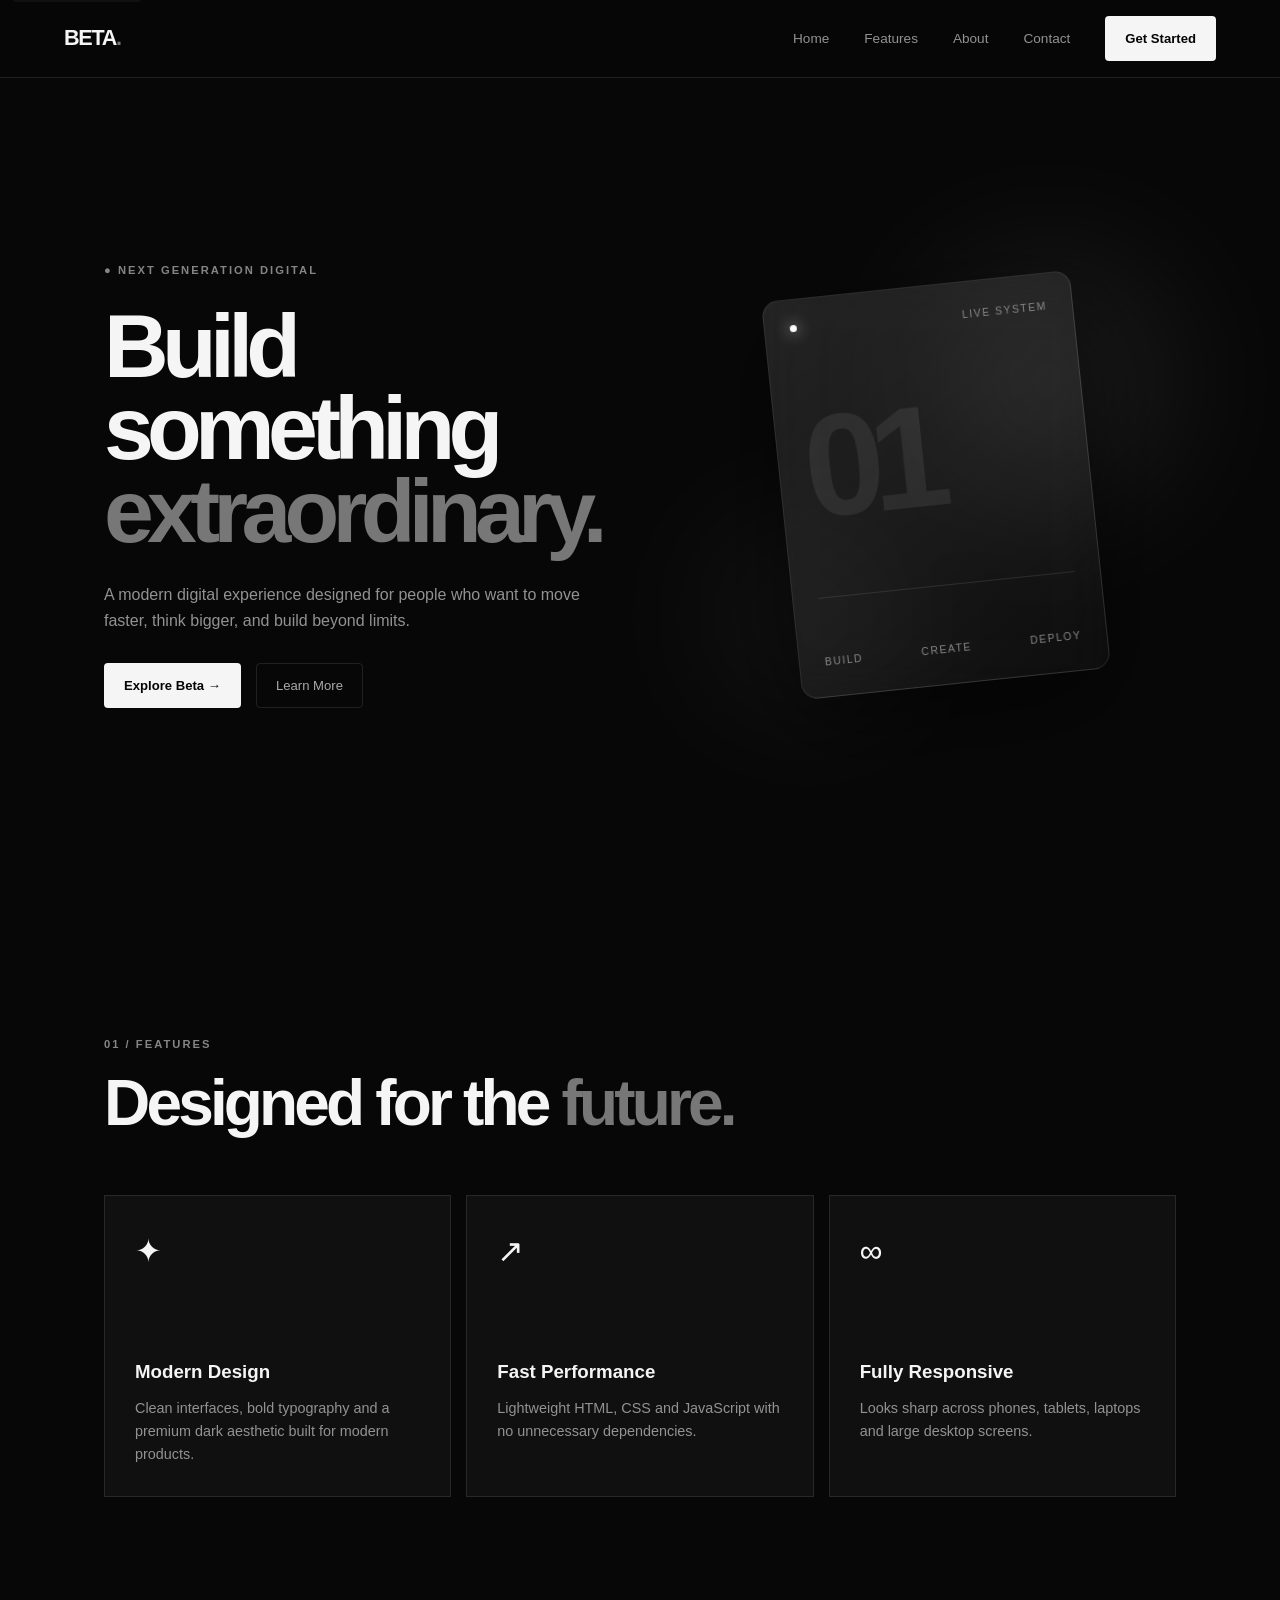
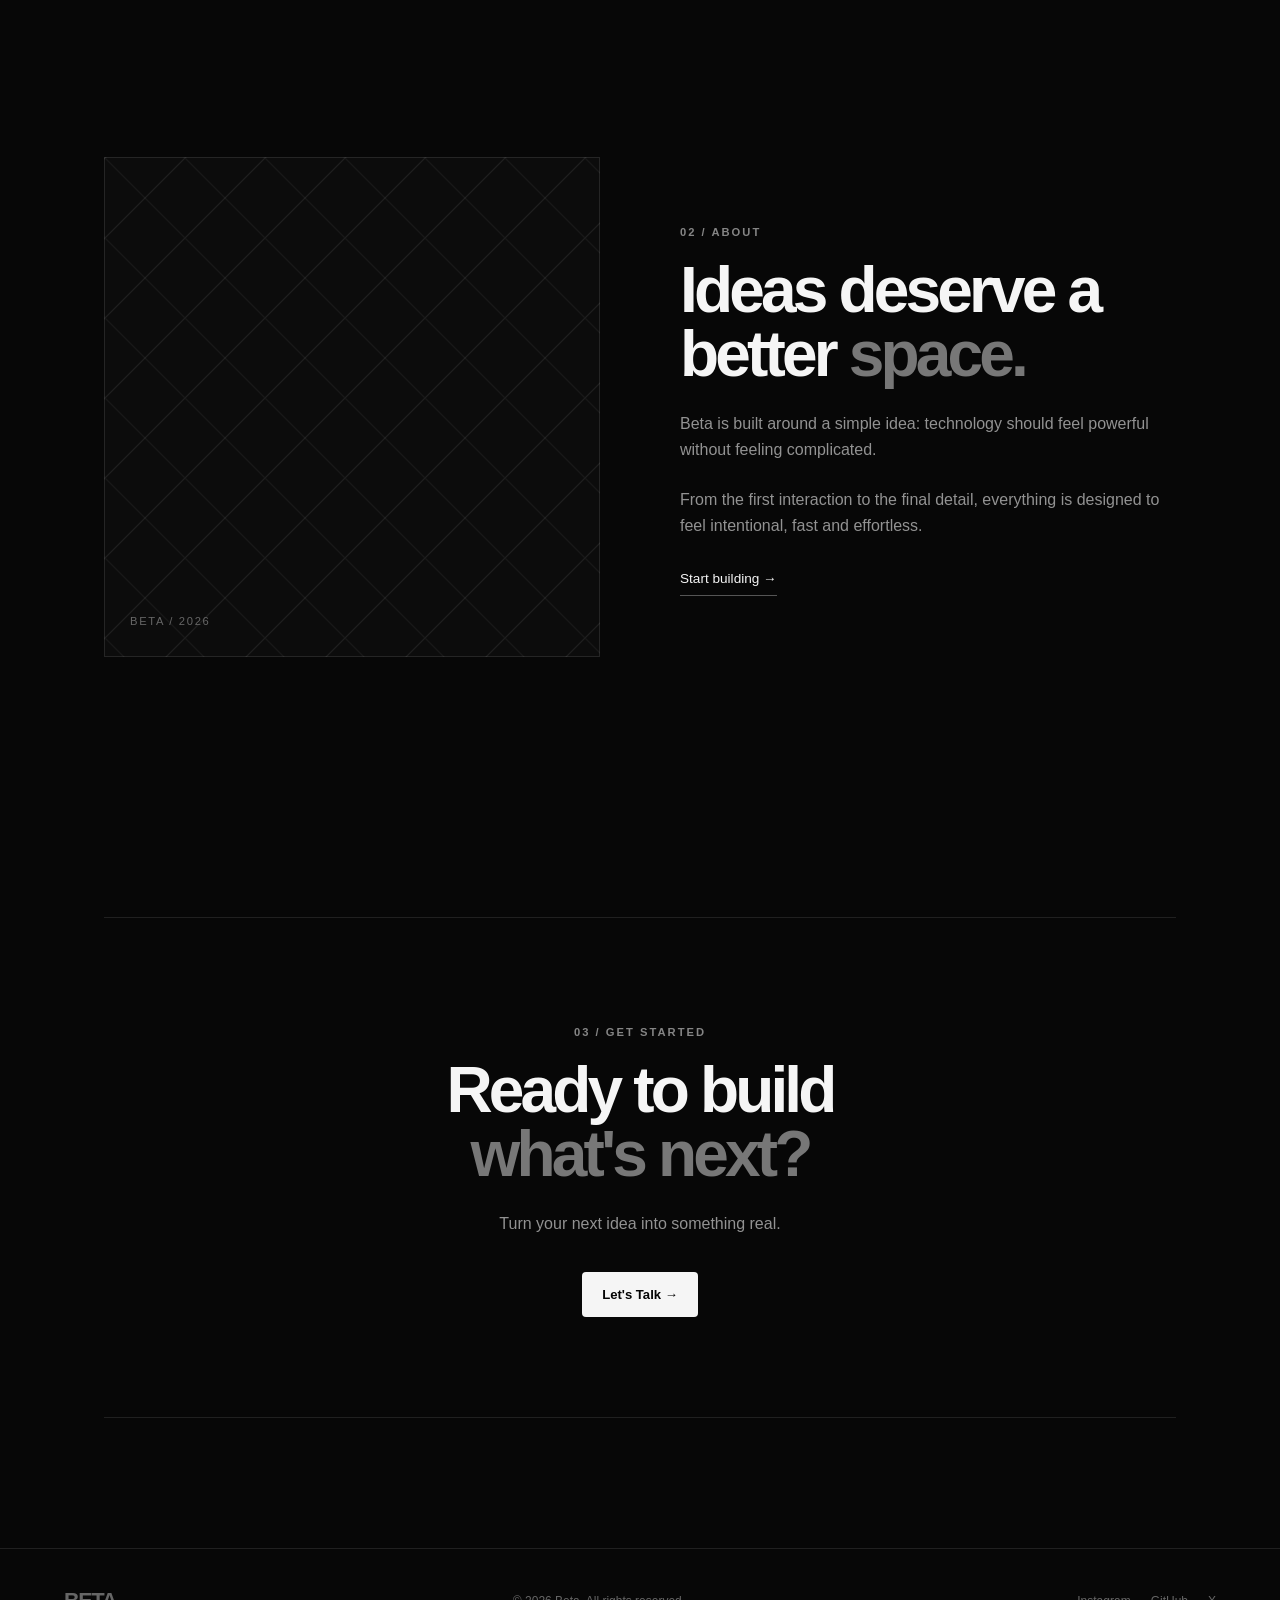
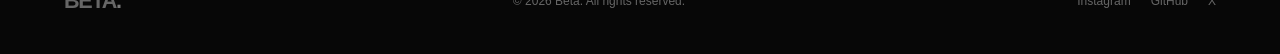
<file: index.html>
<!DOCTYPE html>
<html lang="en">
<head>
  <meta charset="UTF-8">
  <meta name="viewport" content="width=device-width, initial-scale=1.0">
  <meta name="description" content="Beta — a modern digital experience.">
  <title>Beta — Build Beyond Limits</title>
  <link rel="stylesheet" href="style.css">
</head>

<body>
  <a class="skip-link" href="#home">Skip to content</a>

  <header class="navbar">
    <a href="#" class="logo">BETA<span>.</span></a>

    <button class="menu-toggle" id="menuToggle" aria-label="Toggle menu" aria-expanded="false" aria-controls="navMenu">
      <span></span>
      <span></span>
      <span></span>
    </button>

    <nav id="navMenu" role="navigation" aria-hidden="true">
      <a href="#home">Home</a>
      <a href="#features">Features</a>
      <a href="#about">About</a>
      <a href="#contact">Contact</a>
    </nav>

    <a href="#contact" class="nav-button">Get Started</a>
  </header>

  <main>
    <section class="hero" id="home">
      <div class="hero-content">
        <div class="badge">● NEXT GENERATION DIGITAL</div>

        <h1>
          Build something
          <span>extraordinary.</span>
        </h1>

        <p>
          A modern digital experience designed for people who want
          to move faster, think bigger, and build beyond limits.
        </p>

        <div class="hero-actions">
          <a href="#features" class="primary-button">Explore Beta →</a>
          <a href="#about" class="secondary-button">Learn More</a>
        </div>
      </div>

      <div class="hero-visual">
        <div class="orb orb-one"></div>
        <div class="orb orb-two"></div>

        <div class="glass-card">
          <div class="card-top">
            <span class="status"></span>
            <span>LIVE SYSTEM</span>
          </div>

          <div class="card-number">01</div>

          <div class="card-line"></div>

          <div class="card-bottom">
            <span>BUILD</span>
            <span>CREATE</span>
            <span>DEPLOY</span>
          </div>
        </div>
      </div>
    </section>

    <section class="features section" id="features">
      <div class="section-heading">
        <span>01 / FEATURES</span>
        <h2>Designed for the <em>future.</em></h2>
      </div>

      <div class="feature-grid">
        <article class="feature-card">
          <div class="feature-icon">✦</div>
          <h3>Modern Design</h3>
          <p>
            Clean interfaces, bold typography and a premium dark
            aesthetic built for modern products.
          </p>
        </article>

        <article class="feature-card">
          <div class="feature-icon">↗</div>
          <h3>Fast Performance</h3>
          <p>
            Lightweight HTML, CSS and JavaScript with no unnecessary
            dependencies.
          </p>
        </article>

        <article class="feature-card">
          <div class="feature-icon">∞</div>
          <h3>Fully Responsive</h3>
          <p>
            Looks sharp across phones, tablets, laptops and large
            desktop screens.
          </p>
        </article>
      </div>
    </section>

    <section class="about section" id="about">
      <div class="about-image">
        <div class="about-grid"></div>
        <span>BETA / 2026</span>
      </div>

      <div class="about-content">
        <span class="section-label">02 / ABOUT</span>

        <h2>Ideas deserve a better <em>space.</em></h2>

        <p>
          Beta is built around a simple idea: technology should feel
          powerful without feeling complicated.
        </p>

        <p>
          From the first interaction to the final detail, everything
          is designed to feel intentional, fast and effortless.
        </p>

        <a href="#contact" class="text-link">Start building →</a>
      </div>
    </section>

    <section class="cta section" id="contact">
      <div class="cta-inner">
        <span class="section-label">03 / GET STARTED</span>

        <h2>Ready to build<br><em>what's next?</em></h2>

        <p>Turn your next idea into something real.</p>

        <a href="mailto:hello@example.com" class="primary-button">
          Let's Talk →
        </a>
      </div>
    </section>
  </main>

  <footer>
    <div class="footer-logo">BETA<span>.</span></div>

    <p>© <span id="year"></span> Beta. All rights reserved.</p>

    <div class="footer-links">
      <a href="#">Instagram</a>
      <a href="#">GitHub</a>
      <a href="#">X</a>
    </div>
  </footer>

  <script src="script.js"></script>
</body>
</html>
</file>
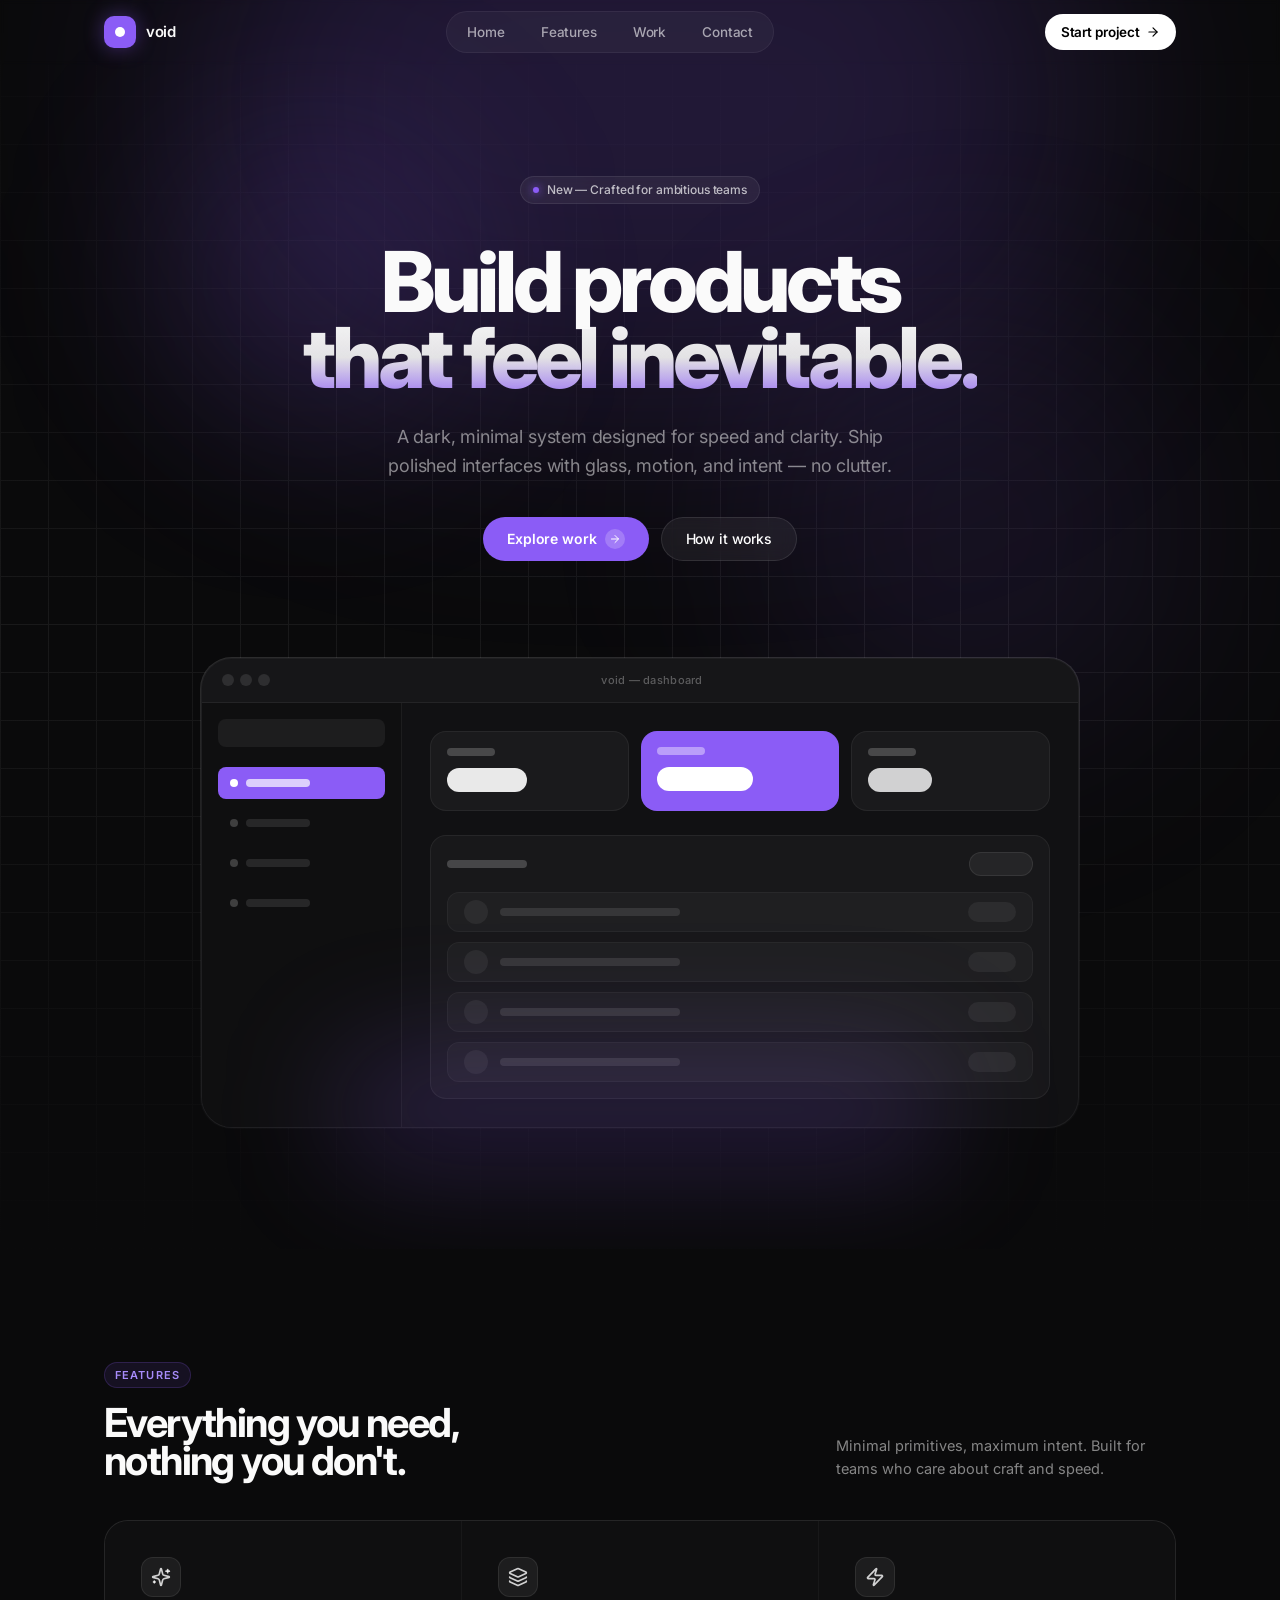
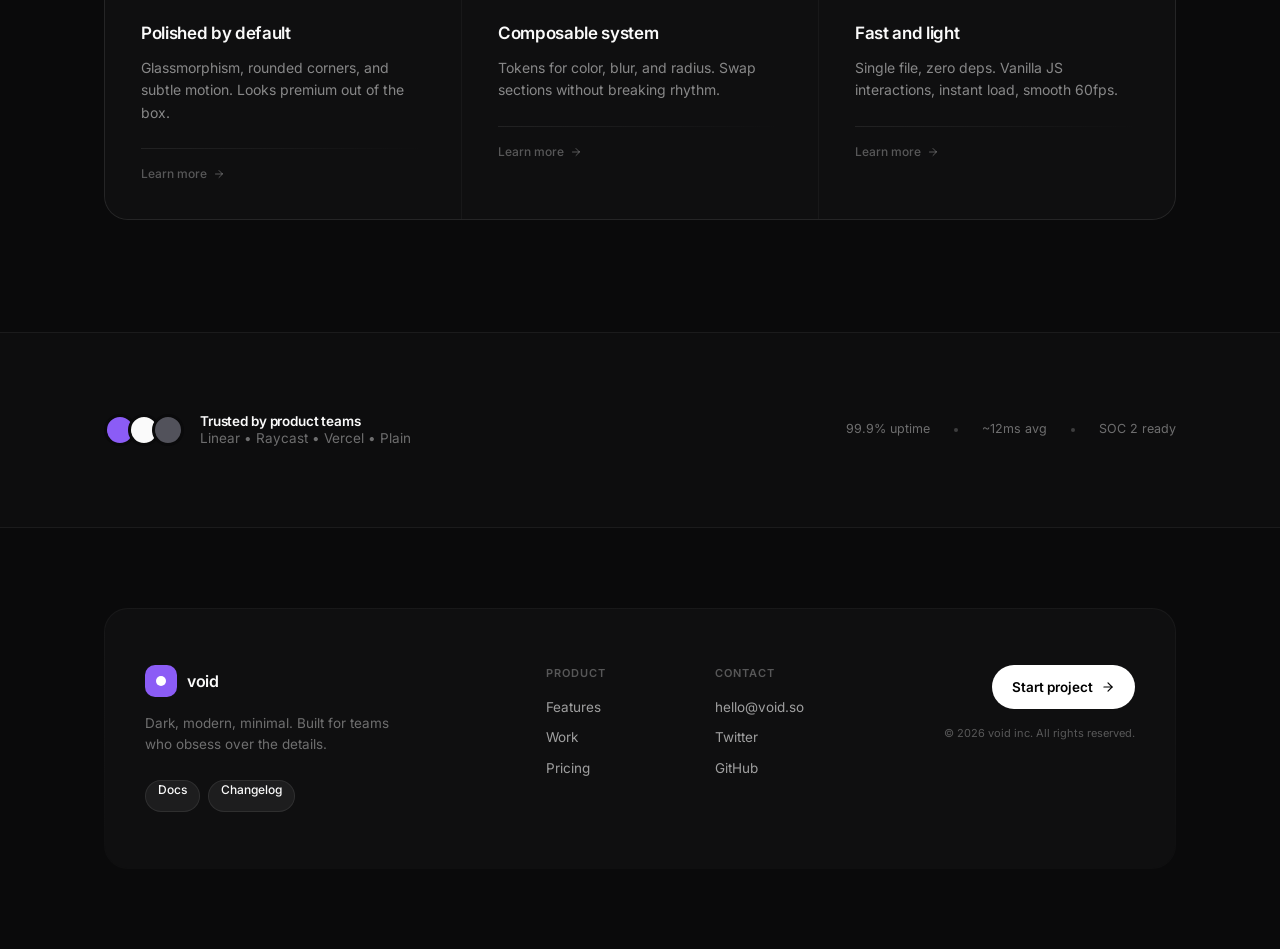
<file: dark.html>
<!DOCTYPE html>
<html lang="en">
<head>
  <meta charset="UTF-8">
  <meta name="viewport" content="width=device-width, initial-scale=1">
  <title>React Artifact</title>
  <style>*,:after,:before{--tw-border-spacing-x:0;--tw-border-spacing-y:0;--tw-translate-x:0;--tw-translate-y:0;--tw-rotate:0;--tw-skew-x:0;--tw-skew-y:0;--tw-scale-x:1;--tw-scale-y:1;--tw-pan-x: ;--tw-pan-y: ;--tw-pinch-zoom: ;--tw-scroll-snap-strictness:proximity;--tw-gradient-from-position: ;--tw-gradient-via-position: ;--tw-gradient-to-position: ;--tw-ordinal: ;--tw-slashed-zero: ;--tw-numeric-figure: ;--tw-numeric-spacing: ;--tw-numeric-fraction: ;--tw-ring-inset: ;--tw-ring-offset-width:0px;--tw-ring-offset-color:#fff;--tw-ring-color:rgba(59,130,246,.5);--tw-ring-offset-shadow:0 0 #0000;--tw-ring-shadow:0 0 #0000;--tw-shadow:0 0 #0000;--tw-shadow-colored:0 0 #0000;--tw-blur: ;--tw-brightness: ;--tw-contrast: ;--tw-grayscale: ;--tw-hue-rotate: ;--tw-invert: ;--tw-saturate: ;--tw-sepia: ;--tw-drop-shadow: ;--tw-backdrop-blur: ;--tw-backdrop-brightness: ;--tw-backdrop-contrast: ;--tw-backdrop-grayscale: ;--tw-backdrop-hue-rotate: ;--tw-backdrop-invert: ;--tw-backdrop-opacity: ;--tw-backdrop-saturate: ;--tw-backdrop-sepia: ;--tw-contain-size: ;--tw-contain-layout: ;--tw-contain-paint: ;--tw-contain-style: }::backdrop{--tw-border-spacing-x:0;--tw-border-spacing-y:0;--tw-translate-x:0;--tw-translate-y:0;--tw-rotate:0;--tw-skew-x:0;--tw-skew-y:0;--tw-scale-x:1;--tw-scale-y:1;--tw-pan-x: ;--tw-pan-y: ;--tw-pinch-zoom: ;--tw-scroll-snap-strictness:proximity;--tw-gradient-from-position: ;--tw-gradient-via-position: ;--tw-gradient-to-position: ;--tw-ordinal: ;--tw-slashed-zero: ;--tw-numeric-figure: ;--tw-numeric-spacing: ;--tw-numeric-fraction: ;--tw-ring-inset: ;--tw-ring-offset-width:0px;--tw-ring-offset-color:#fff;--tw-ring-color:rgba(59,130,246,.5);--tw-ring-offset-shadow:0 0 #0000;--tw-ring-shadow:0 0 #0000;--tw-shadow:0 0 #0000;--tw-shadow-colored:0 0 #0000;--tw-blur: ;--tw-brightness: ;--tw-contrast: ;--tw-grayscale: ;--tw-hue-rotate: ;--tw-invert: ;--tw-saturate: ;--tw-sepia: ;--tw-drop-shadow: ;--tw-backdrop-blur: ;--tw-backdrop-brightness: ;--tw-backdrop-contrast: ;--tw-backdrop-grayscale: ;--tw-backdrop-hue-rotate: ;--tw-backdrop-invert: ;--tw-backdrop-opacity: ;--tw-backdrop-saturate: ;--tw-backdrop-sepia: ;--tw-contain-size: ;--tw-contain-layout: ;--tw-contain-paint: ;--tw-contain-style: }/*! tailwindcss v3.4.18 | MIT License | https://tailwindcss.com*/*,:after,:before{box-sizing:border-box;border:0 solid #e5e7eb}:after,:before{--tw-content:""}:host,html{line-height:1.5;-webkit-text-size-adjust:100%;-moz-tab-size:4;-o-tab-size:4;tab-size:4;font-family:ui-sans-serif,system-ui,sans-serif,Apple Color Emoji,Segoe UI Emoji,Segoe UI Symbol,Noto Color Emoji;font-feature-settings:normal;font-variation-settings:normal;-webkit-tap-highlight-color:transparent}body{line-height:inherit}hr{height:0;color:inherit;border-top-width:1px}abbr:where([title]){-webkit-text-decoration:underline dotted;text-decoration:underline dotted}h1,h2,h3,h4,h5,h6{font-size:inherit;font-weight:inherit}a{color:inherit;text-decoration:inherit}b,strong{font-weight:bolder}code,kbd,pre,samp{font-family:ui-monospace,SFMono-Regular,Menlo,Monaco,Consolas,Liberation Mono,Courier New,monospace;font-feature-settings:normal;font-variation-settings:normal;font-size:1em}small{font-size:80%}sub,sup{font-size:75%;line-height:0;position:relative;vertical-align:baseline}sub{bottom:-.25em}sup{top:-.5em}table{text-indent:0;border-color:inherit;border-collapse:collapse}button,input,optgroup,select,textarea{font-family:inherit;font-feature-settings:inherit;font-variation-settings:inherit;font-size:100%;font-weight:inherit;line-height:inherit;letter-spacing:inherit;color:inherit;margin:0;padding:0}button,select{text-transform:none}button,input:where([type=button]),input:where([type=reset]),input:where([type=submit]){-webkit-appearance:button;background-color:transparent;background-image:none}:-moz-focusring{outline:auto}:-moz-ui-invalid{box-shadow:none}progress{vertical-align:baseline}::-webkit-inner-spin-button,::-webkit-outer-spin-button{height:auto}[type=search]{-webkit-appearance:textfield;outline-offset:-2px}::-webkit-search-decoration{-webkit-appearance:none}::-webkit-file-upload-button{-webkit-appearance:button;font:inherit}summary{display:list-item}blockquote,dd,dl,figure,h1,h2,h3,h4,h5,h6,hr,p,pre{margin:0}fieldset{margin:0}fieldset,legend{padding:0}menu,ol,ul{list-style:none;margin:0;padding:0}dialog{padding:0}textarea{resize:vertical}input::-moz-placeholder,textarea::-moz-placeholder{opacity:1;color:#9ca3af}input::placeholder,textarea::placeholder{opacity:1;color:#9ca3af}[role=button],button{cursor:pointer}:disabled{cursor:default}audio,canvas,embed,iframe,img,object,svg,video{display:block;vertical-align:middle}img,video{max-width:100%;height:auto}[hidden]:where(:not([hidden=until-found])){display:none}.pointer-events-none{pointer-events:none}.fixed{position:fixed}.absolute{position:absolute}.relative{position:relative}.inset-0{inset:0}.inset-x-0{left:0;right:0}.-bottom-10{bottom:-2.5rem}.-top-\[200px\]{top:-200px}.left-1\/2{left:50%}.left-\[12\%\]{left:12%}.right-\[8\%\]{right:8%}.top-0{top:0}.top-\[120px\]{top:120px}.top-\[320px\]{top:320px}.z-50{z-index:50}.mx-auto{margin-left:auto;margin-right:auto}.mb-10{margin-bottom:2.5rem}.mb-3{margin-bottom:.75rem}.mb-4{margin-bottom:1rem}.mb-6{margin-bottom:1.5rem}.ml-auto{margin-left:auto}.mt-16{margin-top:4rem}.mt-2\.5{margin-top:.625rem}.mt-4{margin-top:1rem}.mt-6{margin-top:1.5rem}.mt-8{margin-top:2rem}.mt-9{margin-top:2.25rem}.flex{display:flex}.inline-flex{display:inline-flex}.grid{display:grid}.hidden{display:none}.size-1{width:.25rem;height:.25rem}.size-1\.5{width:.375rem;height:.375rem}.size-10{width:2.5rem;height:2.5rem}.size-2{width:.5rem;height:.5rem}.size-2\.5{width:.625rem;height:.625rem}.size-3{width:.75rem;height:.75rem}.size-3\.5{width:.875rem;height:.875rem}.size-4{width:1rem;height:1rem}.size-5{width:1.25rem;height:1.25rem}.size-6{width:1.5rem;height:1.5rem}.size-8{width:2rem;height:2rem}.size-9{width:2.25rem;height:2.25rem}.h-10{height:2.5rem}.h-11{height:2.75rem}.h-12{height:3rem}.h-2{height:.5rem}.h-20{height:5rem}.h-5{height:1.25rem}.h-6{height:1.5rem}.h-7{height:1.75rem}.h-8{height:2rem}.h-9{height:2.25rem}.h-\[120px\]{height:120px}.h-\[320px\]{height:320px}.h-\[420px\]{height:420px}.h-\[44px\]{height:44px}.h-\[600px\]{height:600px}.h-\[64px\]{height:64px}.h-px{height:1px}.max-h-0{max-height:0}.max-h-\[320px\]{max-height:320px}.min-h-\[320px\]{min-height:320px}.min-h-screen{min-height:100vh}.w-12{width:3rem}.w-16{width:4rem}.w-20{width:5rem}.w-24{width:6rem}.w-\[320px\]{width:320px}.w-\[420px\]{width:420px}.w-\[70\%\]{width:70%}.w-\[900px\]{width:900px}.w-full{width:100%}.max-w-\[1120px\]{max-width:1120px}.max-w-\[140vw\]{max-width:140vw}.max-w-\[180px\]{max-width:180px}.max-w-\[260px\]{max-width:260px}.max-w-\[340px\]{max-width:340px}.max-w-\[520px\]{max-width:520px}.max-w-\[80vw\]{max-width:80vw}.max-w-\[880px\]{max-width:880px}.max-w-\[900px\]{max-width:900px}.max-w-\[90vw\]{max-width:90vw}.flex-1{flex:1 1 0%}.-translate-x-1\/2{--tw-translate-x:-50%}.-translate-x-1\/2,.translate-x-0{transform:translate(var(--tw-translate-x),var(--tw-translate-y)) rotate(var(--tw-rotate)) skewX(var(--tw-skew-x)) skewY(var(--tw-skew-y)) scaleX(var(--tw-scale-x)) scaleY(var(--tw-scale-y))}.translate-x-0{--tw-translate-x:0px}.transform{transform:translate(var(--tw-translate-x),var(--tw-translate-y)) rotate(var(--tw-rotate)) skewX(var(--tw-skew-x)) skewY(var(--tw-skew-y)) scaleX(var(--tw-scale-x)) scaleY(var(--tw-scale-y))}@keyframes pulse{50%{opacity:.5}}.animate-pulse{animation:pulse 2s cubic-bezier(.4,0,.6,1) infinite}.grid-cols-2{grid-template-columns:repeat(2,minmax(0,1fr))}.flex-col{flex-direction:column}.items-center{align-items:center}.justify-center{justify-content:center}.justify-between{justify-content:space-between}.gap-1{gap:.25rem}.gap-1\.5{gap:.375rem}.gap-10{gap:2.5rem}.gap-2{gap:.5rem}.gap-2\.5{gap:.625rem}.gap-3{gap:.75rem}.gap-4{gap:1rem}.gap-6{gap:1.5rem}.gap-8{gap:2rem}.gap-\[1px\]{gap:1px}.-space-x-2>:not([hidden])~:not([hidden]){--tw-space-x-reverse:0;margin-right:calc(-.5rem*var(--tw-space-x-reverse));margin-left:calc(-.5rem*(1 - var(--tw-space-x-reverse)))}.space-y-2>:not([hidden])~:not([hidden]){--tw-space-y-reverse:0;margin-top:calc(.5rem*(1 - var(--tw-space-y-reverse)));margin-bottom:calc(.5rem*var(--tw-space-y-reverse))}.space-y-2\.5>:not([hidden])~:not([hidden]){--tw-space-y-reverse:0;margin-top:calc(.625rem*(1 - var(--tw-space-y-reverse)));margin-bottom:calc(.625rem*var(--tw-space-y-reverse))}.space-y-3>:not([hidden])~:not([hidden]){--tw-space-y-reverse:0;margin-top:calc(.75rem*(1 - var(--tw-space-y-reverse)));margin-bottom:calc(.75rem*var(--tw-space-y-reverse))}.overflow-hidden{overflow:hidden}.overflow-x-hidden{overflow-x:hidden}.rounded{border-radius:.25rem}.rounded-\[10px\]{border-radius:10px}.rounded-\[12px\]{border-radius:12px}.rounded-\[16px\]{border-radius:16px}.rounded-\[23px\]{border-radius:23px}.rounded-\[24px\]{border-radius:24px}.rounded-full{border-radius:9999px}.rounded-lg{border-radius:.5rem}.rounded-xl{border-radius:.75rem}.border{border-width:1px}.border-\[3px\]{border-width:3px}.border-y{border-top-width:1px}.border-b,.border-y{border-bottom-width:1px}.border-r{border-right-width:1px}.border-t{border-top-width:1px}.border-\[\#0a0a0b\]{--tw-border-opacity:1;border-color:rgb(10 10 11/var(--tw-border-opacity,1))}.border-\[\#8b5cf6\]\/20{border-color:rgba(139,92,246,.2)}.border-transparent{border-color:transparent}.border-white\/\[0\.04\]{border-color:hsla(0,0%,100%,.04)}.border-white\/\[0\.06\]{border-color:hsla(0,0%,100%,.06)}.border-white\/\[0\.08\]{border-color:hsla(0,0%,100%,.08)}.border-white\/\[0\.10\]{border-color:hsla(0,0%,100%,.1)}.bg-\[\#0a0a0b\]{--tw-bg-opacity:1;background-color:rgb(10 10 11/var(--tw-bg-opacity,1))}.bg-\[\#0a0a0b\]\/70{background-color:rgba(10,10,11,.7)}.bg-\[\#0f0f10\]{--tw-bg-opacity:1;background-color:rgb(15 15 16/var(--tw-bg-opacity,1))}.bg-\[\#0f0f10\]\/95{background-color:rgba(15,15,16,.95)}.bg-\[\#111113\]{--tw-bg-opacity:1;background-color:rgb(17 17 19/var(--tw-bg-opacity,1))}.bg-\[\#8b5cf6\]{--tw-bg-opacity:1;background-color:rgb(139 92 246/var(--tw-bg-opacity,1))}.bg-\[\#8b5cf6\]\/10{background-color:rgba(139,92,246,.1)}.bg-\[\#8b5cf6\]\/20{background-color:rgba(139,92,246,.2)}.bg-\[\#8b5cf6\]\/\[0\.12\]{background-color:rgba(139,92,246,.12)}.bg-\[\#8b5cf6\]\/\[0\.18\]{background-color:rgba(139,92,246,.18)}.bg-transparent{background-color:transparent}.bg-violet-500\/\[0\.10\]{background-color:rgba(139,92,246,.1)}.bg-white{--tw-bg-opacity:1;background-color:rgb(255 255 255/var(--tw-bg-opacity,1))}.bg-white\/10{background-color:hsla(0,0%,100%,.1)}.bg-white\/20{background-color:hsla(0,0%,100%,.2)}.bg-white\/40{background-color:hsla(0,0%,100%,.4)}.bg-white\/70{background-color:hsla(0,0%,100%,.7)}.bg-white\/80{background-color:hsla(0,0%,100%,.8)}.bg-white\/90{background-color:hsla(0,0%,100%,.9)}.bg-white\/\[0\.01\]{background-color:hsla(0,0%,100%,.01)}.bg-white\/\[0\.02\]{background-color:hsla(0,0%,100%,.02)}.bg-white\/\[0\.03\]{background-color:hsla(0,0%,100%,.03)}.bg-white\/\[0\.04\]{background-color:hsla(0,0%,100%,.04)}.bg-white\/\[0\.06\]{background-color:hsla(0,0%,100%,.06)}.bg-gradient-to-b{background-image:linear-gradient(to bottom,var(--tw-gradient-stops))}.bg-gradient-to-r{background-image:linear-gradient(to right,var(--tw-gradient-stops))}.from-\[\#0a0a0b\]{--tw-gradient-from:#0a0a0b var(--tw-gradient-from-position);--tw-gradient-to:rgba(10,10,11,0) var(--tw-gradient-to-position);--tw-gradient-stops:var(--tw-gradient-from),var(--tw-gradient-to)}.from-\[\#fafafa\]{--tw-gradient-from:#fafafa var(--tw-gradient-from-position);--tw-gradient-to:hsla(0,0%,98%,0) var(--tw-gradient-to-position);--tw-gradient-stops:var(--tw-gradient-from),var(--tw-gradient-to)}.from-white\/\[0\.06\]{--tw-gradient-from:hsla(0,0%,100%,.06) var(--tw-gradient-from-position);--tw-gradient-to:hsla(0,0%,100%,0) var(--tw-gradient-to-position);--tw-gradient-stops:var(--tw-gradient-from),var(--tw-gradient-to)}.from-white\/\[0\.08\]{--tw-gradient-from:hsla(0,0%,100%,.08) var(--tw-gradient-from-position);--tw-gradient-to:hsla(0,0%,100%,0) var(--tw-gradient-to-position);--tw-gradient-stops:var(--tw-gradient-from),var(--tw-gradient-to)}.from-white\/\[0\.14\]{--tw-gradient-from:hsla(0,0%,100%,.14) var(--tw-gradient-from-position);--tw-gradient-to:hsla(0,0%,100%,0) var(--tw-gradient-to-position);--tw-gradient-stops:var(--tw-gradient-from),var(--tw-gradient-to)}.via-\[\#fafafa\]\/90{--tw-gradient-to:hsla(0,0%,98%,0) var(--tw-gradient-to-position);--tw-gradient-stops:var(--tw-gradient-from),hsla(0,0%,98%,.9) var(--tw-gradient-via-position),var(--tw-gradient-to)}.via-transparent{--tw-gradient-to:transparent var(--tw-gradient-to-position);--tw-gradient-stops:var(--tw-gradient-from),transparent var(--tw-gradient-via-position),var(--tw-gradient-to)}.to-\[\#0a0a0b\]{--tw-gradient-to:#0a0a0b var(--tw-gradient-to-position)}.to-\[\#8b5cf6\]{--tw-gradient-to:#8b5cf6 var(--tw-gradient-to-position)}.to-transparent{--tw-gradient-to:transparent var(--tw-gradient-to-position)}.to-white\/\[0\.02\]{--tw-gradient-to:hsla(0,0%,100%,.02) var(--tw-gradient-to-position)}.bg-clip-text{-webkit-background-clip:text;background-clip:text}.p-1{padding:.25rem}.p-4{padding:1rem}.p-5{padding:1.25rem}.p-8{padding:2rem}.p-\[1px\]{padding:1px}.px-2\.5{padding-left:.625rem;padding-right:.625rem}.px-3{padding-left:.75rem;padding-right:.75rem}.px-4{padding-left:1rem;padding-right:1rem}.px-5{padding-left:1.25rem;padding-right:1.25rem}.px-6{padding-left:1.5rem;padding-right:1.5rem}.px-7{padding-left:1.75rem;padding-right:1.75rem}.py-1{padding-top:.25rem;padding-bottom:.25rem}.py-1\.5{padding-top:.375rem;padding-bottom:.375rem}.py-10{padding-top:2.5rem;padding-bottom:2.5rem}.py-16{padding-top:4rem;padding-bottom:4rem}.py-20{padding-top:5rem;padding-bottom:5rem}.py-3{padding-top:.75rem;padding-bottom:.75rem}.py-6{padding-top:1.5rem;padding-bottom:1.5rem}.pb-\[88px\]{padding-bottom:88px}.pt-2{padding-top:.5rem}.pt-\[148px\]{padding-top:148px}.text-center{text-align:center}.text-\[11px\]{font-size:11px}.text-\[12\.5px\]{font-size:12.5px}.text-\[12px\]{font-size:12px}.text-\[13\.5px\]{font-size:13.5px}.text-\[13px\]{font-size:13px}.text-\[14\.5px\]{font-size:14.5px}.text-\[14px\]{font-size:14px}.text-\[15px\]{font-size:15px}.text-\[16px\]{font-size:16px}.text-\[17px\]{font-size:17px}.text-\[22px\]{font-size:22px}.text-\[32px\]{font-size:32px}.text-\[42px\]{font-size:42px}.font-\[800\]{font-weight:800}.font-bold{font-weight:700}.font-medium{font-weight:500}.font-normal{font-weight:400}.font-semibold{font-weight:600}.uppercase{text-transform:uppercase}.leading-\[0\.95\]{line-height:.95}.leading-\[0\.9\]{line-height:.9}.leading-\[1\.6\]{line-height:1.6}.leading-tight{line-height:1.25}.tracking-\[-0\.01em\]{letter-spacing:-.01em}.tracking-\[-0\.02em\]{letter-spacing:-.02em}.tracking-\[-0\.03em\]{letter-spacing:-.03em}.tracking-\[-0\.04em\]{letter-spacing:-.04em}.tracking-\[-0\.05em\]{letter-spacing:-.05em}.tracking-wide{letter-spacing:.025em}.tracking-widest{letter-spacing:.1em}.text-\[\#a78bfa\]{--tw-text-opacity:1;color:rgb(167 139 250/var(--tw-text-opacity,1))}.text-\[\#fafafa\]{--tw-text-opacity:1;color:rgb(250 250 250/var(--tw-text-opacity,1))}.text-black{--tw-text-opacity:1;color:rgb(0 0 0/var(--tw-text-opacity,1))}.text-transparent{color:transparent}.text-white{--tw-text-opacity:1;color:rgb(255 255 255/var(--tw-text-opacity,1))}.text-white\/20{color:hsla(0,0%,100%,.2)}.text-white\/30{color:hsla(0,0%,100%,.3)}.text-white\/40{color:hsla(0,0%,100%,.4)}.text-white\/50{color:hsla(0,0%,100%,.5)}.text-white\/60{color:hsla(0,0%,100%,.6)}.text-white\/70{color:hsla(0,0%,100%,.7)}.text-white\/80{color:hsla(0,0%,100%,.8)}.text-white\/90{color:hsla(0,0%,100%,.9)}.antialiased{-webkit-font-smoothing:antialiased;-moz-osx-font-smoothing:grayscale}.opacity-0{opacity:0}.opacity-100{opacity:1}.opacity-\[0\.06\]{opacity:.06}.shadow-\[0_0_20px_rgba\(139\2c 92\2c 246\2c 0\.4\)\]{--tw-shadow:0 0 20px rgba(139,92,246,.4);--tw-shadow-colored:0 0 20px var(--tw-shadow-color)}.shadow-\[0_0_20px_rgba\(139\2c 92\2c 246\2c 0\.4\)\],.shadow-\[0_0_8px_\#8b5cf6\]{box-shadow:var(--tw-ring-offset-shadow,0 0 #0000),var(--tw-ring-shadow,0 0 #0000),var(--tw-shadow)}.shadow-\[0_0_8px_\#8b5cf6\]{--tw-shadow:0 0 8px #8b5cf6;--tw-shadow-colored:0 0 8px var(--tw-shadow-color)}.shadow-\[0_8px_32px_rgba\(0\2c 0\2c 0\2c 0\.4\)\]{--tw-shadow:0 8px 32px rgba(0,0,0,.4);--tw-shadow-colored:0 8px 32px var(--tw-shadow-color);box-shadow:var(--tw-ring-offset-shadow,0 0 #0000),var(--tw-ring-shadow,0 0 #0000),var(--tw-shadow)}.blur{--tw-blur:blur(8px)}.blur,.blur-\[110px\]{filter:var(--tw-blur) var(--tw-brightness) var(--tw-contrast) var(--tw-grayscale) var(--tw-hue-rotate) var(--tw-invert) var(--tw-saturate) var(--tw-sepia) var(--tw-drop-shadow)}.blur-\[110px\]{--tw-blur:blur(110px)}.blur-\[120px\]{--tw-blur:blur(120px)}.blur-\[120px\],.blur-\[60px\]{filter:var(--tw-blur) var(--tw-brightness) var(--tw-contrast) var(--tw-grayscale) var(--tw-hue-rotate) var(--tw-invert) var(--tw-saturate) var(--tw-sepia) var(--tw-drop-shadow)}.blur-\[60px\]{--tw-blur:blur(60px)}.blur-\[90px\]{--tw-blur:blur(90px);filter:var(--tw-blur) var(--tw-brightness) var(--tw-contrast) var(--tw-grayscale) var(--tw-hue-rotate) var(--tw-invert) var(--tw-saturate) var(--tw-sepia) var(--tw-drop-shadow)}.backdrop-blur{--tw-backdrop-blur:blur(8px)}.backdrop-blur,.backdrop-blur-2xl{backdrop-filter:var(--tw-backdrop-blur) var(--tw-backdrop-brightness) var(--tw-backdrop-contrast) var(--tw-backdrop-grayscale) var(--tw-backdrop-hue-rotate) var(--tw-backdrop-invert) var(--tw-backdrop-opacity) var(--tw-backdrop-saturate) var(--tw-backdrop-sepia)}.backdrop-blur-2xl{--tw-backdrop-blur:blur(40px)}.backdrop-blur-\[2px\]{--tw-backdrop-blur:blur(2px);backdrop-filter:var(--tw-backdrop-blur) var(--tw-backdrop-brightness) var(--tw-backdrop-contrast) var(--tw-backdrop-grayscale) var(--tw-backdrop-hue-rotate) var(--tw-backdrop-invert) var(--tw-backdrop-opacity) var(--tw-backdrop-saturate) var(--tw-backdrop-sepia)}.transition{transition-property:color,background-color,border-color,text-decoration-color,fill,stroke,opacity,box-shadow,transform,filter,backdrop-filter;transition-timing-function:cubic-bezier(.4,0,.2,1);transition-duration:.15s}.transition-all{transition-property:all;transition-timing-function:cubic-bezier(.4,0,.2,1);transition-duration:.15s}.transition-colors{transition-property:color,background-color,border-color,text-decoration-color,fill,stroke;transition-timing-function:cubic-bezier(.4,0,.2,1);transition-duration:.15s}.transition-shadow{transition-property:box-shadow;transition-timing-function:cubic-bezier(.4,0,.2,1);transition-duration:.15s}.transition-transform{transition-property:transform;transition-timing-function:cubic-bezier(.4,0,.2,1);transition-duration:.15s}.duration-300{transition-duration:.3s}.duration-500{transition-duration:.5s}.ease-\[cubic-bezier\(0\.22\2c 1\2c 0\.36\2c 1\)\]{transition-timing-function:cubic-bezier(.22,1,.36,1)}#root,body,html{min-height:100%}body{margin:0;font-family:Inter,ui-sans-serif,system-ui,-apple-system,BlinkMacSystemFont,Segoe UI,sans-serif}[role=button]:not([aria-disabled=true]),button:not(:disabled),label[for],select:not(:disabled),summary{cursor:pointer}.selection\:bg-\[\#8b5cf6\]\/30 ::-moz-selection{background-color:rgba(139,92,246,.3)}.selection\:bg-\[\#8b5cf6\]\/30 ::selection{background-color:rgba(139,92,246,.3)}.selection\:text-white ::-moz-selection{--tw-text-opacity:1;color:rgb(255 255 255/var(--tw-text-opacity,1))}.selection\:text-white ::selection{--tw-text-opacity:1;color:rgb(255 255 255/var(--tw-text-opacity,1))}.selection\:bg-\[\#8b5cf6\]\/30::-moz-selection{background-color:rgba(139,92,246,.3)}.selection\:bg-\[\#8b5cf6\]\/30::selection{background-color:rgba(139,92,246,.3)}.selection\:text-white::-moz-selection{--tw-text-opacity:1;color:rgb(255 255 255/var(--tw-text-opacity,1))}.selection\:text-white::selection{--tw-text-opacity:1;color:rgb(255 255 255/var(--tw-text-opacity,1))}.last\:border-0:last-child{border-width:0}.hover\:border-white\/\[0\.14\]:hover{border-color:hsla(0,0%,100%,.14)}.hover\:bg-\[\#131316\]:hover{--tw-bg-opacity:1;background-color:rgb(19 19 22/var(--tw-bg-opacity,1))}.hover\:bg-\[\#7c3aed\]:hover{--tw-bg-opacity:1;background-color:rgb(124 58 237/var(--tw-bg-opacity,1))}.hover\:bg-\[\#7c4bf0\]:hover{--tw-bg-opacity:1;background-color:rgb(124 75 240/var(--tw-bg-opacity,1))}.hover\:bg-white\/90:hover{background-color:hsla(0,0%,100%,.9)}.hover\:bg-white\/\[0\.06\]:hover{background-color:hsla(0,0%,100%,.06)}.hover\:bg-white\/\[0\.10\]:hover{background-color:hsla(0,0%,100%,.1)}.hover\:text-white:hover{--tw-text-opacity:1;color:rgb(255 255 255/var(--tw-text-opacity,1))}.hover\:shadow-\[0_8px_24px_rgba\(139\2c 92\2c 246\2c 0\.35\)\]:hover{--tw-shadow:0 8px 24px rgba(139,92,246,.35);--tw-shadow-colored:0 8px 24px var(--tw-shadow-color);box-shadow:var(--tw-ring-offset-shadow,0 0 #0000),var(--tw-ring-shadow,0 0 #0000),var(--tw-shadow)}.active\:scale-\[0\.98\]:active{--tw-scale-x:0.98;--tw-scale-y:0.98}.active\:scale-\[0\.98\]:active,.group:hover .group-hover\:translate-x-0\.5{transform:translate(var(--tw-translate-x),var(--tw-translate-y)) rotate(var(--tw-rotate)) skewX(var(--tw-skew-x)) skewY(var(--tw-skew-y)) scaleX(var(--tw-scale-x)) scaleY(var(--tw-scale-y))}.group:hover .group-hover\:translate-x-0\.5{--tw-translate-x:0.125rem}.group:hover .group-hover\:border-\[\#8b5cf6\]\/30{border-color:rgba(139,92,246,.3)}.group:hover .group-hover\:bg-\[\#8b5cf6\]\/20{background-color:rgba(139,92,246,.2)}.group:hover .group-hover\:bg-white\/30{background-color:hsla(0,0%,100%,.3)}.group:hover .group-hover\:text-white{--tw-text-opacity:1;color:rgb(255 255 255/var(--tw-text-opacity,1))}.group:hover .group-hover\:text-white\/60{color:hsla(0,0%,100%,.6)}.group:hover .group-hover\:shadow-\[0_0_28px_rgba\(139\2c 92\2c 246\2c 0\.6\)\]{--tw-shadow:0 0 28px rgba(139,92,246,.6);--tw-shadow-colored:0 0 28px var(--tw-shadow-color);box-shadow:var(--tw-ring-offset-shadow,0 0 #0000),var(--tw-ring-shadow,0 0 #0000),var(--tw-shadow)}@media (min-width:640px){.sm\:block{display:block}.sm\:flex-row{flex-direction:row}}@media (min-width:768px){.md\:mt-10{margin-top:2.5rem}.md\:mt-24{margin-top:6rem}.md\:mt-7{margin-top:1.75rem}.md\:block{display:block}.md\:flex{display:flex}.md\:hidden{display:none}.md\:grid-cols-3{grid-template-columns:repeat(3,minmax(0,1fr))}.md\:grid-cols-\[200px_1fr\]{grid-template-columns:200px 1fr}.md\:flex-row{flex-direction:row}.md\:items-end{align-items:flex-end}.md\:gap-20{gap:5rem}.md\:rounded-\[31px\]{border-radius:31px}.md\:rounded-\[32px\]{border-radius:32px}.md\:p-7{padding:1.75rem}.md\:p-9{padding:2.25rem}.md\:px-10{padding-left:2.5rem;padding-right:2.5rem}.md\:py-14{padding-top:3.5rem;padding-bottom:3.5rem}.md\:py-20{padding-top:5rem;padding-bottom:5rem}.md\:py-28{padding-top:7rem;padding-bottom:7rem}.md\:pb-\[120px\]{padding-bottom:120px}.md\:pt-\[176px\]{padding-top:176px}.md\:text-right{text-align:right}.md\:text-\[18px\]{font-size:18px}.md\:text-\[40px\]{font-size:40px}.md\:text-\[84px\]{font-size:84px}}</style>
</head>
<body>
  <div id="root"></div>
  
  <script type="module">var ef=Object.create;var{getPrototypeOf:tf,defineProperty:Bl,getOwnPropertyNames:nf}=Object;var rf=Object.prototype.hasOwnProperty;var Ue=(e,t,n)=>{n=e!=null?ef(tf(e)):{};let r=t||!e||!e.__esModule?Bl(n,"default",{value:e,enumerable:!0}):n;for(let l of nf(e))if(!rf.call(r,l))Bl(r,l,{get:()=>e[l],enumerable:!0});return r};var vr=(e,t)=>()=>(t||e((t={exports:{}}).exports,t),t.exports);var lf=(e,t)=>{for(var n in t)Bl(e,n,{get:t[n],enumerable:!0,configurable:!0,set:(r)=>t[n]=()=>r})};var uf=(e,t)=>()=>(e&&(t=e(e=0)),t);var St=vr((Ef)=>{var vn=Symbol.for("react.element"),of=Symbol.for("react.portal"),af=Symbol.for("react.fragment"),sf=Symbol.for("react.strict_mode"),cf=Symbol.for("react.profiler"),ff=Symbol.for("react.provider"),df=Symbol.for("react.context"),pf=Symbol.for("react.forward_ref"),mf=Symbol.for("react.suspense"),vf=Symbol.for("react.memo"),hf=Symbol.for("react.lazy"),si=Symbol.iterator;function yf(e){if(e===null||typeof e!=="object")return null;return e=si&&e[si]||e["@@iterator"],typeof e==="function"?e:null}var di={isMounted:function(){return!1},enqueueForceUpdate:function(){},enqueueReplaceState:function(){},enqueueSetState:function(){}},pi=Object.assign,mi={};function Ot(e,t,n){this.props=e,this.context=t,this.refs=mi,this.updater=n||di}Ot.prototype.isReactComponent={};Ot.prototype.setState=function(e,t){if(typeof e!=="object"&&typeof e!=="function"&&e!=null)throw Error("setState(...): takes an object of state variables to update or a function which returns an object of state variables.");this.updater.enqueueSetState(this,e,t,"setState")};Ot.prototype.forceUpdate=function(e){this.updater.enqueueForceUpdate(this,e,"forceUpdate")};function vi(){}vi.prototype=Ot.prototype;function Hl(e,t,n){this.props=e,this.context=t,this.refs=mi,this.updater=n||di}var Ql=Hl.prototype=new vi;Ql.constructor=Hl;pi(Ql,Ot.prototype);Ql.isPureReactComponent=!0;var ci=Array.isArray,hi=Object.prototype.hasOwnProperty,Al={current:null},yi={key:!0,ref:!0,__self:!0,__source:!0};function gi(e,t,n){var r,l={},u=null,o=null;if(t!=null)for(r in t.ref!==void 0&&(o=t.ref),t.key!==void 0&&(u=""+t.key),t)hi.call(t,r)&&!yi.hasOwnProperty(r)&&(l[r]=t[r]);var i=arguments.length-2;if(i===1)l.children=n;else if(1<i){for(var a=Array(i),c=0;c<i;c++)a[c]=arguments[c+2];l.children=a}if(e&&e.defaultProps)for(r in i=e.defaultProps,i)l[r]===void 0&&(l[r]=i[r]);return{$$typeof:vn,type:e,key:u,ref:o,props:l,_owner:Al.current}}function gf(e,t){return{$$typeof:vn,type:e.type,key:t,ref:e.ref,props:e.props,_owner:e._owner}}function Wl(e){return typeof e==="object"&&e!==null&&e.$$typeof===vn}function Sf(e){var t={"=":"=0",":":"=2"};return"$"+e.replace(/[=:]/g,function(n){return t[n]})}var fi=/\/+/g;function $l(e,t){return typeof e==="object"&&e!==null&&e.key!=null?Sf(""+e.key):t.toString(36)}function yr(e,t,n,r,l){var u=typeof e;if(u==="undefined"||u==="boolean")e=null;var o=!1;if(e===null)o=!0;else switch(u){case"string":case"number":o=!0;break;case"object":switch(e.$$typeof){case vn:case of:o=!0}}if(o)return o=e,l=l(o),e=r===""?"."+$l(o,0):r,ci(l)?(n="",e!=null&&(n=e.replace(fi,"$&/")+"/"),yr(l,t,n,"",function(c){return c})):l!=null&&(Wl(l)&&(l=gf(l,n+(!l.key||o&&o.key===l.key?"":(""+l.key).replace(fi,"$&/")+"/")+e)),t.push(l)),1;if(o=0,r=r===""?".":r+":",ci(e))for(var i=0;i<e.length;i++){u=e[i];var a=r+$l(u,i);o+=yr(u,t,n,a,l)}else if(a=yf(e),typeof a==="function")for(e=a.call(e),i=0;!(u=e.next()).done;)u=u.value,a=r+$l(u,i++),o+=yr(u,t,n,a,l);else if(u==="object")throw t=String(e),Error("Objects are not valid as a React child (found: "+(t==="[object Object]"?"object with keys {"+Object.keys(e).join(", ")+"}":t)+"). If you meant to render a collection of children, use an array instead.");return o}function hr(e,t,n){if(e==null)return e;var r=[],l=0;return yr(e,r,"","",function(u){return t.call(n,u,l++)}),r}function wf(e){if(e._status===-1){var t=e._result;t=t(),t.then(function(n){if(e._status===0||e._status===-1)e._status=1,e._result=n},function(n){if(e._status===0||e._status===-1)e._status=2,e._result=n}),e._status===-1&&(e._status=0,e._result=t)}if(e._status===1)return e._result.default;throw e._result}var ne={current:null},gr={transition:null},kf={ReactCurrentDispatcher:ne,ReactCurrentBatchConfig:gr,ReactCurrentOwner:Al};function Si(){throw Error("act(...) is not supported in production builds of React.")}Ef.Children={map:hr,forEach:function(e,t,n){hr(e,function(){t.apply(this,arguments)},n)},count:function(e){var t=0;return hr(e,function(){t++}),t},toArray:function(e){return hr(e,function(t){return t})||[]},only:function(e){if(!Wl(e))throw Error("React.Children.only expected to receive a single React element child.");return e}};Ef.Component=Ot;Ef.Fragment=af;Ef.Profiler=cf;Ef.PureComponent=Hl;Ef.StrictMode=sf;Ef.Suspense=mf;Ef.__SECRET_INTERNALS_DO_NOT_USE_OR_YOU_WILL_BE_FIRED=kf;Ef.act=Si;Ef.cloneElement=function(e,t,n){if(e===null||e===void 0)throw Error("React.cloneElement(...): The argument must be a React element, but you passed "+e+".");var r=pi({},e.props),l=e.key,u=e.ref,o=e._owner;if(t!=null){if(t.ref!==void 0&&(u=t.ref,o=Al.current),t.key!==void 0&&(l=""+t.key),e.type&&e.type.defaultProps)var i=e.type.defaultProps;for(a in t)hi.call(t,a)&&!yi.hasOwnProperty(a)&&(r[a]=t[a]===void 0&&i!==void 0?i[a]:t[a])}var a=arguments.length-2;if(a===1)r.children=n;else if(1<a){i=Array(a);for(var c=0;c<a;c++)i[c]=arguments[c+2];r.children=i}return{$$typeof:vn,type:e.type,key:l,ref:u,props:r,_owner:o}};Ef.createContext=function(e){return e={$$typeof:df,_currentValue:e,_currentValue2:e,_threadCount:0,Provider:null,Consumer:null,_defaultValue:null,_globalName:null},e.Provider={$$typeof:ff,_context:e},e.Consumer=e};Ef.createElement=gi;Ef.createFactory=function(e){var t=gi.bind(null,e);return t.type=e,t};Ef.createRef=function(){return{current:null}};Ef.forwardRef=function(e){return{$$typeof:pf,render:e}};Ef.isValidElement=Wl;Ef.lazy=function(e){return{$$typeof:hf,_payload:{_status:-1,_result:e},_init:wf}};Ef.memo=function(e,t){return{$$typeof:vf,type:e,compare:t===void 0?null:t}};Ef.startTransition=function(e){var t=gr.transition;gr.transition={};try{e()}finally{gr.transition=t}};Ef.unstable_act=Si;Ef.useCallback=function(e,t){return ne.current.useCallback(e,t)};Ef.useContext=function(e){return ne.current.useContext(e)};Ef.useDebugValue=function(){};Ef.useDeferredValue=function(e){return ne.current.useDeferredValue(e)};Ef.useEffect=function(e,t){return ne.current.useEffect(e,t)};Ef.useId=function(){return ne.current.useId()};Ef.useImperativeHandle=function(e,t,n){return ne.current.useImperativeHandle(e,t,n)};Ef.useInsertionEffect=function(e,t){return ne.current.useInsertionEffect(e,t)};Ef.useLayoutEffect=function(e,t){return ne.current.useLayoutEffect(e,t)};Ef.useMemo=function(e,t){return ne.current.useMemo(e,t)};Ef.useReducer=function(e,t,n){return ne.current.useReducer(e,t,n)};Ef.useRef=function(e){return ne.current.useRef(e)};Ef.useState=function(e){return ne.current.useState(e)};Ef.useSyncExternalStore=function(e,t,n){return ne.current.useSyncExternalStore(e,t,n)};Ef.useTransition=function(){return ne.current.useTransition()};Ef.version="18.3.1"});var Ni=vr((od)=>{function Yl(e,t){var n=e.length;e.push(t);e:for(;0<n;){var r=n-1>>>1,l=e[r];if(0<Sr(l,t))e[r]=t,e[n]=l,n=r;else break e}}function Ce(e){return e.length===0?null:e[0]}function Cr(e){if(e.length===0)return null;var t=e[0],n=e.pop();if(n!==t){e[0]=n;e:for(var r=0,l=e.length,u=l>>>1;r<u;){var o=2*(r+1)-1,i=e[o],a=o+1,c=e[a];if(0>Sr(i,n))a<l&&0>Sr(c,i)?(e[r]=c,e[a]=n,r=a):(e[r]=i,e[o]=n,r=o);else if(a<l&&0>Sr(c,n))e[r]=c,e[a]=n,r=a;else break e}}return t}function Sr(e,t){var n=e.sortIndex-t.sortIndex;return n!==0?n:e.id-t.id}if(typeof performance==="object"&&typeof performance.now==="function")Xl=performance,od.unstable_now=function(){return Xl.now()};else wr=Date,Gl=wr.now(),od.unstable_now=function(){return wr.now()-Gl};var Xl,wr,Gl,Re=[],Je=[],ud=1,ve=null,q=3,_r=!1,wt=!1,yn=!1,ki=typeof setTimeout==="function"?setTimeout:null,Ei=typeof clearTimeout==="function"?clearTimeout:null,wi=typeof setImmediate<"u"?setImmediate:null;typeof navigator<"u"&&navigator.scheduling!==void 0&&navigator.scheduling.isInputPending!==void 0&&navigator.scheduling.isInputPending.bind(navigator.scheduling);function Zl(e){for(var t=Ce(Je);t!==null;){if(t.callback===null)Cr(Je);else if(t.startTime<=e)Cr(Je),t.sortIndex=t.expirationTime,Yl(Re,t);else break;t=Ce(Je)}}function ql(e){if(yn=!1,Zl(e),!wt)if(Ce(Re)!==null)wt=!0,bl(jl);else{var t=Ce(Je);t!==null&&eu(ql,t.startTime-e)}}function jl(e,t){wt=!1,yn&&(yn=!1,Ei(gn),gn=-1),_r=!0;var n=q;try{Zl(t);for(ve=Ce(Re);ve!==null&&(!(ve.expirationTime>t)||e&&!Pi());){var r=ve.callback;if(typeof r==="function"){ve.callback=null,q=ve.priorityLevel;var l=r(ve.expirationTime<=t);t=od.unstable_now(),typeof l==="function"?ve.callback=l:ve===Ce(Re)&&Cr(Re),Zl(t)}else Cr(Re);ve=Ce(Re)}if(ve!==null)var u=!0;else{var o=Ce(Je);o!==null&&eu(ql,o.startTime-t),u=!1}return u}finally{ve=null,q=n,_r=!1}}var Pr=!1,kr=null,gn=-1,Ci=5,_i=-1;function Pi(){return od.unstable_now()-_i<Ci?!1:!0}function Kl(){if(kr!==null){var e=od.unstable_now();_i=e;var t=!0;try{t=kr(!0,e)}finally{t?hn():(Pr=!1,kr=null)}}else Pr=!1}var hn;if(typeof wi==="function")hn=function(){wi(Kl)};else if(typeof MessageChannel<"u")Er=new MessageChannel,Jl=Er.port2,Er.port1.onmessage=Kl,hn=function(){Jl.postMessage(null)};else hn=function(){ki(Kl,0)};var Er,Jl;function bl(e){kr=e,Pr||(Pr=!0,hn())}function eu(e,t){gn=ki(function(){e(od.unstable_now())},t)}od.unstable_IdlePriority=5;od.unstable_ImmediatePriority=1;od.unstable_LowPriority=4;od.unstable_NormalPriority=3;od.unstable_Profiling=null;od.unstable_UserBlockingPriority=2;od.unstable_cancelCallback=function(e){e.callback=null};od.unstable_continueExecution=function(){wt||_r||(wt=!0,bl(jl))};od.unstable_forceFrameRate=function(e){0>e||125<e?console.error("forceFrameRate takes a positive int between 0 and 125, forcing frame rates higher than 125 fps is not supported"):Ci=0<e?Math.floor(1000/e):5};od.unstable_getCurrentPriorityLevel=function(){return q};od.unstable_getFirstCallbackNode=function(){return Ce(Re)};od.unstable_next=function(e){switch(q){case 1:case 2:case 3:var t=3;break;default:t=q}var n=q;q=t;try{return e()}finally{q=n}};od.unstable_pauseExecution=function(){};od.unstable_requestPaint=function(){};od.unstable_runWithPriority=function(e,t){switch(e){case 1:case 2:case 3:case 4:case 5:break;default:e=3}var n=q;q=e;try{return t()}finally{q=n}};od.unstable_scheduleCallback=function(e,t,n){var r=od.unstable_now();switch(typeof n==="object"&&n!==null?(n=n.delay,n=typeof n==="number"&&0<n?r+n:r):n=r,e){case 1:var l=-1;break;case 2:l=250;break;case 5:l=1073741823;break;case 4:l=1e4;break;default:l=5000}return l=n+l,e={id:ud++,callback:t,priorityLevel:e,startTime:n,expirationTime:l,sortIndex:-1},n>r?(e.sortIndex=n,Yl(Je,e),Ce(Re)===null&&e===Ce(Je)&&(yn?(Ei(gn),gn=-1):yn=!0,eu(ql,n-r))):(e.sortIndex=l,Yl(Re,e),wt||_r||(wt=!0,bl(jl))),e};od.unstable_shouldYield=Pi;od.unstable_wrapCallback=function(e){var t=q;return function(){var n=q;q=t;try{return e.apply(this,arguments)}finally{q=n}}}});var ii={};lf(ii,{version:()=>$c,unstable_renderSubtreeIntoContainer:()=>Bc,unstable_batchedUpdates:()=>Vc,unmountComponentAtNode:()=>Uc,render:()=>Oc,hydrateRoot:()=>Dc,hydrate:()=>Mc,flushSync:()=>Fc,findDOMNode:()=>Ic,createRoot:()=>Rc,createPortal:()=>Lc,__SECRET_INTERNALS_DO_NOT_USE_OR_YOU_WILL_BE_FIRED:()=>Tc});function h(e){for(var t="https://reactjs.org/docs/error-decoder.html?invariant="+e,n=1;n<arguments.length;n++)t+="&args[]="+encodeURIComponent(arguments[n]);return"Minified React error #"+e+"; visit "+t+" for the full message or use the non-minified dev environment for full errors and additional helpful warnings."}function Mt(e,t){ln(e,t),ln(e+"Capture",t)}function ln(e,t){An[e]=t;for(e=0;e<t.length;e++)Ia.add(t[e])}function Nd(e){if(Eu.call(xi,e))return!0;if(Eu.call(zi,e))return!1;if(Pd.test(e))return xi[e]=!0;return zi[e]=!0,!1}function zd(e,t,n,r){if(n!==null&&n.type===0)return!1;switch(typeof t){case"function":case"symbol":return!0;case"boolean":if(r)return!1;if(n!==null)return!n.acceptsBooleans;return e=e.toLowerCase().slice(0,5),e!=="data-"&&e!=="aria-";default:return!1}}function xd(e,t,n,r){if(t===null||typeof t>"u"||zd(e,t,n,r))return!0;if(r)return!1;if(n!==null)switch(n.type){case 3:return!t;case 4:return t===!1;case 5:return isNaN(t);case 6:return isNaN(t)||1>t}return!1}function ue(e,t,n,r,l,u,o){this.acceptsBooleans=t===2||t===3||t===4,this.attributeName=r,this.attributeNamespace=l,this.mustUseProperty=n,this.propertyName=e,this.type=t,this.sanitizeURL=u,this.removeEmptyString=o}function go(e){return e[1].toUpperCase()}function So(e,t,n,r){var l=J.hasOwnProperty(t)?J[t]:null;if(l!==null?l.type!==0:r||!(2<t.length)||t[0]!=="o"&&t[0]!=="O"||t[1]!=="n"&&t[1]!=="N")xd(t,n,l,r)&&(n=null),r||l===null?Nd(t)&&(n===null?e.removeAttribute(t):e.setAttribute(t,""+n)):l.mustUseProperty?e[l.propertyName]=n===null?l.type===3?!1:"":n:(t=l.attributeName,r=l.attributeNamespace,n===null?e.removeAttribute(t):(l=l.type,n=l===3||l===4&&n===!0?"":""+n,r?e.setAttributeNS(r,t,n):e.setAttribute(t,n)))}function Sn(e){if(e===null||typeof e!=="object")return null;return e=Ti&&e[Ti]||e["@@iterator"],typeof e==="function"?e:null}function Nn(e){if(tu===void 0)try{throw Error()}catch(n){var t=n.stack.trim().match(/\n( *(at )?)/);tu=t&&t[1]||""}return`
`+tu+e}function ru(e,t){if(!e||nu)return"";nu=!0;var n=Error.prepareStackTrace;Error.prepareStackTrace=void 0;try{if(t)if(t=function(){throw Error()},Object.defineProperty(t.prototype,"props",{set:function(){throw Error()}}),typeof Reflect==="object"&&Reflect.construct){try{Reflect.construct(t,[])}catch(c){var r=c}Reflect.construct(e,[],t)}else{try{t.call()}catch(c){r=c}e.call(t.prototype)}else{try{throw Error()}catch(c){r=c}e()}}catch(c){if(c&&r&&typeof c.stack==="string"){for(var l=c.stack.split(`
`),u=r.stack.split(`
`),o=l.length-1,i=u.length-1;1<=o&&0<=i&&l[o]!==u[i];)i--;for(;1<=o&&0<=i;o--,i--)if(l[o]!==u[i]){if(o!==1||i!==1)do if(o--,i--,0>i||l[o]!==u[i]){var a=`
`+l[o].replace(" at new "," at ");return e.displayName&&a.includes("<anonymous>")&&(a=a.replace("<anonymous>",e.displayName)),a}while(1<=o&&0<=i);break}}}finally{nu=!1,Error.prepareStackTrace=n}return(e=e?e.displayName||e.name:"")?Nn(e):""}function Td(e){switch(e.tag){case 5:return Nn(e.type);case 16:return Nn("Lazy");case 13:return Nn("Suspense");case 19:return Nn("SuspenseList");case 0:case 2:case 15:return e=ru(e.type,!1),e;case 11:return e=ru(e.type.render,!1),e;case 1:return e=ru(e.type,!0),e;default:return""}}function Nu(e){if(e==null)return null;if(typeof e==="function")return e.displayName||e.name||null;if(typeof e==="string")return e;switch(e){case Ht:return"Fragment";case $t:return"Portal";case Cu:return"Profiler";case wo:return"StrictMode";case _u:return"Suspense";case Pu:return"SuspenseList"}if(typeof e==="object")switch(e.$$typeof){case Ma:return(e.displayName||"Context")+".Consumer";case Fa:return(e._context.displayName||"Context")+".Provider";case ko:var t=e.render;return e=e.displayName,e||(e=t.displayName||t.name||"",e=e!==""?"ForwardRef("+e+")":"ForwardRef"),e;case Eo:return t=e.displayName||null,t!==null?t:Nu(e.type)||"Memo";case je:t=e._payload,e=e._init;try{return Nu(e(t))}catch(n){}}return null}function Ld(e){var t=e.type;switch(e.tag){case 24:return"Cache";case 9:return(t.displayName||"Context")+".Consumer";case 10:return(t._context.displayName||"Context")+".Provider";case 18:return"DehydratedFragment";case 11:return e=t.render,e=e.displayName||e.name||"",t.displayName||(e!==""?"ForwardRef("+e+")":"ForwardRef");case 7:return"Fragment";case 5:return t;case 4:return"Portal";case 3:return"Root";case 6:return"Text";case 16:return Nu(t);case 8:return t===wo?"StrictMode":"Mode";case 22:return"Offscreen";case 12:return"Profiler";case 21:return"Scope";case 13:return"Suspense";case 19:return"SuspenseList";case 25:return"TracingMarker";case 1:case 0:case 17:case 2:case 14:case 15:if(typeof t==="function")return t.displayName||t.name||null;if(typeof t==="string")return t}return null}function dt(e){switch(typeof e){case"boolean":case"number":case"string":case"undefined":return e;case"object":return e;default:return""}}function Oa(e){var t=e.type;return(e=e.nodeName)&&e.toLowerCase()==="input"&&(t==="checkbox"||t==="radio")}function Rd(e){var t=Oa(e)?"checked":"value",n=Object.getOwnPropertyDescriptor(e.constructor.prototype,t),r=""+e[t];if(!e.hasOwnProperty(t)&&typeof n<"u"&&typeof n.get==="function"&&typeof n.set==="function"){var{get:l,set:u}=n;return Object.defineProperty(e,t,{configurable:!0,get:function(){return l.call(this)},set:function(o){r=""+o,u.call(this,o)}}),Object.defineProperty(e,t,{enumerable:n.enumerable}),{getValue:function(){return r},setValue:function(o){r=""+o},stopTracking:function(){e._valueTracker=null,delete e[t]}}}}function zr(e){e._valueTracker||(e._valueTracker=Rd(e))}function Ua(e){if(!e)return!1;var t=e._valueTracker;if(!t)return!0;var n=t.getValue(),r="";return e&&(r=Oa(e)?e.checked?"true":"false":e.value),e=r,e!==n?(t.setValue(e),!0):!1}function jr(e){if(e=e||(typeof document<"u"?document:void 0),typeof e>"u")return null;try{return e.activeElement||e.body}catch(t){return e.body}}function zu(e,t){var n=t.checked;return V({},t,{defaultChecked:void 0,defaultValue:void 0,value:void 0,checked:n!=null?n:e._wrapperState.initialChecked})}function Li(e,t){var n=t.defaultValue==null?"":t.defaultValue,r=t.checked!=null?t.checked:t.defaultChecked;n=dt(t.value!=null?t.value:n),e._wrapperState={initialChecked:r,initialValue:n,controlled:t.type==="checkbox"||t.type==="radio"?t.checked!=null:t.value!=null}}function Va(e,t){t=t.checked,t!=null&&So(e,"checked",t,!1)}function xu(e,t){Va(e,t);var n=dt(t.value),r=t.type;if(n!=null)if(r==="number"){if(n===0&&e.value===""||e.value!=n)e.value=""+n}else e.value!==""+n&&(e.value=""+n);else if(r==="submit"||r==="reset"){e.removeAttribute("value");return}t.hasOwnProperty("value")?Tu(e,t.type,n):t.hasOwnProperty("defaultValue")&&Tu(e,t.type,dt(t.defaultValue)),t.checked==null&&t.defaultChecked!=null&&(e.defaultChecked=!!t.defaultChecked)}function Ri(e,t,n){if(t.hasOwnProperty("value")||t.hasOwnProperty("defaultValue")){var r=t.type;if(!(r!=="submit"&&r!=="reset"||t.value!==void 0&&t.value!==null))return;t=""+e._wrapperState.initialValue,n||t===e.value||(e.value=t),e.defaultValue=t}n=e.name,n!==""&&(e.name=""),e.defaultChecked=!!e._wrapperState.initialChecked,n!==""&&(e.name=n)}function Tu(e,t,n){if(t!=="number"||jr(e.ownerDocument)!==e)n==null?e.defaultValue=""+e._wrapperState.initialValue:e.defaultValue!==""+n&&(e.defaultValue=""+n)}function jt(e,t,n,r){if(e=e.options,t){t={};for(var l=0;l<n.length;l++)t["$"+n[l]]=!0;for(n=0;n<e.length;n++)l=t.hasOwnProperty("$"+e[n].value),e[n].selected!==l&&(e[n].selected=l),l&&r&&(e[n].defaultSelected=!0)}else{n=""+dt(n),t=null;for(l=0;l<e.length;l++){if(e[l].value===n){e[l].selected=!0,r&&(e[l].defaultSelected=!0);return}t!==null||e[l].disabled||(t=e[l])}t!==null&&(t.selected=!0)}}function Lu(e,t){if(t.dangerouslySetInnerHTML!=null)throw Error(h(91));return V({},t,{value:void 0,defaultValue:void 0,children:""+e._wrapperState.initialValue})}function Ii(e,t){var n=t.value;if(n==null){if(n=t.children,t=t.defaultValue,n!=null){if(t!=null)throw Error(h(92));if(zn(n)){if(1<n.length)throw Error(h(93));n=n[0]}t=n}t==null&&(t=""),n=t}e._wrapperState={initialValue:dt(n)}}function Ba(e,t){var n=dt(t.value),r=dt(t.defaultValue);n!=null&&(n=""+n,n!==e.value&&(e.value=n),t.defaultValue==null&&e.defaultValue!==n&&(e.defaultValue=n)),r!=null&&(e.defaultValue=""+r)}function Fi(e){var t=e.textContent;t===e._wrapperState.initialValue&&t!==""&&t!==null&&(e.value=t)}function $a(e){switch(e){case"svg":return"http://www.w3.org/2000/svg";case"math":return"http://www.w3.org/1998/Math/MathML";default:return"http://www.w3.org/1999/xhtml"}}function Ru(e,t){return e==null||e==="http://www.w3.org/1999/xhtml"?$a(t):e==="http://www.w3.org/2000/svg"&&t==="foreignObject"?"http://www.w3.org/1999/xhtml":e}function Wn(e,t){if(t){var n=e.firstChild;if(n&&n===e.lastChild&&n.nodeType===3){n.nodeValue=t;return}}e.textContent=t}function Qa(e,t,n){return t==null||typeof t==="boolean"||t===""?"":n||typeof t!=="number"||t===0||Mn.hasOwnProperty(e)&&Mn[e]?(""+t).trim():t+"px"}function Aa(e,t){e=e.style;for(var n in t)if(t.hasOwnProperty(n)){var r=n.indexOf("--")===0,l=Qa(n,t[n],r);n==="float"&&(n="cssFloat"),r?e.setProperty(n,l):e[n]=l}}function Iu(e,t){if(t){if(Fd[e]&&(t.children!=null||t.dangerouslySetInnerHTML!=null))throw Error(h(137,e));if(t.dangerouslySetInnerHTML!=null){if(t.children!=null)throw Error(h(60));if(typeof t.dangerouslySetInnerHTML!=="object"||!("__html"in t.dangerouslySetInnerHTML))throw Error(h(61))}if(t.style!=null&&typeof t.style!=="object")throw Error(h(62))}}function Fu(e,t){if(e.indexOf("-")===-1)return typeof t.is==="string";switch(e){case"annotation-xml":case"color-profile":case"font-face":case"font-face-src":case"font-face-uri":case"font-face-format":case"font-face-name":case"missing-glyph":return!1;default:return!0}}function Co(e){return e=e.target||e.srcElement||window,e.correspondingUseElement&&(e=e.correspondingUseElement),e.nodeType===3?e.parentNode:e}function Mi(e){if(e=ar(e)){if(typeof Du!=="function")throw Error(h(280));var t=e.stateNode;t&&(t=Nl(t),Du(e.stateNode,e.type,t))}}function Wa(e){bt?en?en.push(e):en=[e]:bt=e}function Ka(){if(bt){var e=bt,t=en;if(en=bt=null,Mi(e),t)for(e=0;e<t.length;e++)Mi(t[e])}}function Ya(e,t){return e(t)}function Xa(){}function Ga(e,t,n){if(lu)return e(t,n);lu=!0;try{return Ya(e,t,n)}finally{if(lu=!1,bt!==null||en!==null)Xa(),Ka()}}function Kn(e,t){var n=e.stateNode;if(n===null)return null;var r=Nl(n);if(r===null)return null;n=r[t];e:switch(t){case"onClick":case"onClickCapture":case"onDoubleClick":case"onDoubleClickCapture":case"onMouseDown":case"onMouseDownCapture":case"onMouseMove":case"onMouseMoveCapture":case"onMouseUp":case"onMouseUpCapture":case"onMouseEnter":(r=!r.disabled)||(e=e.type,r=!(e==="button"||e==="input"||e==="select"||e==="textarea")),e=!r;break e;default:e=!1}if(e)return null;if(n&&typeof n!=="function")throw Error(h(231,t,typeof n));return n}function Md(e,t,n,r,l,u,o,i,a){var c=Array.prototype.slice.call(arguments,3);try{t.apply(n,c)}catch(p){this.onError(p)}}function Od(e,t,n,r,l,u,o,i,a){Dn=!1,br=null,Md.apply(Dd,arguments)}function Ud(e,t,n,r,l,u,o,i,a){if(Od.apply(this,arguments),Dn){if(Dn){var c=br;Dn=!1,br=null}else throw Error(h(198));el||(el=!0,Uu=c)}}function Dt(e){var t=e,n=e;if(e.alternate)for(;t.return;)t=t.return;else{e=t;do t=e,(t.flags&4098)!==0&&(n=t.return),e=t.return;while(e)}return t.tag===3?n:null}function Za(e){if(e.tag===13){var t=e.memoizedState;if(t===null&&(e=e.alternate,e!==null&&(t=e.memoizedState)),t!==null)return t.dehydrated}return null}function Di(e){if(Dt(e)!==e)throw Error(h(188))}function Vd(e){var t=e.alternate;if(!t){if(t=Dt(e),t===null)throw Error(h(188));return t!==e?null:e}for(var n=e,r=t;;){var l=n.return;if(l===null)break;var u=l.alternate;if(u===null){if(r=l.return,r!==null){n=r;continue}break}if(l.child===u.child){for(u=l.child;u;){if(u===n)return Di(l),e;if(u===r)return Di(l),t;u=u.sibling}throw Error(h(188))}if(n.return!==r.return)n=l,r=u;else{for(var o=!1,i=l.child;i;){if(i===n){o=!0,n=l,r=u;break}if(i===r){o=!0,r=l,n=u;break}i=i.sibling}if(!o){for(i=u.child;i;){if(i===n){o=!0,n=u,r=l;break}if(i===r){o=!0,r=u,n=l;break}i=i.sibling}if(!o)throw Error(h(189))}}if(n.alternate!==r)throw Error(h(190))}if(n.tag!==3)throw Error(h(188));return n.stateNode.current===n?e:t}function Ja(e){return e=Vd(e),e!==null?qa(e):null}function qa(e){if(e.tag===5||e.tag===6)return e;for(e=e.child;e!==null;){var t=qa(e);if(t!==null)return t;e=e.sibling}return null}function Ad(e){if(De&&typeof De.onCommitFiberRoot==="function")try{De.onCommitFiberRoot(El,e,void 0,(e.current.flags&128)===128)}catch(t){}}function Yd(e){return e>>>=0,e===0?32:31-(Wd(e)/Kd|0)|0}function xn(e){switch(e&-e){case 1:return 1;case 2:return 2;case 4:return 4;case 8:return 8;case 16:return 16;case 32:return 32;case 64:case 128:case 256:case 512:case 1024:case 2048:case 4096:case 8192:case 16384:case 32768:case 65536:case 131072:case 262144:case 524288:case 1048576:case 2097152:return e&4194240;case 4194304:case 8388608:case 16777216:case 33554432:case 67108864:return e&130023424;case 134217728:return 134217728;case 268435456:return 268435456;case 536870912:return 536870912;case 1073741824:return 1073741824;default:return e}}function nl(e,t){var n=e.pendingLanes;if(n===0)return 0;var r=0,l=e.suspendedLanes,u=e.pingedLanes,o=n&268435455;if(o!==0){var i=o&~l;i!==0?r=xn(i):(u&=o,u!==0&&(r=xn(u)))}else o=n&~l,o!==0?r=xn(o):u!==0&&(r=xn(u));if(r===0)return 0;if(t!==0&&t!==r&&(t&l)===0&&(l=r&-r,u=t&-t,l>=u||l===16&&(u&4194240)!==0))return t;if((r&4)!==0&&(r|=n&16),t=e.entangledLanes,t!==0)for(e=e.entanglements,t&=r;0<t;)n=31-xe(t),l=1<<n,r|=e[n],t&=~l;return r}function Xd(e,t){switch(e){case 1:case 2:case 4:return t+250;case 8:case 16:case 32:case 64:case 128:case 256:case 512:case 1024:case 2048:case 4096:case 8192:case 16384:case 32768:case 65536:case 131072:case 262144:case 524288:case 1048576:case 2097152:return t+5000;case 4194304:case 8388608:case 16777216:case 33554432:case 67108864:return-1;case 134217728:case 268435456:case 536870912:case 1073741824:return-1;default:return-1}}function Gd(e,t){for(var{suspendedLanes:n,pingedLanes:r,expirationTimes:l,pendingLanes:u}=e;0<u;){var o=31-xe(u),i=1<<o,a=l[o];if(a===-1){if((i&n)===0||(i&r)!==0)l[o]=Xd(i,t)}else a<=t&&(e.expiredLanes|=i);u&=~i}}function Vu(e){return e=e.pendingLanes&-1073741825,e!==0?e:e&1073741824?1073741824:0}function ts(){var e=Tr;return Tr<<=1,(Tr&4194240)===0&&(Tr=64),e}function uu(e){for(var t=[],n=0;31>n;n++)t.push(e);return t}function or(e,t,n){e.pendingLanes|=t,t!==536870912&&(e.suspendedLanes=0,e.pingedLanes=0),e=e.eventTimes,t=31-xe(t),e[t]=n}function Zd(e,t){var n=e.pendingLanes&~t;e.pendingLanes=t,e.suspendedLanes=0,e.pingedLanes=0,e.expiredLanes&=t,e.mutableReadLanes&=t,e.entangledLanes&=t,t=e.entanglements;var r=e.eventTimes;for(e=e.expirationTimes;0<n;){var l=31-xe(n),u=1<<l;t[l]=0,r[l]=-1,e[l]=-1,n&=~u}}function Po(e,t){var n=e.entangledLanes|=t;for(e=e.entanglements;n;){var r=31-xe(n),l=1<<r;l&t|e[r]&t&&(e[r]|=t),n&=~l}}function ns(e){return e&=-e,1<e?4<e?(e&268435455)!==0?16:536870912:4:1}function Ui(e,t){switch(e){case"focusin":case"focusout":lt=null;break;case"dragenter":case"dragleave":ut=null;break;case"mouseover":case"mouseout":ot=null;break;case"pointerover":case"pointerout":Yn.delete(t.pointerId);break;case"gotpointercapture":case"lostpointercapture":Xn.delete(t.pointerId)}}function wn(e,t,n,r,l,u){if(e===null||e.nativeEvent!==u)return e={blockedOn:t,domEventName:n,eventSystemFlags:r,nativeEvent:u,targetContainers:[l]},t!==null&&(t=ar(t),t!==null&&No(t)),e;return e.eventSystemFlags|=r,t=e.targetContainers,l!==null&&t.indexOf(l)===-1&&t.push(l),e}function qd(e,t,n,r,l){switch(t){case"focusin":return lt=wn(lt,e,t,n,r,l),!0;case"dragenter":return ut=wn(ut,e,t,n,r,l),!0;case"mouseover":return ot=wn(ot,e,t,n,r,l),!0;case"pointerover":var u=l.pointerId;return Yn.set(u,wn(Yn.get(u)||null,e,t,n,r,l)),!0;case"gotpointercapture":return u=l.pointerId,Xn.set(u,wn(Xn.get(u)||null,e,t,n,r,l)),!0}return!1}function is(e){var t=_t(e.target);if(t!==null){var n=Dt(t);if(n!==null){if(t=n.tag,t===13){if(t=Za(n),t!==null){e.blockedOn=t,os(e.priority,function(){ls(n)});return}}else if(t===3&&n.stateNode.current.memoizedState.isDehydrated){e.blockedOn=n.tag===3?n.stateNode.containerInfo:null;return}}}e.blockedOn=null}function Hr(e){if(e.blockedOn!==null)return!1;for(var t=e.targetContainers;0<t.length;){var n=$u(e.domEventName,e.eventSystemFlags,t[0],e.nativeEvent);if(n===null){n=e.nativeEvent;var r=new n.constructor(n.type,n);Mu=r,n.target.dispatchEvent(r),Mu=null}else return t=ar(n),t!==null&&No(t),e.blockedOn=n,!1;t.shift()}return!0}function Vi(e,t,n){Hr(e)&&n.delete(t)}function jd(){Bu=!1,lt!==null&&Hr(lt)&&(lt=null),ut!==null&&Hr(ut)&&(ut=null),ot!==null&&Hr(ot)&&(ot=null),Yn.forEach(Vi),Xn.forEach(Vi)}function kn(e,t){e.blockedOn===t&&(e.blockedOn=null,Bu||(Bu=!0,D.unstable_scheduleCallback(D.unstable_NormalPriority,jd)))}function Gn(e){function t(l){return kn(l,e)}if(0<Rr.length){kn(Rr[0],e);for(var n=1;n<Rr.length;n++){var r=Rr[n];r.blockedOn===e&&(r.blockedOn=null)}}lt!==null&&kn(lt,e),ut!==null&&kn(ut,e),ot!==null&&kn(ot,e),Yn.forEach(t),Xn.forEach(t);for(n=0;n<et.length;n++)r=et[n],r.blockedOn===e&&(r.blockedOn=null);for(;0<et.length&&(n=et[0],n.blockedOn===null);)is(n),n.blockedOn===null&&et.shift()}function bd(e,t,n,r){var l=L,u=tn.transition;tn.transition=null;try{L=1,zo(e,t,n,r)}finally{L=l,tn.transition=u}}function ep(e,t,n,r){var l=L,u=tn.transition;tn.transition=null;try{L=4,zo(e,t,n,r)}finally{L=l,tn.transition=u}}function zo(e,t,n,r){if(rl){var l=$u(e,t,n,r);if(l===null)fu(e,t,r,ll,n),Ui(e,r);else if(qd(l,e,t,n,r))r.stopPropagation();else if(Ui(e,r),t&4&&-1<Jd.indexOf(e)){for(;l!==null;){var u=ar(l);if(u!==null&&rs(u),u=$u(e,t,n,r),u===null&&fu(e,t,r,ll,n),u===l)break;l=u}l!==null&&r.stopPropagation()}else fu(e,t,r,null,n)}}function $u(e,t,n,r){if(ll=null,e=Co(r),e=_t(e),e!==null)if(t=Dt(e),t===null)e=null;else if(n=t.tag,n===13){if(e=Za(t),e!==null)return e;e=null}else if(n===3){if(t.stateNode.current.memoizedState.isDehydrated)return t.tag===3?t.stateNode.containerInfo:null;e=null}else t!==e&&(e=null);return ll=e,null}function as(e){switch(e){case"cancel":case"click":case"close":case"contextmenu":case"copy":case"cut":case"auxclick":case"dblclick":case"dragend":case"dragstart":case"drop":case"focusin":case"focusout":case"input":case"invalid":case"keydown":case"keypress":case"keyup":case"mousedown":case"mouseup":case"paste":case"pause":case"play":case"pointercancel":case"pointerdown":case"pointerup":case"ratechange":case"reset":case"resize":case"seeked":case"submit":case"touchcancel":case"touchend":case"touchstart":case"volumechange":case"change":case"selectionchange":case"textInput":case"compositionstart":case"compositionend":case"compositionupdate":case"beforeblur":case"afterblur":case"beforeinput":case"blur":case"fullscreenchange":case"focus":case"hashchange":case"popstate":case"select":case"selectstart":return 1;case"drag":case"dragenter":case"dragexit":case"dragleave":case"dragover":case"mousemove":case"mouseout":case"mouseover":case"pointermove":case"pointerout":case"pointerover":case"scroll":case"toggle":case"touchmove":case"wheel":case"mouseenter":case"mouseleave":case"pointerenter":case"pointerleave":return 4;case"message":switch(Hd()){case _o:return 1;case ba:return 4;case tl:case Qd:return 16;case es:return 536870912;default:return 16}default:return 16}}function ss(){if(Qr)return Qr;var e,t=xo,n=t.length,r,l="value"in nt?nt.value:nt.textContent,u=l.length;for(e=0;e<n&&t[e]===l[e];e++);var o=n-e;for(r=1;r<=o&&t[n-r]===l[u-r];r++);return Qr=l.slice(e,1<r?1-r:void 0)}function Ar(e){var t=e.keyCode;return"charCode"in e?(e=e.charCode,e===0&&t===13&&(e=13)):e=t,e===10&&(e=13),32<=e||e===13?e:0}function Ir(){return!0}function Bi(){return!1}function me(e){function t(n,r,l,u,o){this._reactName=n,this._targetInst=l,this.type=r,this.nativeEvent=u,this.target=o,this.currentTarget=null;for(var i in e)e.hasOwnProperty(i)&&(n=e[i],this[i]=n?n(u):u[i]);return this.isDefaultPrevented=(u.defaultPrevented!=null?u.defaultPrevented:u.returnValue===!1)?Ir:Bi,this.isPropagationStopped=Bi,this}return V(t.prototype,{preventDefault:function(){this.defaultPrevented=!0;var n=this.nativeEvent;n&&(n.preventDefault?n.preventDefault():typeof n.returnValue!=="unknown"&&(n.returnValue=!1),this.isDefaultPrevented=Ir)},stopPropagation:function(){var n=this.nativeEvent;n&&(n.stopPropagation?n.stopPropagation():typeof n.cancelBubble!=="unknown"&&(n.cancelBubble=!0),this.isPropagationStopped=Ir)},persist:function(){},isPersistent:Ir}),t}function pp(e){var t=this.nativeEvent;return t.getModifierState?t.getModifierState(e):(e=dp[e])?!!t[e]:!1}function Lo(){return pp}function fs(e,t){switch(e){case"keyup":return Cp.indexOf(t.keyCode)!==-1;case"keydown":return t.keyCode!==229;case"keypress":case"mousedown":case"focusout":return!0;default:return!1}}function ds(e){return e=e.detail,typeof e==="object"&&"data"in e?e.data:null}function Pp(e,t){switch(e){case"compositionend":return ds(t);case"keypress":if(t.which!==32)return null;return Wi=!0,Ai;case"textInput":return e=t.data,e===Ai&&Wi?null:e;default:return null}}function Np(e,t){if(Qt)return e==="compositionend"||!Ro&&fs(e,t)?(e=ss(),Qr=xo=nt=null,Qt=!1,e):null;switch(e){case"paste":return null;case"keypress":if(!(t.ctrlKey||t.altKey||t.metaKey)||t.ctrlKey&&t.altKey){if(t.char&&1<t.char.length)return t.char;if(t.which)return String.fromCharCode(t.which)}return null;case"compositionend":return cs&&t.locale!=="ko"?null:t.data;default:return null}}function Ki(e){var t=e&&e.nodeName&&e.nodeName.toLowerCase();return t==="input"?!!zp[e.type]:t==="textarea"?!0:!1}function ps(e,t,n,r){Wa(r),t=ul(t,"onChange"),0<t.length&&(n=new To("onChange","change",null,n,r),e.push({event:n,listeners:t}))}function xp(e){_s(e,0)}function _l(e){var t=Kt(e);if(Ua(t))return e}function Tp(e,t){if(e==="change")return t}function Yi(){Un&&(Un.detachEvent("onpropertychange",vs),Zn=Un=null)}function vs(e){if(e.propertyName==="value"&&_l(Zn)){var t=[];ps(t,Zn,e,Co(e)),Ga(xp,t)}}function Lp(e,t,n){e==="focusin"?(Yi(),Un=t,Zn=n,Un.attachEvent("onpropertychange",vs)):e==="focusout"&&Yi()}function Rp(e){if(e==="selectionchange"||e==="keyup"||e==="keydown")return _l(Zn)}function Ip(e,t){if(e==="click")return _l(t)}function Fp(e,t){if(e==="input"||e==="change")return _l(t)}function Mp(e,t){return e===t&&(e!==0||1/e===1/t)||e!==e&&t!==t}function Jn(e,t){if(Le(e,t))return!0;if(typeof e!=="object"||e===null||typeof t!=="object"||t===null)return!1;var n=Object.keys(e),r=Object.keys(t);if(n.length!==r.length)return!1;for(r=0;r<n.length;r++){var l=n[r];if(!Eu.call(t,l)||!Le(e[l],t[l]))return!1}return!0}function Xi(e){for(;e&&e.firstChild;)e=e.firstChild;return e}function Gi(e,t){var n=Xi(e);e=0;for(var r;n;){if(n.nodeType===3){if(r=e+n.textContent.length,e<=t&&r>=t)return{node:n,offset:t-e};e=r}e:{for(;n;){if(n.nextSibling){n=n.nextSibling;break e}n=n.parentNode}n=void 0}n=Xi(n)}}function hs(e,t){return e&&t?e===t?!0:e&&e.nodeType===3?!1:t&&t.nodeType===3?hs(e,t.parentNode):("contains"in e)?e.contains(t):e.compareDocumentPosition?!!(e.compareDocumentPosition(t)&16):!1:!1}function ys(){for(var e=window,t=jr();t instanceof e.HTMLIFrameElement;){try{var n=typeof t.contentWindow.location.href==="string"}catch(r){n=!1}if(n)e=t.contentWindow;else break;t=jr(e.document)}return t}function Io(e){var t=e&&e.nodeName&&e.nodeName.toLowerCase();return t&&(t==="input"&&(e.type==="text"||e.type==="search"||e.type==="tel"||e.type==="url"||e.type==="password")||t==="textarea"||e.contentEditable==="true")}function Dp(e){var t=ys(),n=e.focusedElem,r=e.selectionRange;if(t!==n&&n&&n.ownerDocument&&hs(n.ownerDocument.documentElement,n)){if(r!==null&&Io(n)){if(t=r.start,e=r.end,e===void 0&&(e=t),"selectionStart"in n)n.selectionStart=t,n.selectionEnd=Math.min(e,n.value.length);else if(e=(t=n.ownerDocument||document)&&t.defaultView||window,e.getSelection){e=e.getSelection();var l=n.textContent.length,u=Math.min(r.start,l);r=r.end===void 0?u:Math.min(r.end,l),!e.extend&&u>r&&(l=r,r=u,u=l),l=Gi(n,u);var o=Gi(n,r);l&&o&&(e.rangeCount!==1||e.anchorNode!==l.node||e.anchorOffset!==l.offset||e.focusNode!==o.node||e.focusOffset!==o.offset)&&(t=t.createRange(),t.setStart(l.node,l.offset),e.removeAllRanges(),u>r?(e.addRange(t),e.extend(o.node,o.offset)):(t.setEnd(o.node,o.offset),e.addRange(t)))}}t=[];for(e=n;e=e.parentNode;)e.nodeType===1&&t.push({element:e,left:e.scrollLeft,top:e.scrollTop});typeof n.focus==="function"&&n.focus();for(n=0;n<t.length;n++)e=t[n],e.element.scrollLeft=e.left,e.element.scrollTop=e.top}}function Zi(e,t,n){var r=n.window===n?n.document:n.nodeType===9?n:n.ownerDocument;Qu||At==null||At!==jr(r)||(r=At,("selectionStart"in r)&&Io(r)?r={start:r.selectionStart,end:r.selectionEnd}:(r=(r.ownerDocument&&r.ownerDocument.defaultView||window).getSelection(),r={anchorNode:r.anchorNode,anchorOffset:r.anchorOffset,focusNode:r.focusNode,focusOffset:r.focusOffset}),Vn&&Jn(Vn,r)||(Vn=r,r=ul(Hu,"onSelect"),0<r.length&&(t=new To("onSelect","select",null,t,n),e.push({event:t,listeners:r}),t.target=At)))}function Fr(e,t){var n={};return n[e.toLowerCase()]=t.toLowerCase(),n["Webkit"+e]="webkit"+t,n["Moz"+e]="moz"+t,n}function Pl(e){if(su[e])return su[e];if(!Wt[e])return e;var t=Wt[e],n;for(n in t)if(t.hasOwnProperty(n)&&n in gs)return su[e]=t[n];return e}function mt(e,t){Cs.set(e,t),Mt(t,[e])}function qi(e,t,n){var r=e.type||"unknown-event";e.currentTarget=n,Ud(r,t,void 0,e),e.currentTarget=null}function _s(e,t){t=(t&4)!==0;for(var n=0;n<e.length;n++){var r=e[n],l=r.event;r=r.listeners;e:{var u=void 0;if(t)for(var o=r.length-1;0<=o;o--){var i=r[o],a=i.instance,c=i.currentTarget;if(i=i.listener,a!==u&&l.isPropagationStopped())break e;qi(l,i,c),u=a}else for(o=0;o<r.length;o++){if(i=r[o],a=i.instance,c=i.currentTarget,i=i.listener,a!==u&&l.isPropagationStopped())break e;qi(l,i,c),u=a}}}if(el)throw e=Uu,el=!1,Uu=null,e}function I(e,t){var n=t[Zu];n===void 0&&(n=t[Zu]=new Set);var r=e+"__bubble";n.has(r)||(Ps(t,e,2,!1),n.add(r))}function cu(e,t,n){var r=0;t&&(r|=4),Ps(n,e,r,t)}function qn(e){if(!e[Mr]){e[Mr]=!0,Ia.forEach(function(n){n!=="selectionchange"&&(Up.has(n)||cu(n,!1,e),cu(n,!0,e))});var t=e.nodeType===9?e:e.ownerDocument;t===null||t[Mr]||(t[Mr]=!0,cu("selectionchange",!1,t))}}function Ps(e,t,n,r){switch(as(t)){case 1:var l=bd;break;case 4:l=ep;break;default:l=zo}n=l.bind(null,t,n,e),l=void 0,!Ou||t!=="touchstart"&&t!=="touchmove"&&t!=="wheel"||(l=!0),r?l!==void 0?e.addEventListener(t,n,{capture:!0,passive:l}):e.addEventListener(t,n,!0):l!==void 0?e.addEventListener(t,n,{passive:l}):e.addEventListener(t,n,!1)}function fu(e,t,n,r,l){var u=r;if((t&1)===0&&(t&2)===0&&r!==null)e:for(;;){if(r===null)return;var o=r.tag;if(o===3||o===4){var i=r.stateNode.containerInfo;if(i===l||i.nodeType===8&&i.parentNode===l)break;if(o===4)for(o=r.return;o!==null;){var a=o.tag;if(a===3||a===4){if(a=o.stateNode.containerInfo,a===l||a.nodeType===8&&a.parentNode===l)return}o=o.return}for(;i!==null;){if(o=_t(i),o===null)return;if(a=o.tag,a===5||a===6){r=u=o;continue e}i=i.parentNode}}r=r.return}Ga(function(){var c=u,p=Co(n),v=[];e:{var m=Cs.get(e);if(m!==void 0){var S=To,k=e;switch(e){case"keypress":if(Ar(n)===0)break e;case"keydown":case"keyup":S=vp;break;case"focusin":k="focus",S=au;break;case"focusout":k="blur",S=au;break;case"beforeblur":case"afterblur":S=au;break;case"click":if(n.button===2)break e;case"auxclick":case"dblclick":case"mousedown":case"mousemove":case"mouseup":case"mouseout":case"mouseover":case"contextmenu":S=$i;break;case"drag":case"dragend":case"dragenter":case"dragexit":case"dragleave":case"dragover":case"dragstart":case"drop":S=rp;break;case"touchcancel":case"touchend":case"touchmove":case"touchstart":S=gp;break;case Ss:case ws:case ks:S=op;break;case Es:S=wp;break;case"scroll":S=tp;break;case"wheel":S=Ep;break;case"copy":case"cut":case"paste":S=ap;break;case"gotpointercapture":case"lostpointercapture":case"pointercancel":case"pointerdown":case"pointermove":case"pointerout":case"pointerover":case"pointerup":S=Qi}var E=(t&4)!==0,$=!E&&e==="scroll",f=E?m!==null?m+"Capture":null:m;E=[];for(var s=c,d;s!==null;){d=s;var g=d.stateNode;if(d.tag===5&&g!==null&&(d=g,f!==null&&(g=Kn(s,f),g!=null&&E.push(jn(s,g,d)))),$)break;s=s.return}0<E.length&&(m=new S(m,k,null,n,p),v.push({event:m,listeners:E}))}}if((t&7)===0){e:{if(m=e==="mouseover"||e==="pointerover",S=e==="mouseout"||e==="pointerout",m&&n!==Mu&&(k=n.relatedTarget||n.fromElement)&&(_t(k)||k[We]))break e;if(S||m){if(m=p.window===p?p:(m=p.ownerDocument)?m.defaultView||m.parentWindow:window,S){if(k=n.relatedTarget||n.toElement,S=c,k=k?_t(k):null,k!==null&&($=Dt(k),k!==$||k.tag!==5&&k.tag!==6))k=null}else S=null,k=c;if(S!==k){if(E=$i,g="onMouseLeave",f="onMouseEnter",s="mouse",e==="pointerout"||e==="pointerover")E=Qi,g="onPointerLeave",f="onPointerEnter",s="pointer";if($=S==null?m:Kt(S),d=k==null?m:Kt(k),m=new E(g,s+"leave",S,n,p),m.target=$,m.relatedTarget=d,g=null,_t(p)===c&&(E=new E(f,s+"enter",k,n,p),E.target=d,E.relatedTarget=$,g=E),$=g,S&&k)t:{E=S,f=k,s=0;for(d=E;d;d=Vt(d))s++;d=0;for(g=f;g;g=Vt(g))d++;for(;0<s-d;)E=Vt(E),s--;for(;0<d-s;)f=Vt(f),d--;for(;s--;){if(E===f||f!==null&&E===f.alternate)break t;E=Vt(E),f=Vt(f)}E=null}else E=null;S!==null&&ji(v,m,S,E,!1),k!==null&&$!==null&&ji(v,$,k,E,!0)}}}e:{if(m=c?Kt(c):window,S=m.nodeName&&m.nodeName.toLowerCase(),S==="select"||S==="input"&&m.type==="file")var C=Tp;else if(Ki(m))if(ms)C=Fp;else{C=Rp;var P=Lp}else(S=m.nodeName)&&S.toLowerCase()==="input"&&(m.type==="checkbox"||m.type==="radio")&&(C=Ip);if(C&&(C=C(e,c))){ps(v,C,n,p);break e}P&&P(e,m,c),e==="focusout"&&(P=m._wrapperState)&&P.controlled&&m.type==="number"&&Tu(m,"number",m.value)}switch(P=c?Kt(c):window,e){case"focusin":if(Ki(P)||P.contentEditable==="true")At=P,Hu=c,Vn=null;break;case"focusout":Vn=Hu=At=null;break;case"mousedown":Qu=!0;break;case"contextmenu":case"mouseup":case"dragend":Qu=!1,Zi(v,n,p);break;case"selectionchange":if(Op)break;case"keydown":case"keyup":Zi(v,n,p)}var N;if(Ro)e:{switch(e){case"compositionstart":var z="onCompositionStart";break e;case"compositionend":z="onCompositionEnd";break e;case"compositionupdate":z="onCompositionUpdate";break e}z=void 0}else Qt?fs(e,n)&&(z="onCompositionEnd"):e==="keydown"&&n.keyCode===229&&(z="onCompositionStart");if(z&&(cs&&n.locale!=="ko"&&(Qt||z!=="onCompositionStart"?z==="onCompositionEnd"&&Qt&&(N=ss()):(nt=p,xo=("value"in nt)?nt.value:nt.textContent,Qt=!0)),P=ul(c,z),0<P.length&&(z=new Hi(z,e,null,n,p),v.push({event:z,listeners:P}),N?z.data=N:(N=ds(n),N!==null&&(z.data=N)))),N=_p?Pp(e,n):Np(e,n))c=ul(c,"onBeforeInput"),0<c.length&&(p=new Hi("onBeforeInput","beforeinput",null,n,p),v.push({event:p,listeners:c}),p.data=N)}_s(v,t)})}function jn(e,t,n){return{instance:e,listener:t,currentTarget:n}}function ul(e,t){for(var n=t+"Capture",r=[];e!==null;){var l=e,u=l.stateNode;l.tag===5&&u!==null&&(l=u,u=Kn(e,n),u!=null&&r.unshift(jn(e,u,l)),u=Kn(e,t),u!=null&&r.push(jn(e,u,l))),e=e.return}return r}function Vt(e){if(e===null)return null;do e=e.return;while(e&&e.tag!==5);return e?e:null}function ji(e,t,n,r,l){for(var u=t._reactName,o=[];n!==null&&n!==r;){var i=n,a=i.alternate,c=i.stateNode;if(a!==null&&a===r)break;i.tag===5&&c!==null&&(i=c,l?(a=Kn(n,u),a!=null&&o.unshift(jn(n,a,i))):l||(a=Kn(n,u),a!=null&&o.push(jn(n,a,i)))),n=n.return}o.length!==0&&e.push({event:t,listeners:o})}function bi(e){return(typeof e==="string"?e:""+e).replace(Vp,`
`).replace(Bp,"")}function Dr(e,t,n){if(t=bi(t),bi(e)!==t&&n)throw Error(h(425))}function ol(){}function Xu(e,t){return e==="textarea"||e==="noscript"||typeof t.children==="string"||typeof t.children==="number"||typeof t.dangerouslySetInnerHTML==="object"&&t.dangerouslySetInnerHTML!==null&&t.dangerouslySetInnerHTML.__html!=null}function Qp(e){setTimeout(function(){throw e})}function du(e,t){var n=t,r=0;do{var l=n.nextSibling;if(e.removeChild(n),l&&l.nodeType===8)if(n=l.data,n==="/$"){if(r===0){e.removeChild(l),Gn(t);return}r--}else n!=="$"&&n!=="$?"&&n!=="$!"||r++;n=l}while(n);Gn(t)}function it(e){for(;e!=null;e=e.nextSibling){var t=e.nodeType;if(t===1||t===3)break;if(t===8){if(t=e.data,t==="$"||t==="$!"||t==="$?")break;if(t==="/$")return null}}return e}function ta(e){e=e.previousSibling;for(var t=0;e;){if(e.nodeType===8){var n=e.data;if(n==="$"||n==="$!"||n==="$?"){if(t===0)return e;t--}else n==="/$"&&t++}e=e.previousSibling}return null}function _t(e){var t=e[Me];if(t)return t;for(var n=e.parentNode;n;){if(t=n[We]||n[Me]){if(n=t.alternate,t.child!==null||n!==null&&n.child!==null)for(e=ta(e);e!==null;){if(n=e[Me])return n;e=ta(e)}return t}e=n,n=e.parentNode}return null}function ar(e){return e=e[Me]||e[We],!e||e.tag!==5&&e.tag!==6&&e.tag!==13&&e.tag!==3?null:e}function Kt(e){if(e.tag===5||e.tag===6)return e.stateNode;throw Error(h(33))}function Nl(e){return e[bn]||null}function vt(e){return{current:e}}function F(e){0>Yt||(e.current=Ju[Yt],Ju[Yt]=null,Yt--)}function R(e,t){Yt++,Ju[Yt]=e.current,e.current=t}function un(e,t){var n=e.type.contextTypes;if(!n)return pt;var r=e.stateNode;if(r&&r.__reactInternalMemoizedUnmaskedChildContext===t)return r.__reactInternalMemoizedMaskedChildContext;var l={},u;for(u in n)l[u]=t[u];return r&&(e=e.stateNode,e.__reactInternalMemoizedUnmaskedChildContext=t,e.__reactInternalMemoizedMaskedChildContext=l),l}function se(e){return e=e.childContextTypes,e!==null&&e!==void 0}function il(){F(ae),F(te)}function na(e,t,n){if(te.current!==pt)throw Error(h(168));R(te,t),R(ae,n)}function Ns(e,t,n){var r=e.stateNode;if(t=t.childContextTypes,typeof r.getChildContext!=="function")return n;r=r.getChildContext();for(var l in r)if(!(l in t))throw Error(h(108,Ld(e)||"Unknown",l));return V({},n,r)}function al(e){return e=(e=e.stateNode)&&e.__reactInternalMemoizedMergedChildContext||pt,Tt=te.current,R(te,e),R(ae,ae.current),!0}function ra(e,t,n){var r=e.stateNode;if(!r)throw Error(h(169));n?(e=Ns(e,t,Tt),r.__reactInternalMemoizedMergedChildContext=e,F(ae),F(te),R(te,e)):F(ae),R(ae,n)}function zs(e){Be===null?Be=[e]:Be.push(e)}function Kp(e){zl=!0,zs(e)}function ht(){if(!pu&&Be!==null){pu=!0;var e=0,t=L;try{var n=Be;for(L=1;e<n.length;e++){var r=n[e];do r=r(!0);while(r!==null)}Be=null,zl=!1}catch(l){throw Be!==null&&(Be=Be.slice(e+1)),ja(_o,ht),l}finally{L=t,pu=!1}}return null}function Et(e,t){Xt[Gt++]=cl,Xt[Gt++]=sl,sl=e,cl=t}function xs(e,t,n){he[ye++]=$e,he[ye++]=He,he[ye++]=Lt,Lt=e;var r=$e;e=He;var l=32-xe(r)-1;r&=~(1<<l),n+=1;var u=32-xe(t)+l;if(30<u){var o=l-l%5;u=(r&(1<<o)-1).toString(32),r>>=o,l-=o,$e=1<<32-xe(t)+l|n<<l|r,He=u+e}else $e=1<<u|n<<l|r,He=e}function Fo(e){e.return!==null&&(Et(e,1),xs(e,1,0))}function Mo(e){for(;e===sl;)sl=Xt[--Gt],Xt[Gt]=null,cl=Xt[--Gt],Xt[Gt]=null;for(;e===Lt;)Lt=he[--ye],he[ye]=null,He=he[--ye],he[ye]=null,$e=he[--ye],he[ye]=null}function Ts(e,t){var n=ge(5,null,null,0);n.elementType="DELETED",n.stateNode=t,n.return=e,t=e.deletions,t===null?(e.deletions=[n],e.flags|=16):t.push(n)}function la(e,t){switch(e.tag){case 5:var n=e.type;return t=t.nodeType!==1||n.toLowerCase()!==t.nodeName.toLowerCase()?null:t,t!==null?(e.stateNode=t,pe=e,de=it(t.firstChild),!0):!1;case 6:return t=e.pendingProps===""||t.nodeType!==3?null:t,t!==null?(e.stateNode=t,pe=e,de=null,!0):!1;case 13:return t=t.nodeType!==8?null:t,t!==null?(n=Lt!==null?{id:$e,overflow:He}:null,e.memoizedState={dehydrated:t,treeContext:n,retryLane:1073741824},n=ge(18,null,null,0),n.stateNode=t,n.return=e,e.child=n,pe=e,de=null,!0):!1;default:return!1}}function qu(e){return(e.mode&1)!==0&&(e.flags&128)===0}function ju(e){if(M){var t=de;if(t){var n=t;if(!la(e,t)){if(qu(e))throw Error(h(418));t=it(n.nextSibling);var r=pe;t&&la(e,t)?Ts(r,n):(e.flags=e.flags&-4097|2,M=!1,pe=e)}}else{if(qu(e))throw Error(h(418));e.flags=e.flags&-4097|2,M=!1,pe=e}}}function ua(e){for(e=e.return;e!==null&&e.tag!==5&&e.tag!==3&&e.tag!==13;)e=e.return;pe=e}function Or(e){if(e!==pe)return!1;if(!M)return ua(e),M=!0,!1;var t;if((t=e.tag!==3)&&!(t=e.tag!==5)&&(t=e.type,t=t!=="head"&&t!=="body"&&!Xu(e.type,e.memoizedProps)),t&&(t=de)){if(qu(e))throw Ls(),Error(h(418));for(;t;)Ts(e,t),t=it(t.nextSibling)}if(ua(e),e.tag===13){if(e=e.memoizedState,e=e!==null?e.dehydrated:null,!e)throw Error(h(317));e:{e=e.nextSibling;for(t=0;e;){if(e.nodeType===8){var n=e.data;if(n==="/$"){if(t===0){de=it(e.nextSibling);break e}t--}else n!=="$"&&n!=="$!"&&n!=="$?"||t++}e=e.nextSibling}de=null}}else de=pe?it(e.stateNode.nextSibling):null;return!0}function Ls(){for(var e=de;e;)e=it(e.nextSibling)}function on(){de=pe=null,M=!1}function Do(e){ze===null?ze=[e]:ze.push(e)}function Cn(e,t,n){if(e=n.ref,e!==null&&typeof e!=="function"&&typeof e!=="object"){if(n._owner){if(n=n._owner,n){if(n.tag!==1)throw Error(h(309));var r=n.stateNode}if(!r)throw Error(h(147,e));var l=r,u=""+e;if(t!==null&&t.ref!==null&&typeof t.ref==="function"&&t.ref._stringRef===u)return t.ref;return t=function(o){var i=l.refs;o===null?delete i[u]:i[u]=o},t._stringRef=u,t}if(typeof e!=="string")throw Error(h(284));if(!n._owner)throw Error(h(290,e))}return e}function Ur(e,t){throw e=Object.prototype.toString.call(t),Error(h(31,e==="[object Object]"?"object with keys {"+Object.keys(t).join(", ")+"}":e))}function oa(e){var t=e._init;return t(e._payload)}function Rs(e){function t(f,s){if(e){var d=f.deletions;d===null?(f.deletions=[s],f.flags|=16):d.push(s)}}function n(f,s){if(!e)return null;for(;s!==null;)t(f,s),s=s.sibling;return null}function r(f,s){for(f=new Map;s!==null;)s.key!==null?f.set(s.key,s):f.set(s.index,s),s=s.sibling;return f}function l(f,s){return f=ft(f,s),f.index=0,f.sibling=null,f}function u(f,s,d){if(f.index=d,!e)return f.flags|=1048576,s;if(d=f.alternate,d!==null)return d=d.index,d<s?(f.flags|=2,s):d;return f.flags|=2,s}function o(f){return e&&f.alternate===null&&(f.flags|=2),f}function i(f,s,d,g){if(s===null||s.tag!==6)return s=wu(d,f.mode,g),s.return=f,s;return s=l(s,d),s.return=f,s}function a(f,s,d,g){var C=d.type;if(C===Ht)return p(f,s,d.props.children,g,d.key);if(s!==null&&(s.elementType===C||typeof C==="object"&&C!==null&&C.$$typeof===je&&oa(C)===s.type))return g=l(s,d.props),g.ref=Cn(f,s,d),g.return=f,g;return g=qr(d.type,d.key,d.props,null,f.mode,g),g.ref=Cn(f,s,d),g.return=f,g}function c(f,s,d,g){if(s===null||s.tag!==4||s.stateNode.containerInfo!==d.containerInfo||s.stateNode.implementation!==d.implementation)return s=ku(d,f.mode,g),s.return=f,s;return s=l(s,d.children||[]),s.return=f,s}function p(f,s,d,g,C){if(s===null||s.tag!==7)return s=xt(d,f.mode,g,C),s.return=f,s;return s=l(s,d),s.return=f,s}function v(f,s,d){if(typeof s==="string"&&s!==""||typeof s==="number")return s=wu(""+s,f.mode,d),s.return=f,s;if(typeof s==="object"&&s!==null){switch(s.$$typeof){case Nr:return d=qr(s.type,s.key,s.props,null,f.mode,d),d.ref=Cn(f,null,s),d.return=f,d;case $t:return s=ku(s,f.mode,d),s.return=f,s;case je:var g=s._init;return v(f,g(s._payload),d)}if(zn(s)||Sn(s))return s=xt(s,f.mode,d,null),s.return=f,s;Ur(f,s)}return null}function m(f,s,d,g){var C=s!==null?s.key:null;if(typeof d==="string"&&d!==""||typeof d==="number")return C!==null?null:i(f,s,""+d,g);if(typeof d==="object"&&d!==null){switch(d.$$typeof){case Nr:return d.key===C?a(f,s,d,g):null;case $t:return d.key===C?c(f,s,d,g):null;case je:return C=d._init,m(f,s,C(d._payload),g)}if(zn(d)||Sn(d))return C!==null?null:p(f,s,d,g,null);Ur(f,d)}return null}function S(f,s,d,g,C){if(typeof g==="string"&&g!==""||typeof g==="number")return f=f.get(d)||null,i(s,f,""+g,C);if(typeof g==="object"&&g!==null){switch(g.$$typeof){case Nr:return f=f.get(g.key===null?d:g.key)||null,a(s,f,g,C);case $t:return f=f.get(g.key===null?d:g.key)||null,c(s,f,g,C);case je:var P=g._init;return S(f,s,d,P(g._payload),C)}if(zn(g)||Sn(g))return f=f.get(d)||null,p(s,f,g,C,null);Ur(s,g)}return null}function k(f,s,d,g){for(var C=null,P=null,N=s,z=s=0,K=null;N!==null&&z<d.length;z++){N.index>z?(K=N,N=null):K=N.sibling;var T=m(f,N,d[z],g);if(T===null){N===null&&(N=K);break}e&&N&&T.alternate===null&&t(f,N),s=u(T,s,z),P===null?C=T:P.sibling=T,P=T,N=K}if(z===d.length)return n(f,N),M&&Et(f,z),C;if(N===null){for(;z<d.length;z++)N=v(f,d[z],g),N!==null&&(s=u(N,s,z),P===null?C=N:P.sibling=N,P=N);return M&&Et(f,z),C}for(N=r(f,N);z<d.length;z++)K=S(N,f,z,d[z],g),K!==null&&(e&&K.alternate!==null&&N.delete(K.key===null?z:K.key),s=u(K,s,z),P===null?C=K:P.sibling=K,P=K);return e&&N.forEach(function(Ze){return t(f,Ze)}),M&&Et(f,z),C}function E(f,s,d,g){var C=Sn(d);if(typeof C!=="function")throw Error(h(150));if(d=C.call(d),d==null)throw Error(h(151));for(var P=C=null,N=s,z=s=0,K=null,T=d.next();N!==null&&!T.done;z++,T=d.next()){N.index>z?(K=N,N=null):K=N.sibling;var Ze=m(f,N,T.value,g);if(Ze===null){N===null&&(N=K);break}e&&N&&Ze.alternate===null&&t(f,N),s=u(Ze,s,z),P===null?C=Ze:P.sibling=Ze,P=Ze,N=K}if(T.done)return n(f,N),M&&Et(f,z),C;if(N===null){for(;!T.done;z++,T=d.next())T=v(f,T.value,g),T!==null&&(s=u(T,s,z),P===null?C=T:P.sibling=T,P=T);return M&&Et(f,z),C}for(N=r(f,N);!T.done;z++,T=d.next())T=S(N,f,z,T.value,g),T!==null&&(e&&T.alternate!==null&&N.delete(T.key===null?z:T.key),s=u(T,s,z),P===null?C=T:P.sibling=T,P=T);return e&&N.forEach(function(bc){return t(f,bc)}),M&&Et(f,z),C}function $(f,s,d,g){if(typeof d==="object"&&d!==null&&d.type===Ht&&d.key===null&&(d=d.props.children),typeof d==="object"&&d!==null){switch(d.$$typeof){case Nr:e:{for(var C=d.key,P=s;P!==null;){if(P.key===C){if(C=d.type,C===Ht){if(P.tag===7){n(f,P.sibling),s=l(P,d.props.children),s.return=f,f=s;break e}}else if(P.elementType===C||typeof C==="object"&&C!==null&&C.$$typeof===je&&oa(C)===P.type){n(f,P.sibling),s=l(P,d.props),s.ref=Cn(f,P,d),s.return=f,f=s;break e}n(f,P);break}else t(f,P);P=P.sibling}d.type===Ht?(s=xt(d.props.children,f.mode,g,d.key),s.return=f,f=s):(g=qr(d.type,d.key,d.props,null,f.mode,g),g.ref=Cn(f,s,d),g.return=f,f=g)}return o(f);case $t:e:{for(P=d.key;s!==null;){if(s.key===P)if(s.tag===4&&s.stateNode.containerInfo===d.containerInfo&&s.stateNode.implementation===d.implementation){n(f,s.sibling),s=l(s,d.children||[]),s.return=f,f=s;break e}else{n(f,s);break}else t(f,s);s=s.sibling}s=ku(d,f.mode,g),s.return=f,f=s}return o(f);case je:return P=d._init,$(f,s,P(d._payload),g)}if(zn(d))return k(f,s,d,g);if(Sn(d))return E(f,s,d,g);Ur(f,d)}return typeof d==="string"&&d!==""||typeof d==="number"?(d=""+d,s!==null&&s.tag===6?(n(f,s.sibling),s=l(s,d),s.return=f,f=s):(n(f,s),s=wu(d,f.mode,g),s.return=f,f=s),o(f)):n(f,s)}return $}function Uo(){Oo=Zt=dl=null}function Vo(e){var t=fl.current;F(fl),e._currentValue=t}function bu(e,t,n){for(;e!==null;){var r=e.alternate;if((e.childLanes&t)!==t?(e.childLanes|=t,r!==null&&(r.childLanes|=t)):r!==null&&(r.childLanes&t)!==t&&(r.childLanes|=t),e===n)break;e=e.return}}function nn(e,t){dl=e,Oo=Zt=null,e=e.dependencies,e!==null&&e.firstContext!==null&&((e.lanes&t)!==0&&(ie=!0),e.firstContext=null)}function we(e){var t=e._currentValue;if(Oo!==e)if(e={context:e,memoizedValue:t,next:null},Zt===null){if(dl===null)throw Error(h(308));Zt=e,dl.dependencies={lanes:0,firstContext:e}}else Zt=Zt.next=e;return t}function Bo(e){Pt===null?Pt=[e]:Pt.push(e)}function Fs(e,t,n,r){var l=t.interleaved;return l===null?(n.next=n,Bo(t)):(n.next=l.next,l.next=n),t.interleaved=n,Ke(e,r)}function Ke(e,t){e.lanes|=t;var n=e.alternate;n!==null&&(n.lanes|=t),n=e;for(e=e.return;e!==null;)e.childLanes|=t,n=e.alternate,n!==null&&(n.childLanes|=t),n=e,e=e.return;return n.tag===3?n.stateNode:null}function $o(e){e.updateQueue={baseState:e.memoizedState,firstBaseUpdate:null,lastBaseUpdate:null,shared:{pending:null,interleaved:null,lanes:0},effects:null}}function Ms(e,t){e=e.updateQueue,t.updateQueue===e&&(t.updateQueue={baseState:e.baseState,firstBaseUpdate:e.firstBaseUpdate,lastBaseUpdate:e.lastBaseUpdate,shared:e.shared,effects:e.effects})}function Qe(e,t){return{eventTime:e,lane:t,tag:0,payload:null,callback:null,next:null}}function at(e,t,n){var r=e.updateQueue;if(r===null)return null;if(r=r.shared,(x&2)!==0){var l=r.pending;return l===null?t.next=t:(t.next=l.next,l.next=t),r.pending=t,Ke(e,n)}return l=r.interleaved,l===null?(t.next=t,Bo(r)):(t.next=l.next,l.next=t),r.interleaved=t,Ke(e,n)}function Kr(e,t,n){if(t=t.updateQueue,t!==null&&(t=t.shared,(n&4194240)!==0)){var r=t.lanes;r&=e.pendingLanes,n|=r,t.lanes=n,Po(e,n)}}function ia(e,t){var{updateQueue:n,alternate:r}=e;if(r!==null&&(r=r.updateQueue,n===r)){var l=null,u=null;if(n=n.firstBaseUpdate,n!==null){do{var o={eventTime:n.eventTime,lane:n.lane,tag:n.tag,payload:n.payload,callback:n.callback,next:null};u===null?l=u=o:u=u.next=o,n=n.next}while(n!==null);u===null?l=u=t:u=u.next=t}else l=u=t;n={baseState:r.baseState,firstBaseUpdate:l,lastBaseUpdate:u,shared:r.shared,effects:r.effects},e.updateQueue=n;return}e=n.lastBaseUpdate,e===null?n.firstBaseUpdate=t:e.next=t,n.lastBaseUpdate=t}function pl(e,t,n,r){var l=e.updateQueue;be=!1;var{firstBaseUpdate:u,lastBaseUpdate:o}=l,i=l.shared.pending;if(i!==null){l.shared.pending=null;var a=i,c=a.next;a.next=null,o===null?u=c:o.next=c,o=a;var p=e.alternate;p!==null&&(p=p.updateQueue,i=p.lastBaseUpdate,i!==o&&(i===null?p.firstBaseUpdate=c:i.next=c,p.lastBaseUpdate=a))}if(u!==null){var v=l.baseState;o=0,p=c=a=null,i=u;do{var{lane:m,eventTime:S}=i;if((r&m)===m){p!==null&&(p=p.next={eventTime:S,lane:0,tag:i.tag,payload:i.payload,callback:i.callback,next:null});e:{var k=e,E=i;switch(m=t,S=n,E.tag){case 1:if(k=E.payload,typeof k==="function"){v=k.call(S,v,m);break e}v=k;break e;case 3:k.flags=k.flags&-65537|128;case 0:if(k=E.payload,m=typeof k==="function"?k.call(S,v,m):k,m===null||m===void 0)break e;v=V({},v,m);break e;case 2:be=!0}}i.callback!==null&&i.lane!==0&&(e.flags|=64,m=l.effects,m===null?l.effects=[i]:m.push(i))}else S={eventTime:S,lane:m,tag:i.tag,payload:i.payload,callback:i.callback,next:null},p===null?(c=p=S,a=v):p=p.next=S,o|=m;if(i=i.next,i===null)if(i=l.shared.pending,i===null)break;else m=i,i=m.next,m.next=null,l.lastBaseUpdate=m,l.shared.pending=null}while(1);if(p===null&&(a=v),l.baseState=a,l.firstBaseUpdate=c,l.lastBaseUpdate=p,t=l.shared.interleaved,t!==null){l=t;do o|=l.lane,l=l.next;while(l!==t)}else u===null&&(l.shared.lanes=0);It|=o,e.lanes=o,e.memoizedState=v}}function aa(e,t,n){if(e=t.effects,t.effects=null,e!==null)for(t=0;t<e.length;t++){var r=e[t],l=r.callback;if(l!==null){if(r.callback=null,r=n,typeof l!=="function")throw Error(h(191,l));l.call(r)}}}function Nt(e){if(e===sr)throw Error(h(174));return e}function Ho(e,t){switch(R(tr,t),R(er,e),R(Oe,sr),e=t.nodeType,e){case 9:case 11:t=(t=t.documentElement)?t.namespaceURI:Ru(null,"");break;default:e=e===8?t.parentNode:t,t=e.namespaceURI||null,e=e.tagName,t=Ru(t,e)}F(Oe),R(Oe,t)}function sn(){F(Oe),F(er),F(tr)}function Ds(e){Nt(tr.current);var t=Nt(Oe.current),n=Ru(t,e.type);t!==n&&(R(er,e),R(Oe,n))}function Qo(e){er.current===e&&(F(Oe),F(er))}function ml(e){for(var t=e;t!==null;){if(t.tag===13){var n=t.memoizedState;if(n!==null&&(n=n.dehydrated,n===null||n.data==="$?"||n.data==="$!"))return t}else if(t.tag===19&&t.memoizedProps.revealOrder!==void 0){if((t.flags&128)!==0)return t}else if(t.child!==null){t.child.return=t,t=t.child;continue}if(t===e)break;for(;t.sibling===null;){if(t.return===null||t.return===e)return null;t=t.return}t.sibling.return=t.return,t=t.sibling}return null}function Ao(){for(var e=0;e<mu.length;e++)mu[e]._workInProgressVersionPrimary=null;mu.length=0}function j(){throw Error(h(321))}function Wo(e,t){if(t===null)return!1;for(var n=0;n<t.length&&n<e.length;n++)if(!Le(e[n],t[n]))return!1;return!0}function Ko(e,t,n,r,l,u){if(Rt=u,U=t,t.memoizedState=null,t.updateQueue=null,t.lanes=0,Yr.current=e===null||e.memoizedState===null?qp:jp,e=n(r,l),Bn){u=0;do{if(Bn=!1,nr=0,25<=u)throw Error(h(301));u+=1,Y=A=null,t.updateQueue=null,Yr.current=bp,e=n(r,l)}while(Bn)}if(Yr.current=hl,t=A!==null&&A.next!==null,Rt=0,Y=A=U=null,vl=!1,t)throw Error(h(300));return e}function Yo(){var e=nr!==0;return nr=0,e}function Fe(){var e={memoizedState:null,baseState:null,baseQueue:null,queue:null,next:null};return Y===null?U.memoizedState=Y=e:Y=Y.next=e,Y}function ke(){if(A===null){var e=U.alternate;e=e!==null?e.memoizedState:null}else e=A.next;var t=Y===null?U.memoizedState:Y.next;if(t!==null)Y=t,A=e;else{if(e===null)throw Error(h(310));A=e,e={memoizedState:A.memoizedState,baseState:A.baseState,baseQueue:A.baseQueue,queue:A.queue,next:null},Y===null?U.memoizedState=Y=e:Y=Y.next=e}return Y}function rr(e,t){return typeof t==="function"?t(e):t}function hu(e){var t=ke(),n=t.queue;if(n===null)throw Error(h(311));n.lastRenderedReducer=e;var r=A,l=r.baseQueue,u=n.pending;if(u!==null){if(l!==null){var o=l.next;l.next=u.next,u.next=o}r.baseQueue=l=u,n.pending=null}if(l!==null){u=l.next,r=r.baseState;var i=o=null,a=null,c=u;do{var p=c.lane;if((Rt&p)===p)a!==null&&(a=a.next={lane:0,action:c.action,hasEagerState:c.hasEagerState,eagerState:c.eagerState,next:null}),r=c.hasEagerState?c.eagerState:e(r,c.action);else{var v={lane:p,action:c.action,hasEagerState:c.hasEagerState,eagerState:c.eagerState,next:null};a===null?(i=a=v,o=r):a=a.next=v,U.lanes|=p,It|=p}c=c.next}while(c!==null&&c!==u);a===null?o=r:a.next=i,Le(r,t.memoizedState)||(ie=!0),t.memoizedState=r,t.baseState=o,t.baseQueue=a,n.lastRenderedState=r}if(e=n.interleaved,e!==null){l=e;do u=l.lane,U.lanes|=u,It|=u,l=l.next;while(l!==e)}else l===null&&(n.lanes=0);return[t.memoizedState,n.dispatch]}function yu(e){var t=ke(),n=t.queue;if(n===null)throw Error(h(311));n.lastRenderedReducer=e;var{dispatch:r,pending:l}=n,u=t.memoizedState;if(l!==null){n.pending=null;var o=l=l.next;do u=e(u,o.action),o=o.next;while(o!==l);Le(u,t.memoizedState)||(ie=!0),t.memoizedState=u,t.baseQueue===null&&(t.baseState=u),n.lastRenderedState=u}return[u,r]}function Os(){}function Us(e,t){var n=U,r=ke(),l=t(),u=!Le(r.memoizedState,l);if(u&&(r.memoizedState=l,ie=!0),r=r.queue,Xo($s.bind(null,n,r,e),[e]),r.getSnapshot!==t||u||Y!==null&&Y.memoizedState.tag&1){if(n.flags|=2048,lr(9,Bs.bind(null,n,r,l,t),void 0,null),X===null)throw Error(h(349));(Rt&30)!==0||Vs(n,t,l)}return l}function Vs(e,t,n){e.flags|=16384,e={getSnapshot:t,value:n},t=U.updateQueue,t===null?(t={lastEffect:null,stores:null},U.updateQueue=t,t.stores=[e]):(n=t.stores,n===null?t.stores=[e]:n.push(e))}function Bs(e,t,n,r){t.value=n,t.getSnapshot=r,Hs(t)&&Qs(e)}function $s(e,t,n){return n(function(){Hs(t)&&Qs(e)})}function Hs(e){var t=e.getSnapshot;e=e.value;try{var n=t();return!Le(e,n)}catch(r){return!0}}function Qs(e){var t=Ke(e,1);t!==null&&Te(t,e,1,-1)}function sa(e){var t=Fe();return typeof e==="function"&&(e=e()),t.memoizedState=t.baseState=e,e={pending:null,interleaved:null,lanes:0,dispatch:null,lastRenderedReducer:rr,lastRenderedState:e},t.queue=e,e=e.dispatch=Jp.bind(null,U,e),[t.memoizedState,e]}function lr(e,t,n,r){return e={tag:e,create:t,destroy:n,deps:r,next:null},t=U.updateQueue,t===null?(t={lastEffect:null,stores:null},U.updateQueue=t,t.lastEffect=e.next=e):(n=t.lastEffect,n===null?t.lastEffect=e.next=e:(r=n.next,n.next=e,e.next=r,t.lastEffect=e)),e}function As(){return ke().memoizedState}function Xr(e,t,n,r){var l=Fe();U.flags|=e,l.memoizedState=lr(1|t,n,void 0,r===void 0?null:r)}function xl(e,t,n,r){var l=ke();r=r===void 0?null:r;var u=void 0;if(A!==null){var o=A.memoizedState;if(u=o.destroy,r!==null&&Wo(r,o.deps)){l.memoizedState=lr(t,n,u,r);return}}U.flags|=e,l.memoizedState=lr(1|t,n,u,r)}function ca(e,t){return Xr(8390656,8,e,t)}function Xo(e,t){return xl(2048,8,e,t)}function Ws(e,t){return xl(4,2,e,t)}function Ks(e,t){return xl(4,4,e,t)}function Ys(e,t){if(typeof t==="function")return e=e(),t(e),function(){t(null)};if(t!==null&&t!==void 0)return e=e(),t.current=e,function(){t.current=null}}function Xs(e,t,n){return n=n!==null&&n!==void 0?n.concat([e]):null,xl(4,4,Ys.bind(null,t,e),n)}function Go(){}function Gs(e,t){var n=ke();t=t===void 0?null:t;var r=n.memoizedState;if(r!==null&&t!==null&&Wo(t,r[1]))return r[0];return n.memoizedState=[e,t],e}function Zs(e,t){var n=ke();t=t===void 0?null:t;var r=n.memoizedState;if(r!==null&&t!==null&&Wo(t,r[1]))return r[0];return e=e(),n.memoizedState=[e,t],e}function Js(e,t,n){if((Rt&21)===0)return e.baseState&&(e.baseState=!1,ie=!0),e.memoizedState=n;return Le(n,t)||(n=ts(),U.lanes|=n,It|=n,e.baseState=!0),t}function Gp(e,t){var n=L;L=n!==0&&4>n?n:4,e(!0);var r=vu.transition;vu.transition={};try{e(!1),t()}finally{L=n,vu.transition=r}}function qs(){return ke().memoizedState}function Zp(e,t,n){var r=ct(e);if(n={lane:r,action:n,hasEagerState:!1,eagerState:null,next:null},js(e))bs(t,n);else if(n=Fs(e,t,n,r),n!==null){var l=le();Te(n,e,r,l),ec(n,t,r)}}function Jp(e,t,n){var r=ct(e),l={lane:r,action:n,hasEagerState:!1,eagerState:null,next:null};if(js(e))bs(t,l);else{var u=e.alternate;if(e.lanes===0&&(u===null||u.lanes===0)&&(u=t.lastRenderedReducer,u!==null))try{var o=t.lastRenderedState,i=u(o,n);if(l.hasEagerState=!0,l.eagerState=i,Le(i,o)){var a=t.interleaved;a===null?(l.next=l,Bo(t)):(l.next=a.next,a.next=l),t.interleaved=l;return}}catch(c){}finally{}n=Fs(e,t,l,r),n!==null&&(l=le(),Te(n,e,r,l),ec(n,t,r))}}function js(e){var t=e.alternate;return e===U||t!==null&&t===U}function bs(e,t){Bn=vl=!0;var n=e.pending;n===null?t.next=t:(t.next=n.next,n.next=t),e.pending=t}function ec(e,t,n){if((n&4194240)!==0){var r=t.lanes;r&=e.pendingLanes,n|=r,t.lanes=n,Po(e,n)}}function Pe(e,t){if(e&&e.defaultProps){t=V({},t),e=e.defaultProps;for(var n in e)t[n]===void 0&&(t[n]=e[n]);return t}return t}function eo(e,t,n,r){t=e.memoizedState,n=n(r,t),n=n===null||n===void 0?t:V({},t,n),e.memoizedState=n,e.lanes===0&&(e.updateQueue.baseState=n)}function fa(e,t,n,r,l,u,o){return e=e.stateNode,typeof e.shouldComponentUpdate==="function"?e.shouldComponentUpdate(r,u,o):t.prototype&&t.prototype.isPureReactComponent?!Jn(n,r)||!Jn(l,u):!0}function tc(e,t,n){var r=!1,l=pt,u=t.contextType;return typeof u==="object"&&u!==null?u=we(u):(l=se(t)?Tt:te.current,r=t.contextTypes,u=(r=r!==null&&r!==void 0)?un(e,l):pt),t=new t(n,u),e.memoizedState=t.state!==null&&t.state!==void 0?t.state:null,t.updater=Tl,e.stateNode=t,t._reactInternals=e,r&&(e=e.stateNode,e.__reactInternalMemoizedUnmaskedChildContext=l,e.__reactInternalMemoizedMaskedChildContext=u),t}function da(e,t,n,r){e=t.state,typeof t.componentWillReceiveProps==="function"&&t.componentWillReceiveProps(n,r),typeof t.UNSAFE_componentWillReceiveProps==="function"&&t.UNSAFE_componentWillReceiveProps(n,r),t.state!==e&&Tl.enqueueReplaceState(t,t.state,null)}function to(e,t,n,r){var l=e.stateNode;l.props=n,l.state=e.memoizedState,l.refs={},$o(e);var u=t.contextType;typeof u==="object"&&u!==null?l.context=we(u):(u=se(t)?Tt:te.current,l.context=un(e,u)),l.state=e.memoizedState,u=t.getDerivedStateFromProps,typeof u==="function"&&(eo(e,t,u,n),l.state=e.memoizedState),typeof t.getDerivedStateFromProps==="function"||typeof l.getSnapshotBeforeUpdate==="function"||typeof l.UNSAFE_componentWillMount!=="function"&&typeof l.componentWillMount!=="function"||(t=l.state,typeof l.componentWillMount==="function"&&l.componentWillMount(),typeof l.UNSAFE_componentWillMount==="function"&&l.UNSAFE_componentWillMount(),t!==l.state&&Tl.enqueueReplaceState(l,l.state,null),pl(e,n,l,r),l.state=e.memoizedState),typeof l.componentDidMount==="function"&&(e.flags|=4194308)}function cn(e,t){try{var n="",r=t;do n+=Td(r),r=r.return;while(r);var l=n}catch(u){l=`
Error generating stack: `+u.message+`
`+u.stack}return{value:e,source:t,stack:l,digest:null}}function gu(e,t,n){return{value:e,source:null,stack:n!=null?n:null,digest:t!=null?t:null}}function no(e,t){try{console.error(t.value)}catch(n){setTimeout(function(){throw n})}}function nc(e,t,n){n=Qe(-1,n),n.tag=3,n.payload={element:null};var r=t.value;return n.callback=function(){gl||(gl=!0,po=r),no(e,t)},n}function rc(e,t,n){n=Qe(-1,n),n.tag=3;var r=e.type.getDerivedStateFromError;if(typeof r==="function"){var l=t.value;n.payload=function(){return r(l)},n.callback=function(){no(e,t)}}var u=e.stateNode;return u!==null&&typeof u.componentDidCatch==="function"&&(n.callback=function(){no(e,t),typeof r!=="function"&&(st===null?st=new Set([this]):st.add(this));var o=t.stack;this.componentDidCatch(t.value,{componentStack:o!==null?o:""})}),n}function pa(e,t,n){var r=e.pingCache;if(r===null){r=e.pingCache=new e0;var l=new Set;r.set(t,l)}else l=r.get(t),l===void 0&&(l=new Set,r.set(t,l));l.has(n)||(l.add(n),e=m0.bind(null,e,t,n),t.then(e,e))}function ma(e){do{var t;if(t=e.tag===13)t=e.memoizedState,t=t!==null?t.dehydrated!==null?!0:!1:!0;if(t)return e;e=e.return}while(e!==null);return null}function va(e,t,n,r,l){if((e.mode&1)===0)return e===t?e.flags|=65536:(e.flags|=128,n.flags|=131072,n.flags&=-52805,n.tag===1&&(n.alternate===null?n.tag=17:(t=Qe(-1,1),t.tag=2,at(n,t,1))),n.lanes|=1),e;return e.flags|=65536,e.lanes=l,e}function re(e,t,n,r){t.child=e===null?Is(t,null,n,r):an(t,e.child,n,r)}function ha(e,t,n,r,l){n=n.render;var u=t.ref;if(nn(t,l),r=Ko(e,t,n,r,u,l),n=Yo(),e!==null&&!ie)return t.updateQueue=e.updateQueue,t.flags&=-2053,e.lanes&=~l,Ye(e,t,l);return M&&n&&Fo(t),t.flags|=1,re(e,t,r,l),t.child}function ya(e,t,n,r,l){if(e===null){var u=n.type;if(typeof u==="function"&&!ni(u)&&u.defaultProps===void 0&&n.compare===null&&n.defaultProps===void 0)return t.tag=15,t.type=u,lc(e,t,u,r,l);return e=qr(n.type,null,r,t,t.mode,l),e.ref=t.ref,e.return=t,t.child=e}if(u=e.child,(e.lanes&l)===0){var o=u.memoizedProps;if(n=n.compare,n=n!==null?n:Jn,n(o,r)&&e.ref===t.ref)return Ye(e,t,l)}return t.flags|=1,e=ft(u,r),e.ref=t.ref,e.return=t,t.child=e}function lc(e,t,n,r,l){if(e!==null){var u=e.memoizedProps;if(Jn(u,r)&&e.ref===t.ref)if(ie=!1,t.pendingProps=r=u,(e.lanes&l)!==0)(e.flags&131072)!==0&&(ie=!0);else return t.lanes=e.lanes,Ye(e,t,l)}return ro(e,t,n,r,l)}function uc(e,t,n){var r=t.pendingProps,l=r.children,u=e!==null?e.memoizedState:null;if(r.mode==="hidden")if((t.mode&1)===0)t.memoizedState={baseLanes:0,cachePool:null,transitions:null},R(qt,fe),fe|=n;else{if((n&1073741824)===0)return e=u!==null?u.baseLanes|n:n,t.lanes=t.childLanes=1073741824,t.memoizedState={baseLanes:e,cachePool:null,transitions:null},t.updateQueue=null,R(qt,fe),fe|=e,null;t.memoizedState={baseLanes:0,cachePool:null,transitions:null},r=u!==null?u.baseLanes:n,R(qt,fe),fe|=r}else u!==null?(r=u.baseLanes|n,t.memoizedState=null):r=n,R(qt,fe),fe|=r;return re(e,t,l,n),t.child}function oc(e,t){var n=t.ref;if(e===null&&n!==null||e!==null&&e.ref!==n)t.flags|=512,t.flags|=2097152}function ro(e,t,n,r,l){var u=se(n)?Tt:te.current;if(u=un(t,u),nn(t,l),n=Ko(e,t,n,r,u,l),r=Yo(),e!==null&&!ie)return t.updateQueue=e.updateQueue,t.flags&=-2053,e.lanes&=~l,Ye(e,t,l);return M&&r&&Fo(t),t.flags|=1,re(e,t,n,l),t.child}function ga(e,t,n,r,l){if(se(n)){var u=!0;al(t)}else u=!1;if(nn(t,l),t.stateNode===null)Gr(e,t),tc(t,n,r),to(t,n,r,l),r=!0;else if(e===null){var{stateNode:o,memoizedProps:i}=t;o.props=i;var a=o.context,c=n.contextType;typeof c==="object"&&c!==null?c=we(c):(c=se(n)?Tt:te.current,c=un(t,c));var p=n.getDerivedStateFromProps,v=typeof p==="function"||typeof o.getSnapshotBeforeUpdate==="function";v||typeof o.UNSAFE_componentWillReceiveProps!=="function"&&typeof o.componentWillReceiveProps!=="function"||(i!==r||a!==c)&&da(t,o,r,c),be=!1;var m=t.memoizedState;o.state=m,pl(t,r,o,l),a=t.memoizedState,i!==r||m!==a||ae.current||be?(typeof p==="function"&&(eo(t,n,p,r),a=t.memoizedState),(i=be||fa(t,n,i,r,m,a,c))?(v||typeof o.UNSAFE_componentWillMount!=="function"&&typeof o.componentWillMount!=="function"||(typeof o.componentWillMount==="function"&&o.componentWillMount(),typeof o.UNSAFE_componentWillMount==="function"&&o.UNSAFE_componentWillMount()),typeof o.componentDidMount==="function"&&(t.flags|=4194308)):(typeof o.componentDidMount==="function"&&(t.flags|=4194308),t.memoizedProps=r,t.memoizedState=a),o.props=r,o.state=a,o.context=c,r=i):(typeof o.componentDidMount==="function"&&(t.flags|=4194308),r=!1)}else{o=t.stateNode,Ms(e,t),i=t.memoizedProps,c=t.type===t.elementType?i:Pe(t.type,i),o.props=c,v=t.pendingProps,m=o.context,a=n.contextType,typeof a==="object"&&a!==null?a=we(a):(a=se(n)?Tt:te.current,a=un(t,a));var S=n.getDerivedStateFromProps;(p=typeof S==="function"||typeof o.getSnapshotBeforeUpdate==="function")||typeof o.UNSAFE_componentWillReceiveProps!=="function"&&typeof o.componentWillReceiveProps!=="function"||(i!==v||m!==a)&&da(t,o,r,a),be=!1,m=t.memoizedState,o.state=m,pl(t,r,o,l);var k=t.memoizedState;i!==v||m!==k||ae.current||be?(typeof S==="function"&&(eo(t,n,S,r),k=t.memoizedState),(c=be||fa(t,n,c,r,m,k,a)||!1)?(p||typeof o.UNSAFE_componentWillUpdate!=="function"&&typeof o.componentWillUpdate!=="function"||(typeof o.componentWillUpdate==="function"&&o.componentWillUpdate(r,k,a),typeof o.UNSAFE_componentWillUpdate==="function"&&o.UNSAFE_componentWillUpdate(r,k,a)),typeof o.componentDidUpdate==="function"&&(t.flags|=4),typeof o.getSnapshotBeforeUpdate==="function"&&(t.flags|=1024)):(typeof o.componentDidUpdate!=="function"||i===e.memoizedProps&&m===e.memoizedState||(t.flags|=4),typeof o.getSnapshotBeforeUpdate!=="function"||i===e.memoizedProps&&m===e.memoizedState||(t.flags|=1024),t.memoizedProps=r,t.memoizedState=k),o.props=r,o.state=k,o.context=a,r=c):(typeof o.componentDidUpdate!=="function"||i===e.memoizedProps&&m===e.memoizedState||(t.flags|=4),typeof o.getSnapshotBeforeUpdate!=="function"||i===e.memoizedProps&&m===e.memoizedState||(t.flags|=1024),r=!1)}return lo(e,t,n,r,u,l)}function lo(e,t,n,r,l,u){oc(e,t);var o=(t.flags&128)!==0;if(!r&&!o)return l&&ra(t,n,!1),Ye(e,t,u);r=t.stateNode,t0.current=t;var i=o&&typeof n.getDerivedStateFromError!=="function"?null:r.render();return t.flags|=1,e!==null&&o?(t.child=an(t,e.child,null,u),t.child=an(t,null,i,u)):re(e,t,i,u),t.memoizedState=r.state,l&&ra(t,n,!0),t.child}function ic(e){var t=e.stateNode;t.pendingContext?na(e,t.pendingContext,t.pendingContext!==t.context):t.context&&na(e,t.context,!1),Ho(e,t.containerInfo)}function Sa(e,t,n,r,l){return on(),Do(l),t.flags|=256,re(e,t,n,r),t.child}function oo(e){return{baseLanes:e,cachePool:null,transitions:null}}function ac(e,t,n){var r=t.pendingProps,l=O.current,u=!1,o=(t.flags&128)!==0,i;if((i=o)||(i=e!==null&&e.memoizedState===null?!1:(l&2)!==0),i)u=!0,t.flags&=-129;else if(e===null||e.memoizedState!==null)l|=1;if(R(O,l&1),e===null){if(ju(t),e=t.memoizedState,e!==null&&(e=e.dehydrated,e!==null))return(t.mode&1)===0?t.lanes=1:e.data==="$!"?t.lanes=8:t.lanes=1073741824,null;return o=r.children,e=r.fallback,u?(r=t.mode,u=t.child,o={mode:"hidden",children:o},(r&1)===0&&u!==null?(u.childLanes=0,u.pendingProps=o):u=Il(o,r,0,null),e=xt(e,r,n,null),u.return=t,e.return=t,u.sibling=e,t.child=u,t.child.memoizedState=oo(n),t.memoizedState=uo,e):Zo(t,o)}if(l=e.memoizedState,l!==null&&(i=l.dehydrated,i!==null))return n0(e,t,o,r,i,l,n);if(u){u=r.fallback,o=t.mode,l=e.child,i=l.sibling;var a={mode:"hidden",children:r.children};return(o&1)===0&&t.child!==l?(r=t.child,r.childLanes=0,r.pendingProps=a,t.deletions=null):(r=ft(l,a),r.subtreeFlags=l.subtreeFlags&14680064),i!==null?u=ft(i,u):(u=xt(u,o,n,null),u.flags|=2),u.return=t,r.return=t,r.sibling=u,t.child=r,r=u,u=t.child,o=e.child.memoizedState,o=o===null?oo(n):{baseLanes:o.baseLanes|n,cachePool:null,transitions:o.transitions},u.memoizedState=o,u.childLanes=e.childLanes&~n,t.memoizedState=uo,r}return u=e.child,e=u.sibling,r=ft(u,{mode:"visible",children:r.children}),(t.mode&1)===0&&(r.lanes=n),r.return=t,r.sibling=null,e!==null&&(n=t.deletions,n===null?(t.deletions=[e],t.flags|=16):n.push(e)),t.child=r,t.memoizedState=null,r}function Zo(e,t){return t=Il({mode:"visible",children:t},e.mode,0,null),t.return=e,e.child=t}function Vr(e,t,n,r){return r!==null&&Do(r),an(t,e.child,null,n),e=Zo(t,t.pendingProps.children),e.flags|=2,t.memoizedState=null,e}function n0(e,t,n,r,l,u,o){if(n){if(t.flags&256)return t.flags&=-257,r=gu(Error(h(422))),Vr(e,t,o,r);if(t.memoizedState!==null)return t.child=e.child,t.flags|=128,null;return u=r.fallback,l=t.mode,r=Il({mode:"visible",children:r.children},l,0,null),u=xt(u,l,o,null),u.flags|=2,r.return=t,u.return=t,r.sibling=u,t.child=r,(t.mode&1)!==0&&an(t,e.child,null,o),t.child.memoizedState=oo(o),t.memoizedState=uo,u}if((t.mode&1)===0)return Vr(e,t,o,null);if(l.data==="$!"){if(r=l.nextSibling&&l.nextSibling.dataset,r)var i=r.dgst;return r=i,u=Error(h(419)),r=gu(u,r,void 0),Vr(e,t,o,r)}if(i=(o&e.childLanes)!==0,ie||i){if(r=X,r!==null){switch(o&-o){case 4:l=2;break;case 16:l=8;break;case 64:case 128:case 256:case 512:case 1024:case 2048:case 4096:case 8192:case 16384:case 32768:case 65536:case 131072:case 262144:case 524288:case 1048576:case 2097152:case 4194304:case 8388608:case 16777216:case 33554432:case 67108864:l=32;break;case 536870912:l=268435456;break;default:l=0}l=(l&(r.suspendedLanes|o))!==0?0:l,l!==0&&l!==u.retryLane&&(u.retryLane=l,Ke(e,l),Te(r,e,l,-1))}return ti(),r=gu(Error(h(421))),Vr(e,t,o,r)}if(l.data==="$?")return t.flags|=128,t.child=e.child,t=v0.bind(null,e),l._reactRetry=t,null;return e=u.treeContext,de=it(l.nextSibling),pe=t,M=!0,ze=null,e!==null&&(he[ye++]=$e,he[ye++]=He,he[ye++]=Lt,$e=e.id,He=e.overflow,Lt=t),t=Zo(t,r.children),t.flags|=4096,t}function wa(e,t,n){e.lanes|=t;var r=e.alternate;r!==null&&(r.lanes|=t),bu(e.return,t,n)}function Su(e,t,n,r,l){var u=e.memoizedState;u===null?e.memoizedState={isBackwards:t,rendering:null,renderingStartTime:0,last:r,tail:n,tailMode:l}:(u.isBackwards=t,u.rendering=null,u.renderingStartTime=0,u.last=r,u.tail=n,u.tailMode=l)}function sc(e,t,n){var r=t.pendingProps,l=r.revealOrder,u=r.tail;if(re(e,t,r.children,n),r=O.current,(r&2)!==0)r=r&1|2,t.flags|=128;else{if(e!==null&&(e.flags&128)!==0)e:for(e=t.child;e!==null;){if(e.tag===13)e.memoizedState!==null&&wa(e,n,t);else if(e.tag===19)wa(e,n,t);else if(e.child!==null){e.child.return=e,e=e.child;continue}if(e===t)break e;for(;e.sibling===null;){if(e.return===null||e.return===t)break e;e=e.return}e.sibling.return=e.return,e=e.sibling}r&=1}if(R(O,r),(t.mode&1)===0)t.memoizedState=null;else switch(l){case"forwards":n=t.child;for(l=null;n!==null;)e=n.alternate,e!==null&&ml(e)===null&&(l=n),n=n.sibling;n=l,n===null?(l=t.child,t.child=null):(l=n.sibling,n.sibling=null),Su(t,!1,l,n,u);break;case"backwards":n=null,l=t.child;for(t.child=null;l!==null;){if(e=l.alternate,e!==null&&ml(e)===null){t.child=l;break}e=l.sibling,l.sibling=n,n=l,l=e}Su(t,!0,n,null,u);break;case"together":Su(t,!1,null,null,void 0);break;default:t.memoizedState=null}return t.child}function Gr(e,t){(t.mode&1)===0&&e!==null&&(e.alternate=null,t.alternate=null,t.flags|=2)}function Ye(e,t,n){if(e!==null&&(t.dependencies=e.dependencies),It|=t.lanes,(n&t.childLanes)===0)return null;if(e!==null&&t.child!==e.child)throw Error(h(153));if(t.child!==null){e=t.child,n=ft(e,e.pendingProps),t.child=n;for(n.return=t;e.sibling!==null;)e=e.sibling,n=n.sibling=ft(e,e.pendingProps),n.return=t;n.sibling=null}return t.child}function r0(e,t,n){switch(t.tag){case 3:ic(t),on();break;case 5:Ds(t);break;case 1:se(t.type)&&al(t);break;case 4:Ho(t,t.stateNode.containerInfo);break;case 10:var r=t.type._context,l=t.memoizedProps.value;R(fl,r._currentValue),r._currentValue=l;break;case 13:if(r=t.memoizedState,r!==null){if(r.dehydrated!==null)return R(O,O.current&1),t.flags|=128,null;if((n&t.child.childLanes)!==0)return ac(e,t,n);return R(O,O.current&1),e=Ye(e,t,n),e!==null?e.sibling:null}R(O,O.current&1);break;case 19:if(r=(n&t.childLanes)!==0,(e.flags&128)!==0){if(r)return sc(e,t,n);t.flags|=128}if(l=t.memoizedState,l!==null&&(l.rendering=null,l.tail=null,l.lastEffect=null),R(O,O.current),r)break;else return null;case 22:case 23:return t.lanes=0,uc(e,t,n)}return Ye(e,t,n)}function _n(e,t){if(!M)switch(e.tailMode){case"hidden":t=e.tail;for(var n=null;t!==null;)t.alternate!==null&&(n=t),t=t.sibling;n===null?e.tail=null:n.sibling=null;break;case"collapsed":n=e.tail;for(var r=null;n!==null;)n.alternate!==null&&(r=n),n=n.sibling;r===null?t||e.tail===null?e.tail=null:e.tail.sibling=null:r.sibling=null}}function b(e){var t=e.alternate!==null&&e.alternate.child===e.child,n=0,r=0;if(t)for(var l=e.child;l!==null;)n|=l.lanes|l.childLanes,r|=l.subtreeFlags&14680064,r|=l.flags&14680064,l.return=e,l=l.sibling;else for(l=e.child;l!==null;)n|=l.lanes|l.childLanes,r|=l.subtreeFlags,r|=l.flags,l.return=e,l=l.sibling;return e.subtreeFlags|=r,e.childLanes=n,t}function l0(e,t,n){var r=t.pendingProps;switch(Mo(t),t.tag){case 2:case 16:case 15:case 0:case 11:case 7:case 8:case 12:case 9:case 14:return b(t),null;case 1:return se(t.type)&&il(),b(t),null;case 3:if(r=t.stateNode,sn(),F(ae),F(te),Ao(),r.pendingContext&&(r.context=r.pendingContext,r.pendingContext=null),e===null||e.child===null)Or(t)?t.flags|=4:e===null||e.memoizedState.isDehydrated&&(t.flags&256)===0||(t.flags|=1024,ze!==null&&(ho(ze),ze=null));return io(e,t),b(t),null;case 5:Qo(t);var l=Nt(tr.current);if(n=t.type,e!==null&&t.stateNode!=null)fc(e,t,n,r,l),e.ref!==t.ref&&(t.flags|=512,t.flags|=2097152);else{if(!r){if(t.stateNode===null)throw Error(h(166));return b(t),null}if(e=Nt(Oe.current),Or(t)){r=t.stateNode,n=t.type;var u=t.memoizedProps;switch(r[Me]=t,r[bn]=u,e=(t.mode&1)!==0,n){case"dialog":I("cancel",r),I("close",r);break;case"iframe":case"object":case"embed":I("load",r);break;case"video":case"audio":for(l=0;l<Fn.length;l++)I(Fn[l],r);break;case"source":I("error",r);break;case"img":case"image":case"link":I("error",r),I("load",r);break;case"details":I("toggle",r);break;case"input":Li(r,u),I("invalid",r);break;case"select":r._wrapperState={wasMultiple:!!u.multiple},I("invalid",r);break;case"textarea":Ii(r,u),I("invalid",r)}Iu(n,u),l=null;for(var o in u)if(u.hasOwnProperty(o)){var i=u[o];o==="children"?typeof i==="string"?r.textContent!==i&&(u.suppressHydrationWarning!==!0&&Dr(r.textContent,i,e),l=["children",i]):typeof i==="number"&&r.textContent!==""+i&&(u.suppressHydrationWarning!==!0&&Dr(r.textContent,i,e),l=["children",""+i]):An.hasOwnProperty(o)&&i!=null&&o==="onScroll"&&I("scroll",r)}switch(n){case"input":zr(r),Ri(r,u,!0);break;case"textarea":zr(r),Fi(r);break;case"select":case"option":break;default:typeof u.onClick==="function"&&(r.onclick=ol)}r=l,t.updateQueue=r,r!==null&&(t.flags|=4)}else{o=l.nodeType===9?l:l.ownerDocument,e==="http://www.w3.org/1999/xhtml"&&(e=$a(n)),e==="http://www.w3.org/1999/xhtml"?n==="script"?(e=o.createElement("div"),e.innerHTML="<script><\/script>",e=e.removeChild(e.firstChild)):typeof r.is==="string"?e=o.createElement(n,{is:r.is}):(e=o.createElement(n),n==="select"&&(o=e,r.multiple?o.multiple=!0:r.size&&(o.size=r.size))):e=o.createElementNS(e,n),e[Me]=t,e[bn]=r,cc(e,t,!1,!1),t.stateNode=e;e:{switch(o=Fu(n,r),n){case"dialog":I("cancel",e),I("close",e),l=r;break;case"iframe":case"object":case"embed":I("load",e),l=r;break;case"video":case"audio":for(l=0;l<Fn.length;l++)I(Fn[l],e);l=r;break;case"source":I("error",e),l=r;break;case"img":case"image":case"link":I("error",e),I("load",e),l=r;break;case"details":I("toggle",e),l=r;break;case"input":Li(e,r),l=zu(e,r),I("invalid",e);break;case"option":l=r;break;case"select":e._wrapperState={wasMultiple:!!r.multiple},l=V({},r,{value:void 0}),I("invalid",e);break;case"textarea":Ii(e,r),l=Lu(e,r),I("invalid",e);break;default:l=r}Iu(n,l),i=l;for(u in i)if(i.hasOwnProperty(u)){var a=i[u];u==="style"?Aa(e,a):u==="dangerouslySetInnerHTML"?(a=a?a.__html:void 0,a!=null&&Ha(e,a)):u==="children"?typeof a==="string"?(n!=="textarea"||a!=="")&&Wn(e,a):typeof a==="number"&&Wn(e,""+a):u!=="suppressContentEditableWarning"&&u!=="suppressHydrationWarning"&&u!=="autoFocus"&&(An.hasOwnProperty(u)?a!=null&&u==="onScroll"&&I("scroll",e):a!=null&&So(e,u,a,o))}switch(n){case"input":zr(e),Ri(e,r,!1);break;case"textarea":zr(e),Fi(e);break;case"option":r.value!=null&&e.setAttribute("value",""+dt(r.value));break;case"select":e.multiple=!!r.multiple,u=r.value,u!=null?jt(e,!!r.multiple,u,!1):r.defaultValue!=null&&jt(e,!!r.multiple,r.defaultValue,!0);break;default:typeof l.onClick==="function"&&(e.onclick=ol)}switch(n){case"button":case"input":case"select":case"textarea":r=!!r.autoFocus;break e;case"img":r=!0;break e;default:r=!1}}r&&(t.flags|=4)}t.ref!==null&&(t.flags|=512,t.flags|=2097152)}return b(t),null;case 6:if(e&&t.stateNode!=null)dc(e,t,e.memoizedProps,r);else{if(typeof r!=="string"&&t.stateNode===null)throw Error(h(166));if(n=Nt(tr.current),Nt(Oe.current),Or(t)){if(r=t.stateNode,n=t.memoizedProps,r[Me]=t,u=r.nodeValue!==n){if(e=pe,e!==null)switch(e.tag){case 3:Dr(r.nodeValue,n,(e.mode&1)!==0);break;case 5:e.memoizedProps.suppressHydrationWarning!==!0&&Dr(r.nodeValue,n,(e.mode&1)!==0)}}u&&(t.flags|=4)}else r=(n.nodeType===9?n:n.ownerDocument).createTextNode(r),r[Me]=t,t.stateNode=r}return b(t),null;case 13:if(F(O),r=t.memoizedState,e===null||e.memoizedState!==null&&e.memoizedState.dehydrated!==null){if(M&&de!==null&&(t.mode&1)!==0&&(t.flags&128)===0)Ls(),on(),t.flags|=98560,u=!1;else if(u=Or(t),r!==null&&r.dehydrated!==null){if(e===null){if(!u)throw Error(h(318));if(u=t.memoizedState,u=u!==null?u.dehydrated:null,!u)throw Error(h(317));u[Me]=t}else on(),(t.flags&128)===0&&(t.memoizedState=null),t.flags|=4;b(t),u=!1}else ze!==null&&(ho(ze),ze=null),u=!0;if(!u)return t.flags&65536?t:null}if((t.flags&128)!==0)return t.lanes=n,t;return r=r!==null,r!==(e!==null&&e.memoizedState!==null)&&r&&(t.child.flags|=8192,(t.mode&1)!==0&&(e===null||(O.current&1)!==0?W===0&&(W=3):ti())),t.updateQueue!==null&&(t.flags|=4),b(t),null;case 4:return sn(),io(e,t),e===null&&qn(t.stateNode.containerInfo),b(t),null;case 10:return Vo(t.type._context),b(t),null;case 17:return se(t.type)&&il(),b(t),null;case 19:if(F(O),u=t.memoizedState,u===null)return b(t),null;if(r=(t.flags&128)!==0,o=u.rendering,o===null)if(r)_n(u,!1);else{if(W!==0||e!==null&&(e.flags&128)!==0)for(e=t.child;e!==null;){if(o=ml(e),o!==null){t.flags|=128,_n(u,!1),r=o.updateQueue,r!==null&&(t.updateQueue=r,t.flags|=4),t.subtreeFlags=0,r=n;for(n=t.child;n!==null;)u=n,e=r,u.flags&=14680066,o=u.alternate,o===null?(u.childLanes=0,u.lanes=e,u.child=null,u.subtreeFlags=0,u.memoizedProps=null,u.memoizedState=null,u.updateQueue=null,u.dependencies=null,u.stateNode=null):(u.childLanes=o.childLanes,u.lanes=o.lanes,u.child=o.child,u.subtreeFlags=0,u.deletions=null,u.memoizedProps=o.memoizedProps,u.memoizedState=o.memoizedState,u.updateQueue=o.updateQueue,u.type=o.type,e=o.dependencies,u.dependencies=e===null?null:{lanes:e.lanes,firstContext:e.firstContext}),n=n.sibling;return R(O,O.current&1|2),t.child}e=e.sibling}u.tail!==null&&H()>fn&&(t.flags|=128,r=!0,_n(u,!1),t.lanes=4194304)}else{if(!r)if(e=ml(o),e!==null){if(t.flags|=128,r=!0,n=e.updateQueue,n!==null&&(t.updateQueue=n,t.flags|=4),_n(u,!0),u.tail===null&&u.tailMode==="hidden"&&!o.alternate&&!M)return b(t),null}else 2*H()-u.renderingStartTime>fn&&n!==1073741824&&(t.flags|=128,r=!0,_n(u,!1),t.lanes=4194304);u.isBackwards?(o.sibling=t.child,t.child=o):(n=u.last,n!==null?n.sibling=o:t.child=o,u.last=o)}if(u.tail!==null)return t=u.tail,u.rendering=t,u.tail=t.sibling,u.renderingStartTime=H(),t.sibling=null,n=O.current,R(O,r?n&1|2:n&1),t;return b(t),null;case 22:case 23:return ei(),r=t.memoizedState!==null,e!==null&&e.memoizedState!==null!==r&&(t.flags|=8192),r&&(t.mode&1)!==0?(fe&1073741824)!==0&&(b(t),t.subtreeFlags&6&&(t.flags|=8192)):b(t),null;case 24:return null;case 25:return null}throw Error(h(156,t.tag))}function u0(e,t){switch(Mo(t),t.tag){case 1:return se(t.type)&&il(),e=t.flags,e&65536?(t.flags=e&-65537|128,t):null;case 3:return sn(),F(ae),F(te),Ao(),e=t.flags,(e&65536)!==0&&(e&128)===0?(t.flags=e&-65537|128,t):null;case 5:return Qo(t),null;case 13:if(F(O),e=t.memoizedState,e!==null&&e.dehydrated!==null){if(t.alternate===null)throw Error(h(340));on()}return e=t.flags,e&65536?(t.flags=e&-65537|128,t):null;case 19:return F(O),null;case 4:return sn(),null;case 10:return Vo(t.type._context),null;case 22:case 23:return ei(),null;case 24:return null;default:return null}}function Jt(e,t){var n=e.ref;if(n!==null)if(typeof n==="function")try{n(null)}catch(r){B(e,t,r)}else n.current=null}function ao(e,t,n){try{n()}catch(r){B(e,t,r)}}function i0(e,t){if(Ku=rl,e=ys(),Io(e)){if("selectionStart"in e)var n={start:e.selectionStart,end:e.selectionEnd};else e:{n=(n=e.ownerDocument)&&n.defaultView||window;var r=n.getSelection&&n.getSelection();if(r&&r.rangeCount!==0){n=r.anchorNode;var{anchorOffset:l,focusNode:u}=r;r=r.focusOffset;try{n.nodeType,u.nodeType}catch(g){n=null;break e}var o=0,i=-1,a=-1,c=0,p=0,v=e,m=null;t:for(;;){for(var S;;){if(v!==n||l!==0&&v.nodeType!==3||(i=o+l),v!==u||r!==0&&v.nodeType!==3||(a=o+r),v.nodeType===3&&(o+=v.nodeValue.length),(S=v.firstChild)===null)break;m=v,v=S}for(;;){if(v===e)break t;if(m===n&&++c===l&&(i=o),m===u&&++p===r&&(a=o),(S=v.nextSibling)!==null)break;v=m,m=v.parentNode}v=S}n=i===-1||a===-1?null:{start:i,end:a}}else n=null}n=n||{start:0,end:0}}else n=null;Yu={focusedElem:e,selectionRange:n},rl=!1;for(w=t;w!==null;)if(t=w,e=t.child,(t.subtreeFlags&1028)!==0&&e!==null)e.return=t,w=e;else for(;w!==null;){t=w;try{var k=t.alternate;if((t.flags&1024)!==0)switch(t.tag){case 0:case 11:case 15:break;case 1:if(k!==null){var{memoizedProps:E,memoizedState:$}=k,f=t.stateNode,s=f.getSnapshotBeforeUpdate(t.elementType===t.type?E:Pe(t.type,E),$);f.__reactInternalSnapshotBeforeUpdate=s}break;case 3:var d=t.stateNode.containerInfo;d.nodeType===1?d.textContent="":d.nodeType===9&&d.documentElement&&d.removeChild(d.documentElement);break;case 5:case 6:case 4:case 17:break;default:throw Error(h(163))}}catch(g){B(t,t.return,g)}if(e=t.sibling,e!==null){e.return=t.return,w=e;break}w=t.return}return k=ka,ka=!1,k}function $n(e,t,n){var r=t.updateQueue;if(r=r!==null?r.lastEffect:null,r!==null){var l=r=r.next;do{if((l.tag&e)===e){var u=l.destroy;l.destroy=void 0,u!==void 0&&ao(t,n,u)}l=l.next}while(l!==r)}}function Ll(e,t){if(t=t.updateQueue,t=t!==null?t.lastEffect:null,t!==null){var n=t=t.next;do{if((n.tag&e)===e){var r=n.create;n.destroy=r()}n=n.next}while(n!==t)}}function so(e){var t=e.ref;if(t!==null){var n=e.stateNode;switch(e.tag){case 5:e=n;break;default:e=n}typeof t==="function"?t(e):t.current=e}}function pc(e){var t=e.alternate;t!==null&&(e.alternate=null,pc(t)),e.child=null,e.deletions=null,e.sibling=null,e.tag===5&&(t=e.stateNode,t!==null&&(delete t[Me],delete t[bn],delete t[Zu],delete t[Ap],delete t[Wp])),e.stateNode=null,e.return=null,e.dependencies=null,e.memoizedProps=null,e.memoizedState=null,e.pendingProps=null,e.stateNode=null,e.updateQueue=null}function mc(e){return e.tag===5||e.tag===3||e.tag===4}function Ea(e){e:for(;;){for(;e.sibling===null;){if(e.return===null||mc(e.return))return null;e=e.return}e.sibling.return=e.return;for(e=e.sibling;e.tag!==5&&e.tag!==6&&e.tag!==18;){if(e.flags&2)continue e;if(e.child===null||e.tag===4)continue e;else e.child.return=e,e=e.child}if(!(e.flags&2))return e.stateNode}}function co(e,t,n){var r=e.tag;if(r===5||r===6)e=e.stateNode,t?n.nodeType===8?n.parentNode.insertBefore(e,t):n.insertBefore(e,t):(n.nodeType===8?(t=n.parentNode,t.insertBefore(e,n)):(t=n,t.appendChild(e)),n=n._reactRootContainer,n!==null&&n!==void 0||t.onclick!==null||(t.onclick=ol));else if(r!==4&&(e=e.child,e!==null))for(co(e,t,n),e=e.sibling;e!==null;)co(e,t,n),e=e.sibling}function fo(e,t,n){var r=e.tag;if(r===5||r===6)e=e.stateNode,t?n.insertBefore(e,t):n.appendChild(e);else if(r!==4&&(e=e.child,e!==null))for(fo(e,t,n),e=e.sibling;e!==null;)fo(e,t,n),e=e.sibling}function qe(e,t,n){for(n=n.child;n!==null;)vc(e,t,n),n=n.sibling}function vc(e,t,n){if(De&&typeof De.onCommitFiberUnmount==="function")try{De.onCommitFiberUnmount(El,n)}catch(i){}switch(n.tag){case 5:ee||Jt(n,t);case 6:var r=G,l=Ne;G=null,qe(e,t,n),G=r,Ne=l,G!==null&&(Ne?(e=G,n=n.stateNode,e.nodeType===8?e.parentNode.removeChild(n):e.removeChild(n)):G.removeChild(n.stateNode));break;case 18:G!==null&&(Ne?(e=G,n=n.stateNode,e.nodeType===8?du(e.parentNode,n):e.nodeType===1&&du(e,n),Gn(e)):du(G,n.stateNode));break;case 4:r=G,l=Ne,G=n.stateNode.containerInfo,Ne=!0,qe(e,t,n),G=r,Ne=l;break;case 0:case 11:case 14:case 15:if(!ee&&(r=n.updateQueue,r!==null&&(r=r.lastEffect,r!==null))){l=r=r.next;do{var u=l,o=u.destroy;u=u.tag,o!==void 0&&((u&2)!==0?ao(n,t,o):(u&4)!==0&&ao(n,t,o)),l=l.next}while(l!==r)}qe(e,t,n);break;case 1:if(!ee&&(Jt(n,t),r=n.stateNode,typeof r.componentWillUnmount==="function"))try{r.props=n.memoizedProps,r.state=n.memoizedState,r.componentWillUnmount()}catch(i){B(n,t,i)}qe(e,t,n);break;case 21:qe(e,t,n);break;case 22:n.mode&1?(ee=(r=ee)||n.memoizedState!==null,qe(e,t,n),ee=r):qe(e,t,n);break;default:qe(e,t,n)}}function Ca(e){var t=e.updateQueue;if(t!==null){e.updateQueue=null;var n=e.stateNode;n===null&&(n=e.stateNode=new o0),t.forEach(function(r){var l=h0.bind(null,e,r);n.has(r)||(n.add(r),r.then(l,l))})}}function _e(e,t){var n=t.deletions;if(n!==null)for(var r=0;r<n.length;r++){var l=n[r];try{var u=e,o=t,i=o;e:for(;i!==null;){switch(i.tag){case 5:G=i.stateNode,Ne=!1;break e;case 3:G=i.stateNode.containerInfo,Ne=!0;break e;case 4:G=i.stateNode.containerInfo,Ne=!0;break e}i=i.return}if(G===null)throw Error(h(160));vc(u,o,l),G=null,Ne=!1;var a=l.alternate;a!==null&&(a.return=null),l.return=null}catch(c){B(l,t,c)}}if(t.subtreeFlags&12854)for(t=t.child;t!==null;)hc(t,e),t=t.sibling}function hc(e,t){var{alternate:n,flags:r}=e;switch(e.tag){case 0:case 11:case 14:case 15:if(_e(t,e),Ie(e),r&4){try{$n(3,e,e.return),Ll(3,e)}catch(E){B(e,e.return,E)}try{$n(5,e,e.return)}catch(E){B(e,e.return,E)}}break;case 1:_e(t,e),Ie(e),r&512&&n!==null&&Jt(n,n.return);break;case 5:if(_e(t,e),Ie(e),r&512&&n!==null&&Jt(n,n.return),e.flags&32){var l=e.stateNode;try{Wn(l,"")}catch(E){B(e,e.return,E)}}if(r&4&&(l=e.stateNode,l!=null)){var u=e.memoizedProps,o=n!==null?n.memoizedProps:u,i=e.type,a=e.updateQueue;if(e.updateQueue=null,a!==null)try{i==="input"&&u.type==="radio"&&u.name!=null&&Va(l,u),Fu(i,o);var c=Fu(i,u);for(o=0;o<a.length;o+=2){var p=a[o],v=a[o+1];p==="style"?Aa(l,v):p==="dangerouslySetInnerHTML"?Ha(l,v):p==="children"?Wn(l,v):So(l,p,v,c)}switch(i){case"input":xu(l,u);break;case"textarea":Ba(l,u);break;case"select":var m=l._wrapperState.wasMultiple;l._wrapperState.wasMultiple=!!u.multiple;var S=u.value;S!=null?jt(l,!!u.multiple,S,!1):m!==!!u.multiple&&(u.defaultValue!=null?jt(l,!!u.multiple,u.defaultValue,!0):jt(l,!!u.multiple,u.multiple?[]:"",!1))}l[bn]=u}catch(E){B(e,e.return,E)}}break;case 6:if(_e(t,e),Ie(e),r&4){if(e.stateNode===null)throw Error(h(162));l=e.stateNode,u=e.memoizedProps;try{l.nodeValue=u}catch(E){B(e,e.return,E)}}break;case 3:if(_e(t,e),Ie(e),r&4&&n!==null&&n.memoizedState.isDehydrated)try{Gn(t.containerInfo)}catch(E){B(e,e.return,E)}break;case 4:_e(t,e),Ie(e);break;case 13:_e(t,e),Ie(e),l=e.child,l.flags&8192&&(u=l.memoizedState!==null,l.stateNode.isHidden=u,!u||l.alternate!==null&&l.alternate.memoizedState!==null||(jo=H())),r&4&&Ca(e);break;case 22:if(p=n!==null&&n.memoizedState!==null,e.mode&1?(ee=(c=ee)||p,_e(t,e),ee=c):_e(t,e),Ie(e),r&8192){if(c=e.memoizedState!==null,(e.stateNode.isHidden=c)&&!p&&(e.mode&1)!==0)for(w=e,p=e.child;p!==null;){for(v=w=p;w!==null;){switch(m=w,S=m.child,m.tag){case 0:case 11:case 14:case 15:$n(4,m,m.return);break;case 1:Jt(m,m.return);var k=m.stateNode;if(typeof k.componentWillUnmount==="function"){r=m,n=m.return;try{t=r,k.props=t.memoizedProps,k.state=t.memoizedState,k.componentWillUnmount()}catch(E){B(r,n,E)}}break;case 5:Jt(m,m.return);break;case 22:if(m.memoizedState!==null){Pa(v);continue}}S!==null?(S.return=m,w=S):Pa(v)}p=p.sibling}e:for(p=null,v=e;;){if(v.tag===5){if(p===null){p=v;try{l=v.stateNode,c?(u=l.style,typeof u.setProperty==="function"?u.setProperty("display","none","important"):u.display="none"):(i=v.stateNode,a=v.memoizedProps.style,o=a!==void 0&&a!==null&&a.hasOwnProperty("display")?a.display:null,i.style.display=Qa("display",o))}catch(E){B(e,e.return,E)}}}else if(v.tag===6){if(p===null)try{v.stateNode.nodeValue=c?"":v.memoizedProps}catch(E){B(e,e.return,E)}}else if((v.tag!==22&&v.tag!==23||v.memoizedState===null||v===e)&&v.child!==null){v.child.return=v,v=v.child;continue}if(v===e)break e;for(;v.sibling===null;){if(v.return===null||v.return===e)break e;p===v&&(p=null),v=v.return}p===v&&(p=null),v.sibling.return=v.return,v=v.sibling}}break;case 19:_e(t,e),Ie(e),r&4&&Ca(e);break;case 21:break;default:_e(t,e),Ie(e)}}function Ie(e){var t=e.flags;if(t&2){try{e:{for(var n=e.return;n!==null;){if(mc(n)){var r=n;break e}n=n.return}throw Error(h(160))}switch(r.tag){case 5:var l=r.stateNode;r.flags&32&&(Wn(l,""),r.flags&=-33);var u=Ea(e);fo(e,u,l);break;case 3:case 4:var o=r.stateNode.containerInfo,i=Ea(e);co(e,i,o);break;default:throw Error(h(161))}}catch(a){B(e,e.return,a)}e.flags&=-3}t&4096&&(e.flags&=-4097)}function a0(e,t,n){w=e,yc(e,t,n)}function yc(e,t,n){for(var r=(e.mode&1)!==0;w!==null;){var l=w,u=l.child;if(l.tag===22&&r){var o=l.memoizedState!==null||Br;if(!o){var i=l.alternate,a=i!==null&&i.memoizedState!==null||ee;i=Br;var c=ee;if(Br=o,(ee=a)&&!c)for(w=l;w!==null;)o=w,a=o.child,o.tag===22&&o.memoizedState!==null?Na(l):a!==null?(a.return=o,w=a):Na(l);for(;u!==null;)w=u,yc(u,t,n),u=u.sibling;w=l,Br=i,ee=c}_a(e,t,n)}else(l.subtreeFlags&8772)!==0&&u!==null?(u.return=l,w=u):_a(e,t,n)}}function _a(e){for(;w!==null;){var t=w;if((t.flags&8772)!==0){var n=t.alternate;try{if((t.flags&8772)!==0)switch(t.tag){case 0:case 11:case 15:ee||Ll(5,t);break;case 1:var r=t.stateNode;if(t.flags&4&&!ee)if(n===null)r.componentDidMount();else{var l=t.elementType===t.type?n.memoizedProps:Pe(t.type,n.memoizedProps);r.componentDidUpdate(l,n.memoizedState,r.__reactInternalSnapshotBeforeUpdate)}var u=t.updateQueue;u!==null&&aa(t,u,r);break;case 3:var o=t.updateQueue;if(o!==null){if(n=null,t.child!==null)switch(t.child.tag){case 5:n=t.child.stateNode;break;case 1:n=t.child.stateNode}aa(t,o,n)}break;case 5:var i=t.stateNode;if(n===null&&t.flags&4){n=i;var a=t.memoizedProps;switch(t.type){case"button":case"input":case"select":case"textarea":a.autoFocus&&n.focus();break;case"img":a.src&&(n.src=a.src)}}break;case 6:break;case 4:break;case 12:break;case 13:if(t.memoizedState===null){var c=t.alternate;if(c!==null){var p=c.memoizedState;if(p!==null){var v=p.dehydrated;v!==null&&Gn(v)}}}break;case 19:case 17:case 21:case 22:case 23:case 25:break;default:throw Error(h(163))}ee||t.flags&512&&so(t)}catch(m){B(t,t.return,m)}}if(t===e){w=null;break}if(n=t.sibling,n!==null){n.return=t.return,w=n;break}w=t.return}}function Pa(e){for(;w!==null;){var t=w;if(t===e){w=null;break}var n=t.sibling;if(n!==null){n.return=t.return,w=n;break}w=t.return}}function Na(e){for(;w!==null;){var t=w;try{switch(t.tag){case 0:case 11:case 15:var n=t.return;try{Ll(4,t)}catch(a){B(t,n,a)}break;case 1:var r=t.stateNode;if(typeof r.componentDidMount==="function"){var l=t.return;try{r.componentDidMount()}catch(a){B(t,l,a)}}var u=t.return;try{so(t)}catch(a){B(t,u,a)}break;case 5:var o=t.return;try{so(t)}catch(a){B(t,o,a)}}}catch(a){B(t,t.return,a)}if(t===e){w=null;break}var i=t.sibling;if(i!==null){i.return=t.return,w=i;break}w=t.return}}function le(){return(x&6)!==0?H():Zr!==-1?Zr:Zr=H()}function ct(e){if((e.mode&1)===0)return 1;if((x&2)!==0&&Z!==0)return Z&-Z;if(Yp.transition!==null)return Jr===0&&(Jr=ts()),Jr;if(e=L,e!==0)return e;return e=window.event,e=e===void 0?16:as(e.type),e}function Te(e,t,n,r){if(50<Qn)throw Qn=0,mo=null,Error(h(185));if(or(e,n,r),(x&2)===0||e!==X)e===X&&((x&2)===0&&(Rl|=n),W===4&&tt(e,Z)),ce(e,r),n===1&&x===0&&(t.mode&1)===0&&(fn=H()+500,zl&&ht())}function ce(e,t){var n=e.callbackNode;Gd(e,t);var r=nl(e,e===X?Z:0);if(r===0)n!==null&&Oi(n),e.callbackNode=null,e.callbackPriority=0;else if(t=r&-r,e.callbackPriority!==t){if(n!=null&&Oi(n),t===1)e.tag===0?Kp(za.bind(null,e)):zs(za.bind(null,e)),Hp(function(){(x&6)===0&&ht()}),n=null;else{switch(ns(r)){case 1:n=_o;break;case 4:n=ba;break;case 16:n=tl;break;case 536870912:n=es;break;default:n=tl}n=Pc(n,gc.bind(null,e))}e.callbackPriority=t,e.callbackNode=n}}function gc(e,t){if(Zr=-1,Jr=0,(x&6)!==0)throw Error(h(327));var n=e.callbackNode;if(rn()&&e.callbackNode!==n)return null;var r=nl(e,e===X?Z:0);if(r===0)return null;if((r&30)!==0||(r&e.expiredLanes)!==0||t)t=wl(e,r);else{t=r;var l=x;x|=2;var u=wc();if(X!==e||Z!==t)Ve=null,fn=H()+500,zt(e,t);do try{d0();break}catch(i){Sc(e,i)}while(1);Uo(),yl.current=u,x=l,Q!==null?t=0:(X=null,Z=0,t=W)}if(t!==0){if(t===2&&(l=Vu(e),l!==0&&(r=l,t=vo(e,l))),t===1)throw n=ur,zt(e,0),tt(e,r),ce(e,H()),n;if(t===6)tt(e,r);else{if(l=e.current.alternate,(r&30)===0&&!c0(l)&&(t=wl(e,r),t===2&&(u=Vu(e),u!==0&&(r=u,t=vo(e,u))),t===1))throw n=ur,zt(e,0),tt(e,r),ce(e,H()),n;switch(e.finishedWork=l,e.finishedLanes=r,t){case 0:case 1:throw Error(h(345));case 2:Ct(e,oe,Ve);break;case 3:if(tt(e,r),(r&130023424)===r&&(t=jo+500-H(),10<t)){if(nl(e,0)!==0)break;if(l=e.suspendedLanes,(l&r)!==r){le(),e.pingedLanes|=e.suspendedLanes&l;break}e.timeoutHandle=Gu(Ct.bind(null,e,oe,Ve),t);break}Ct(e,oe,Ve);break;case 4:if(tt(e,r),(r&4194240)===r)break;t=e.eventTimes;for(l=-1;0<r;){var o=31-xe(r);u=1<<o,o=t[o],o>l&&(l=o),r&=~u}if(r=l,r=H()-r,r=(120>r?120:480>r?480:1080>r?1080:1920>r?1920:3000>r?3000:4320>r?4320:1960*s0(r/1960))-r,10<r){e.timeoutHandle=Gu(Ct.bind(null,e,oe,Ve),r);break}Ct(e,oe,Ve);break;case 5:Ct(e,oe,Ve);break;default:throw Error(h(329))}}}return ce(e,H()),e.callbackNode===n?gc.bind(null,e):null}function vo(e,t){var n=Hn;return e.current.memoizedState.isDehydrated&&(zt(e,t).flags|=256),e=wl(e,t),e!==2&&(t=oe,oe=n,t!==null&&ho(t)),e}function ho(e){oe===null?oe=e:oe.push.apply(oe,e)}function c0(e){for(var t=e;;){if(t.flags&16384){var n=t.updateQueue;if(n!==null&&(n=n.stores,n!==null))for(var r=0;r<n.length;r++){var l=n[r],u=l.getSnapshot;l=l.value;try{if(!Le(u(),l))return!1}catch(o){return!1}}}if(n=t.child,t.subtreeFlags&16384&&n!==null)n.return=t,t=n;else{if(t===e)break;for(;t.sibling===null;){if(t.return===null||t.return===e)return!0;t=t.return}t.sibling.return=t.return,t=t.sibling}}return!0}function tt(e,t){t&=~qo,t&=~Rl,e.suspendedLanes|=t,e.pingedLanes&=~t;for(e=e.expirationTimes;0<t;){var n=31-xe(t),r=1<<n;e[n]=-1,t&=~r}}function za(e){if((x&6)!==0)throw Error(h(327));rn();var t=nl(e,0);if((t&1)===0)return ce(e,H()),null;var n=wl(e,t);if(e.tag!==0&&n===2){var r=Vu(e);r!==0&&(t=r,n=vo(e,r))}if(n===1)throw n=ur,zt(e,0),tt(e,t),ce(e,H()),n;if(n===6)throw Error(h(345));return e.finishedWork=e.current.alternate,e.finishedLanes=t,Ct(e,oe,Ve),ce(e,H()),null}function bo(e,t){var n=x;x|=1;try{return e(t)}finally{x=n,x===0&&(fn=H()+500,zl&&ht())}}function Ft(e){rt!==null&&rt.tag===0&&(x&6)===0&&rn();var t=x;x|=1;var n=Se.transition,r=L;try{if(Se.transition=null,L=1,e)return e()}finally{L=r,Se.transition=n,x=t,(x&6)===0&&ht()}}function ei(){fe=qt.current,F(qt)}function zt(e,t){e.finishedWork=null,e.finishedLanes=0;var n=e.timeoutHandle;if(n!==-1&&(e.timeoutHandle=-1,$p(n)),Q!==null)for(n=Q.return;n!==null;){var r=n;switch(Mo(r),r.tag){case 1:r=r.type.childContextTypes,r!==null&&r!==void 0&&il();break;case 3:sn(),F(ae),F(te),Ao();break;case 5:Qo(r);break;case 4:sn();break;case 13:F(O);break;case 19:F(O);break;case 10:Vo(r.type._context);break;case 22:case 23:ei()}n=n.return}if(X=e,Q=e=ft(e.current,null),Z=fe=t,W=0,ur=null,qo=Rl=It=0,oe=Hn=null,Pt!==null){for(t=0;t<Pt.length;t++)if(n=Pt[t],r=n.interleaved,r!==null){n.interleaved=null;var l=r.next,u=n.pending;if(u!==null){var o=u.next;u.next=l,r.next=o}n.pending=r}Pt=null}return e}function Sc(e,t){do{var n=Q;try{if(Uo(),Yr.current=hl,vl){for(var r=U.memoizedState;r!==null;){var l=r.queue;l!==null&&(l.pending=null),r=r.next}vl=!1}if(Rt=0,Y=A=U=null,Bn=!1,nr=0,Jo.current=null,n===null||n.return===null){W=1,ur=t,Q=null;break}e:{var u=e,o=n.return,i=n,a=t;if(t=Z,i.flags|=32768,a!==null&&typeof a==="object"&&typeof a.then==="function"){var c=a,p=i,v=p.tag;if((p.mode&1)===0&&(v===0||v===11||v===15)){var m=p.alternate;m?(p.updateQueue=m.updateQueue,p.memoizedState=m.memoizedState,p.lanes=m.lanes):(p.updateQueue=null,p.memoizedState=null)}var S=ma(o);if(S!==null){S.flags&=-257,va(S,o,i,u,t),S.mode&1&&pa(u,c,t),t=S,a=c;var k=t.updateQueue;if(k===null){var E=new Set;E.add(a),t.updateQueue=E}else k.add(a);break e}else{if((t&1)===0){pa(u,c,t),ti();break e}a=Error(h(426))}}else if(M&&i.mode&1){var $=ma(o);if($!==null){($.flags&65536)===0&&($.flags|=256),va($,o,i,u,t),Do(cn(a,i));break e}}u=a=cn(a,i),W!==4&&(W=2),Hn===null?Hn=[u]:Hn.push(u),u=o;do{switch(u.tag){case 3:u.flags|=65536,t&=-t,u.lanes|=t;var f=nc(u,a,t);ia(u,f);break e;case 1:i=a;var{type:s,stateNode:d}=u;if((u.flags&128)===0&&(typeof s.getDerivedStateFromError==="function"||d!==null&&typeof d.componentDidCatch==="function"&&(st===null||!st.has(d)))){u.flags|=65536,t&=-t,u.lanes|=t;var g=rc(u,i,t);ia(u,g);break e}}u=u.return}while(u!==null)}Ec(n)}catch(C){t=C,Q===n&&n!==null&&(Q=n=n.return);continue}break}while(1)}function wc(){var e=yl.current;return yl.current=hl,e===null?hl:e}function ti(){if(W===0||W===3||W===2)W=4;X===null||(It&268435455)===0&&(Rl&268435455)===0||tt(X,Z)}function wl(e,t){var n=x;x|=2;var r=wc();if(X!==e||Z!==t)Ve=null,zt(e,t);do try{f0();break}catch(l){Sc(e,l)}while(1);if(Uo(),x=n,yl.current=r,Q!==null)throw Error(h(261));return X=null,Z=0,W}function f0(){for(;Q!==null;)kc(Q)}function d0(){for(;Q!==null&&!Bd();)kc(Q)}function kc(e){var t=_c(e.alternate,e,fe);e.memoizedProps=e.pendingProps,t===null?Ec(e):Q=t,Jo.current=null}function Ec(e){var t=e;do{var n=t.alternate;if(e=t.return,(t.flags&32768)===0){if(n=l0(n,t,fe),n!==null){Q=n;return}}else{if(n=u0(n,t),n!==null){n.flags&=32767,Q=n;return}if(e!==null)e.flags|=32768,e.subtreeFlags=0,e.deletions=null;else{W=6,Q=null;return}}if(t=t.sibling,t!==null){Q=t;return}Q=t=e}while(t!==null);W===0&&(W=5)}function Ct(e,t,n){var r=L,l=Se.transition;try{Se.transition=null,L=1,p0(e,t,n,r)}finally{Se.transition=l,L=r}return null}function p0(e,t,n,r){do rn();while(rt!==null);if((x&6)!==0)throw Error(h(327));n=e.finishedWork;var l=e.finishedLanes;if(n===null)return null;if(e.finishedWork=null,e.finishedLanes=0,n===e.current)throw Error(h(177));e.callbackNode=null,e.callbackPriority=0;var u=n.lanes|n.childLanes;if(Zd(e,u),e===X&&(Q=X=null,Z=0),(n.subtreeFlags&2064)===0&&(n.flags&2064)===0||$r||($r=!0,Pc(tl,function(){return rn(),null})),u=(n.flags&15990)!==0,(n.subtreeFlags&15990)!==0||u){u=Se.transition,Se.transition=null;var o=L;L=1;var i=x;x|=4,Jo.current=null,i0(e,n),hc(n,e),Dp(Yu),rl=!!Ku,Yu=Ku=null,e.current=n,a0(n,e,l),$d(),x=i,L=o,Se.transition=u}else e.current=n;if($r&&($r=!1,rt=e,Sl=l),u=e.pendingLanes,u===0&&(st=null),Ad(n.stateNode,r),ce(e,H()),t!==null)for(r=e.onRecoverableError,n=0;n<t.length;n++)l=t[n],r(l.value,{componentStack:l.stack,digest:l.digest});if(gl)throw gl=!1,e=po,po=null,e;return(Sl&1)!==0&&e.tag!==0&&rn(),u=e.pendingLanes,(u&1)!==0?e===mo?Qn++:(Qn=0,mo=e):Qn=0,ht(),null}function rn(){if(rt!==null){var e=ns(Sl),t=Se.transition,n=L;try{if(Se.transition=null,L=16>e?16:e,rt===null)var r=!1;else{if(e=rt,rt=null,Sl=0,(x&6)!==0)throw Error(h(331));var l=x;x|=4;for(w=e.current;w!==null;){var u=w,o=u.child;if((w.flags&16)!==0){var i=u.deletions;if(i!==null){for(var a=0;a<i.length;a++){var c=i[a];for(w=c;w!==null;){var p=w;switch(p.tag){case 0:case 11:case 15:$n(8,p,u)}var v=p.child;if(v!==null)v.return=p,w=v;else for(;w!==null;){p=w;var{sibling:m,return:S}=p;if(pc(p),p===c){w=null;break}if(m!==null){m.return=S,w=m;break}w=S}}}var k=u.alternate;if(k!==null){var E=k.child;if(E!==null){k.child=null;do{var $=E.sibling;E.sibling=null,E=$}while(E!==null)}}w=u}}if((u.subtreeFlags&2064)!==0&&o!==null)o.return=u,w=o;else e:for(;w!==null;){if(u=w,(u.flags&2048)!==0)switch(u.tag){case 0:case 11:case 15:$n(9,u,u.return)}var f=u.sibling;if(f!==null){f.return=u.return,w=f;break e}w=u.return}}var s=e.current;for(w=s;w!==null;){o=w;var d=o.child;if((o.subtreeFlags&2064)!==0&&d!==null)d.return=o,w=d;else e:for(o=s;w!==null;){if(i=w,(i.flags&2048)!==0)try{switch(i.tag){case 0:case 11:case 15:Ll(9,i)}}catch(C){B(i,i.return,C)}if(i===o){w=null;break e}var g=i.sibling;if(g!==null){g.return=i.return,w=g;break e}w=i.return}}if(x=l,ht(),De&&typeof De.onPostCommitFiberRoot==="function")try{De.onPostCommitFiberRoot(El,e)}catch(C){}r=!0}return r}finally{L=n,Se.transition=t}}return!1}function xa(e,t,n){t=cn(n,t),t=nc(e,t,1),e=at(e,t,1),t=le(),e!==null&&(or(e,1,t),ce(e,t))}function B(e,t,n){if(e.tag===3)xa(e,e,n);else for(;t!==null;){if(t.tag===3){xa(t,e,n);break}else if(t.tag===1){var r=t.stateNode;if(typeof t.type.getDerivedStateFromError==="function"||typeof r.componentDidCatch==="function"&&(st===null||!st.has(r))){e=cn(n,e),e=rc(t,e,1),t=at(t,e,1),e=le(),t!==null&&(or(t,1,e),ce(t,e));break}}t=t.return}}function m0(e,t,n){var r=e.pingCache;r!==null&&r.delete(t),t=le(),e.pingedLanes|=e.suspendedLanes&n,X===e&&(Z&n)===n&&(W===4||W===3&&(Z&130023424)===Z&&500>H()-jo?zt(e,0):qo|=n),ce(e,t)}function Cc(e,t){t===0&&((e.mode&1)===0?t=1:(t=Lr,Lr<<=1,(Lr&130023424)===0&&(Lr=4194304)));var n=le();e=Ke(e,t),e!==null&&(or(e,t,n),ce(e,n))}function v0(e){var t=e.memoizedState,n=0;t!==null&&(n=t.retryLane),Cc(e,n)}function h0(e,t){var n=0;switch(e.tag){case 13:var{stateNode:r,memoizedState:l}=e;l!==null&&(n=l.retryLane);break;case 19:r=e.stateNode;break;default:throw Error(h(314))}r!==null&&r.delete(t),Cc(e,n)}function Pc(e,t){return ja(e,t)}function y0(e,t,n,r){this.tag=e,this.key=n,this.sibling=this.child=this.return=this.stateNode=this.type=this.elementType=null,this.index=0,this.ref=null,this.pendingProps=t,this.dependencies=this.memoizedState=this.updateQueue=this.memoizedProps=null,this.mode=r,this.subtreeFlags=this.flags=0,this.deletions=null,this.childLanes=this.lanes=0,this.alternate=null}function ge(e,t,n,r){return new y0(e,t,n,r)}function ni(e){return e=e.prototype,!(!e||!e.isReactComponent)}function g0(e){if(typeof e==="function")return ni(e)?1:0;if(e!==void 0&&e!==null){if(e=e.$$typeof,e===ko)return 11;if(e===Eo)return 14}return 2}function ft(e,t){var n=e.alternate;return n===null?(n=ge(e.tag,t,e.key,e.mode),n.elementType=e.elementType,n.type=e.type,n.stateNode=e.stateNode,n.alternate=e,e.alternate=n):(n.pendingProps=t,n.type=e.type,n.flags=0,n.subtreeFlags=0,n.deletions=null),n.flags=e.flags&14680064,n.childLanes=e.childLanes,n.lanes=e.lanes,n.child=e.child,n.memoizedProps=e.memoizedProps,n.memoizedState=e.memoizedState,n.updateQueue=e.updateQueue,t=e.dependencies,n.dependencies=t===null?null:{lanes:t.lanes,firstContext:t.firstContext},n.sibling=e.sibling,n.index=e.index,n.ref=e.ref,n}function qr(e,t,n,r,l,u){var o=2;if(r=e,typeof e==="function")ni(e)&&(o=1);else if(typeof e==="string")o=5;else e:switch(e){case Ht:return xt(n.children,l,u,t);case wo:o=8,l|=8;break;case Cu:return e=ge(12,n,t,l|2),e.elementType=Cu,e.lanes=u,e;case _u:return e=ge(13,n,t,l),e.elementType=_u,e.lanes=u,e;case Pu:return e=ge(19,n,t,l),e.elementType=Pu,e.lanes=u,e;case Da:return Il(n,l,u,t);default:if(typeof e==="object"&&e!==null)switch(e.$$typeof){case Fa:o=10;break e;case Ma:o=9;break e;case ko:o=11;break e;case Eo:o=14;break e;case je:o=16,r=null;break e}throw Error(h(130,e==null?e:typeof e,""))}return t=ge(o,n,t,l),t.elementType=e,t.type=r,t.lanes=u,t}function xt(e,t,n,r){return e=ge(7,e,r,t),e.lanes=n,e}function Il(e,t,n,r){return e=ge(22,e,r,t),e.elementType=Da,e.lanes=n,e.stateNode={isHidden:!1},e}function wu(e,t,n){return e=ge(6,e,null,t),e.lanes=n,e}function ku(e,t,n){return t=ge(4,e.children!==null?e.children:[],e.key,t),t.lanes=n,t.stateNode={containerInfo:e.containerInfo,pendingChildren:null,implementation:e.implementation},t}function S0(e,t,n,r,l){this.tag=t,this.containerInfo=e,this.finishedWork=this.pingCache=this.current=this.pendingChildren=null,this.timeoutHandle=-1,this.callbackNode=this.pendingContext=this.context=null,this.callbackPriority=0,this.eventTimes=uu(0),this.expirationTimes=uu(-1),this.entangledLanes=this.finishedLanes=this.mutableReadLanes=this.expiredLanes=this.pingedLanes=this.suspendedLanes=this.pendingLanes=0,this.entanglements=uu(0),this.identifierPrefix=r,this.onRecoverableError=l,this.mutableSourceEagerHydrationData=null}function ri(e,t,n,r,l,u,o,i,a){return e=new S0(e,t,n,i,a),t===1?(t=1,u===!0&&(t|=8)):t=0,u=ge(3,null,null,t),e.current=u,u.stateNode=e,u.memoizedState={element:r,isDehydrated:n,cache:null,transitions:null,pendingSuspenseBoundaries:null},$o(u),e}function w0(e,t,n){var r=3<arguments.length&&arguments[3]!==void 0?arguments[3]:null;return{$$typeof:$t,key:r==null?null:""+r,children:e,containerInfo:t,implementation:n}}function Nc(e){if(!e)return pt;e=e._reactInternals;e:{if(Dt(e)!==e||e.tag!==1)throw Error(h(170));var t=e;do{switch(t.tag){case 3:t=t.stateNode.context;break e;case 1:if(se(t.type)){t=t.stateNode.__reactInternalMemoizedMergedChildContext;break e}}t=t.return}while(t!==null);throw Error(h(171))}if(e.tag===1){var n=e.type;if(se(n))return Ns(e,n,t)}return t}function zc(e,t,n,r,l,u,o,i,a){return e=ri(n,r,!0,e,l,u,o,i,a),e.context=Nc(null),n=e.current,r=le(),l=ct(n),u=Qe(r,l),u.callback=t!==void 0&&t!==null?t:null,at(n,u,l),e.current.lanes=l,or(e,l,r),ce(e,r),e}function Fl(e,t,n,r){var l=t.current,u=le(),o=ct(l);return n=Nc(n),t.context===null?t.context=n:t.pendingContext=n,t=Qe(u,o),t.payload={element:e},r=r===void 0?null:r,r!==null&&(t.callback=r),e=at(l,t,o),e!==null&&(Te(e,l,o,u),Kr(e,l,o)),o}function kl(e){if(e=e.current,!e.child)return null;switch(e.child.tag){case 5:return e.child.stateNode;default:return e.child.stateNode}}function Ta(e,t){if(e=e.memoizedState,e!==null&&e.dehydrated!==null){var n=e.retryLane;e.retryLane=n!==0&&n<t?n:t}}function li(e,t){Ta(e,t),(e=e.alternate)&&Ta(e,t)}function k0(){return null}function ui(e){this._internalRoot=e}function Ml(e){this._internalRoot=e}function oi(e){return!(!e||e.nodeType!==1&&e.nodeType!==9&&e.nodeType!==11)}function Dl(e){return!(!e||e.nodeType!==1&&e.nodeType!==9&&e.nodeType!==11&&(e.nodeType!==8||e.nodeValue!==" react-mount-point-unstable "))}function La(){}function E0(e,t,n,r,l){if(l){if(typeof r==="function"){var u=r;r=function(){var c=kl(o);u.call(c)}}var o=zc(t,r,e,0,null,!1,!1,"",La);return e._reactRootContainer=o,e[We]=o.current,qn(e.nodeType===8?e.parentNode:e),Ft(),o}for(;l=e.lastChild;)e.removeChild(l);if(typeof r==="function"){var i=r;r=function(){var c=kl(a);i.call(c)}}var a=ri(e,0,!1,null,null,!1,!1,"",La);return e._reactRootContainer=a,e[We]=a.current,qn(e.nodeType===8?e.parentNode:e),Ft(function(){Fl(t,a,n,r)}),a}function Ol(e,t,n,r,l){var u=n._reactRootContainer;if(u){var o=u;if(typeof l==="function"){var i=l;l=function(){var a=kl(o);i.call(a)}}Fl(t,o,e,l)}else o=E0(n,t,e,l,r);return kl(o)}var Ra,D,Ia,An,Ae,Eu,Pd,zi,xi,J,yo,Xe,Nr,$t,Ht,wo,Cu,Fa,Ma,ko,_u,Pu,Eo,je,Da,Ti,V,tu,nu=!1,zn,xr,Ha,Mn,Id,Fd,Mu=null,Du=null,bt=null,en=null,lu=!1,Ou=!1,kt,Dn=!1,br=null,el=!1,Uu=null,Dd,ja,Oi,Bd,$d,H,Hd,_o,ba,tl,Qd,es,El=null,De=null,xe,Wd,Kd,Tr=64,Lr=4194304,L=0,rs,No,ls,us,os,Bu=!1,Rr,lt=null,ut=null,ot=null,Yn,Xn,et,Jd,tn,rl=!0,ll=null,nt=null,xo=null,Qr=null,dn,To,ir,tp,ou,iu,En,Cl,$i,np,rp,lp,au,up,op,ip,ap,sp,Hi,cp,fp,dp,mp,vp,hp,Qi,yp,gp,Sp,wp,kp,Ep,Cp,Ro,On=null,_p,cs,Ai,Wi=!1,Qt=!1,zp,Un=null,Zn=null,ms=!1,Tn,Ln,Wr,Le,Op,At=null,Hu=null,Vn=null,Qu=!1,Wt,su,gs,Ss,ws,ks,Es,Cs,Ji,In,Au,Wu,Rn,Fn,Up,Mr,Vp,Bp,Ku=null,Yu=null,Gu,$p,ea,Hp,pn,Me,bn,We,Zu,Ap,Wp,Ju,Yt=-1,pt,te,ae,Tt,Be=null,zl=!1,pu=!1,Xt,Gt=0,sl=null,cl=0,he,ye=0,Lt=null,$e=1,He="",pe=null,de=null,M=!1,ze=null,Yp,an,Is,fl,dl=null,Zt=null,Oo=null,Pt=null,be=!1,sr,Oe,er,tr,O,mu,Yr,vu,Rt=0,U=null,A=null,Y=null,vl=!1,Bn=!1,nr=0,Xp=0,hl,qp,jp,bp,Tl,e0,t0,ie=!1,uo,cc,io,fc,dc,Br=!1,ee=!1,o0,w=null,ka=!1,G=null,Ne=!1,s0,yl,Jo,Se,x=0,X=null,Q=null,Z=0,fe=0,qt,W=0,ur=null,It=0,Rl=0,qo=0,Hn=null,oe=null,jo=0,fn=1/0,Ve=null,gl=!1,po=null,st=null,$r=!1,rt=null,Sl=0,Qn=0,mo=null,Zr=-1,Jr=0,_c,xc,C0,Pn,_0,Bt,Tc,Lc=function(e,t){var n=2<arguments.length&&arguments[2]!==void 0?arguments[2]:null;if(!oi(t))throw Error(h(200));return w0(e,t,null,n)},Rc=function(e,t){if(!oi(e))throw Error(h(299));var n=!1,r="",l=xc;return t!==null&&t!==void 0&&(t.unstable_strictMode===!0&&(n=!0),t.identifierPrefix!==void 0&&(r=t.identifierPrefix),t.onRecoverableError!==void 0&&(l=t.onRecoverableError)),t=ri(e,1,!1,null,null,n,!1,r,l),e[We]=t.current,qn(e.nodeType===8?e.parentNode:e),new ui(t)},Ic=function(e){if(e==null)return null;if(e.nodeType===1)return e;var t=e._reactInternals;if(t===void 0){if(typeof e.render==="function")throw Error(h(188));throw e=Object.keys(e).join(","),Error(h(268,e))}return e=Ja(t),e=e===null?null:e.stateNode,e},Fc=function(e){return Ft(e)},Mc=function(e,t,n){if(!Dl(t))throw Error(h(200));return Ol(null,e,t,!0,n)},Dc=function(e,t,n){if(!oi(e))throw Error(h(405));var r=n!=null&&n.hydratedSources||null,l=!1,u="",o=xc;if(n!==null&&n!==void 0&&(n.unstable_strictMode===!0&&(l=!0),n.identifierPrefix!==void 0&&(u=n.identifierPrefix),n.onRecoverableError!==void 0&&(o=n.onRecoverableError)),t=zc(t,null,e,1,n!=null?n:null,l,!1,u,o),e[We]=t.current,qn(e),r)for(e=0;e<r.length;e++)n=r[e],l=n._getVersion,l=l(n._source),t.mutableSourceEagerHydrationData==null?t.mutableSourceEagerHydrationData=[n,l]:t.mutableSourceEagerHydrationData.push(n,l);return new Ml(t)},Oc=function(e,t,n){if(!Dl(t))throw Error(h(200));return Ol(null,e,t,!1,n)},Uc=function(e){if(!Dl(e))throw Error(h(40));return e._reactRootContainer?(Ft(function(){Ol(null,null,e,!1,function(){e._reactRootContainer=null,e[We]=null})}),!0):!1},Vc,Bc=function(e,t,n,r){if(!Dl(n))throw Error(h(200));if(e==null||e._reactInternals===void 0)throw Error(h(38));return Ol(e,t,n,!1,r)},$c="18.3.1-next-f1338f8080-20240426";var Hc=uf(()=>{Ra=Ue(St(),1),D=Ue(Ni(),1);Ia=new Set,An={};Ae=!(typeof window>"u"||typeof window.document>"u"||typeof window.document.createElement>"u"),Eu=Object.prototype.hasOwnProperty,Pd=/^[:A-Z_a-z\u00C0-\u00D6\u00D8-\u00F6\u00F8-\u02FF\u0370-\u037D\u037F-\u1FFF\u200C-\u200D\u2070-\u218F\u2C00-\u2FEF\u3001-\uD7FF\uF900-\uFDCF\uFDF0-\uFFFD][:A-Z_a-z\u00C0-\u00D6\u00D8-\u00F6\u00F8-\u02FF\u0370-\u037D\u037F-\u1FFF\u200C-\u200D\u2070-\u218F\u2C00-\u2FEF\u3001-\uD7FF\uF900-\uFDCF\uFDF0-\uFFFD\-.0-9\u00B7\u0300-\u036F\u203F-\u2040]*$/,zi={},xi={};J={};"children dangerouslySetInnerHTML defaultValue defaultChecked innerHTML suppressContentEditableWarning suppressHydrationWarning style".split(" ").forEach(function(e){J[e]=new ue(e,0,!1,e,null,!1,!1)});[["acceptCharset","accept-charset"],["className","class"],["htmlFor","for"],["httpEquiv","http-equiv"]].forEach(function(e){var t=e[0];J[t]=new ue(t,1,!1,e[1],null,!1,!1)});["contentEditable","draggable","spellCheck","value"].forEach(function(e){J[e]=new ue(e,2,!1,e.toLowerCase(),null,!1,!1)});["autoReverse","externalResourcesRequired","focusable","preserveAlpha"].forEach(function(e){J[e]=new ue(e,2,!1,e,null,!1,!1)});"allowFullScreen async autoFocus autoPlay controls default defer disabled disablePictureInPicture disableRemotePlayback formNoValidate hidden loop noModule noValidate open playsInline readOnly required reversed scoped seamless itemScope".split(" ").forEach(function(e){J[e]=new ue(e,3,!1,e.toLowerCase(),null,!1,!1)});["checked","multiple","muted","selected"].forEach(function(e){J[e]=new ue(e,3,!0,e,null,!1,!1)});["capture","download"].forEach(function(e){J[e]=new ue(e,4,!1,e,null,!1,!1)});["cols","rows","size","span"].forEach(function(e){J[e]=new ue(e,6,!1,e,null,!1,!1)});["rowSpan","start"].forEach(function(e){J[e]=new ue(e,5,!1,e.toLowerCase(),null,!1,!1)});yo=/[\-:]([a-z])/g;"accent-height alignment-baseline arabic-form baseline-shift cap-height clip-path clip-rule color-interpolation color-interpolation-filters color-profile color-rendering dominant-baseline enable-background fill-opacity fill-rule flood-color flood-opacity font-family font-size font-size-adjust font-stretch font-style font-variant font-weight glyph-name glyph-orientation-horizontal glyph-orientation-vertical horiz-adv-x horiz-origin-x image-rendering letter-spacing lighting-color marker-end marker-mid marker-start overline-position overline-thickness paint-order panose-1 pointer-events rendering-intent shape-rendering stop-color stop-opacity strikethrough-position strikethrough-thickness stroke-dasharray stroke-dashoffset stroke-linecap stroke-linejoin stroke-miterlimit stroke-opacity stroke-width text-anchor text-decoration text-rendering underline-position underline-thickness unicode-bidi unicode-range units-per-em v-alphabetic v-hanging v-ideographic v-mathematical vector-effect vert-adv-y vert-origin-x vert-origin-y word-spacing writing-mode xmlns:xlink x-height".split(" ").forEach(function(e){var t=e.replace(yo,go);J[t]=new ue(t,1,!1,e,null,!1,!1)});"xlink:actuate xlink:arcrole xlink:role xlink:show xlink:title xlink:type".split(" ").forEach(function(e){var t=e.replace(yo,go);J[t]=new ue(t,1,!1,e,"http://www.w3.org/1999/xlink",!1,!1)});["xml:base","xml:lang","xml:space"].forEach(function(e){var t=e.replace(yo,go);J[t]=new ue(t,1,!1,e,"http://www.w3.org/XML/1998/namespace",!1,!1)});["tabIndex","crossOrigin"].forEach(function(e){J[e]=new ue(e,1,!1,e.toLowerCase(),null,!1,!1)});J.xlinkHref=new ue("xlinkHref",1,!1,"xlink:href","http://www.w3.org/1999/xlink",!0,!1);["src","href","action","formAction"].forEach(function(e){J[e]=new ue(e,1,!1,e.toLowerCase(),null,!0,!0)});Xe=Ra.__SECRET_INTERNALS_DO_NOT_USE_OR_YOU_WILL_BE_FIRED,Nr=Symbol.for("react.element"),$t=Symbol.for("react.portal"),Ht=Symbol.for("react.fragment"),wo=Symbol.for("react.strict_mode"),Cu=Symbol.for("react.profiler"),Fa=Symbol.for("react.provider"),Ma=Symbol.for("react.context"),ko=Symbol.for("react.forward_ref"),_u=Symbol.for("react.suspense"),Pu=Symbol.for("react.suspense_list"),Eo=Symbol.for("react.memo"),je=Symbol.for("react.lazy"),Da=Symbol.for("react.offscreen"),Ti=Symbol.iterator;V=Object.assign;zn=Array.isArray;Ha=function(e){return typeof MSApp<"u"&&MSApp.execUnsafeLocalFunction?function(t,n,r,l){MSApp.execUnsafeLocalFunction(function(){return e(t,n,r,l)})}:e}(function(e,t){if(e.namespaceURI!=="http://www.w3.org/2000/svg"||"innerHTML"in e)e.innerHTML=t;else{xr=xr||document.createElement("div"),xr.innerHTML="<svg>"+t.valueOf().toString()+"</svg>";for(t=xr.firstChild;e.firstChild;)e.removeChild(e.firstChild);for(;t.firstChild;)e.appendChild(t.firstChild)}});Mn={animationIterationCount:!0,aspectRatio:!0,borderImageOutset:!0,borderImageSlice:!0,borderImageWidth:!0,boxFlex:!0,boxFlexGroup:!0,boxOrdinalGroup:!0,columnCount:!0,columns:!0,flex:!0,flexGrow:!0,flexPositive:!0,flexShrink:!0,flexNegative:!0,flexOrder:!0,gridArea:!0,gridRow:!0,gridRowEnd:!0,gridRowSpan:!0,gridRowStart:!0,gridColumn:!0,gridColumnEnd:!0,gridColumnSpan:!0,gridColumnStart:!0,fontWeight:!0,lineClamp:!0,lineHeight:!0,opacity:!0,order:!0,orphans:!0,tabSize:!0,widows:!0,zIndex:!0,zoom:!0,fillOpacity:!0,floodOpacity:!0,stopOpacity:!0,strokeDasharray:!0,strokeDashoffset:!0,strokeMiterlimit:!0,strokeOpacity:!0,strokeWidth:!0},Id=["Webkit","ms","Moz","O"];Object.keys(Mn).forEach(function(e){Id.forEach(function(t){t=t+e.charAt(0).toUpperCase()+e.substring(1),Mn[t]=Mn[e]})});Fd=V({menuitem:!0},{area:!0,base:!0,br:!0,col:!0,embed:!0,hr:!0,img:!0,input:!0,keygen:!0,link:!0,meta:!0,param:!0,source:!0,track:!0,wbr:!0});if(Ae)try{kt={},Object.defineProperty(kt,"passive",{get:function(){Ou=!0}}),window.addEventListener("test",kt,kt),window.removeEventListener("test",kt,kt)}catch(e){Ou=!1}Dd={onError:function(e){Dn=!0,br=e}};ja=D.unstable_scheduleCallback,Oi=D.unstable_cancelCallback,Bd=D.unstable_shouldYield,$d=D.unstable_requestPaint,H=D.unstable_now,Hd=D.unstable_getCurrentPriorityLevel,_o=D.unstable_ImmediatePriority,ba=D.unstable_UserBlockingPriority,tl=D.unstable_NormalPriority,Qd=D.unstable_LowPriority,es=D.unstable_IdlePriority;xe=Math.clz32?Math.clz32:Yd,Wd=Math.log,Kd=Math.LN2;Rr=[],Yn=new Map,Xn=new Map,et=[],Jd="mousedown mouseup touchcancel touchend touchstart auxclick dblclick pointercancel pointerdown pointerup dragend dragstart drop compositionend compositionstart keydown keypress keyup input textInput copy cut paste click change contextmenu reset submit".split(" ");tn=Xe.ReactCurrentBatchConfig;dn={eventPhase:0,bubbles:0,cancelable:0,timeStamp:function(e){return e.timeStamp||Date.now()},defaultPrevented:0,isTrusted:0},To=me(dn),ir=V({},dn,{view:0,detail:0}),tp=me(ir),Cl=V({},ir,{screenX:0,screenY:0,clientX:0,clientY:0,pageX:0,pageY:0,ctrlKey:0,shiftKey:0,altKey:0,metaKey:0,getModifierState:Lo,button:0,buttons:0,relatedTarget:function(e){return e.relatedTarget===void 0?e.fromElement===e.srcElement?e.toElement:e.fromElement:e.relatedTarget},movementX:function(e){if("movementX"in e)return e.movementX;return e!==En&&(En&&e.type==="mousemove"?(ou=e.screenX-En.screenX,iu=e.screenY-En.screenY):iu=ou=0,En=e),ou},movementY:function(e){return"movementY"in e?e.movementY:iu}}),$i=me(Cl),np=V({},Cl,{dataTransfer:0}),rp=me(np),lp=V({},ir,{relatedTarget:0}),au=me(lp),up=V({},dn,{animationName:0,elapsedTime:0,pseudoElement:0}),op=me(up),ip=V({},dn,{clipboardData:function(e){return"clipboardData"in e?e.clipboardData:window.clipboardData}}),ap=me(ip),sp=V({},dn,{data:0}),Hi=me(sp),cp={Esc:"Escape",Spacebar:" ",Left:"ArrowLeft",Up:"ArrowUp",Right:"ArrowRight",Down:"ArrowDown",Del:"Delete",Win:"OS",Menu:"ContextMenu",Apps:"ContextMenu",Scroll:"ScrollLock",MozPrintableKey:"Unidentified"},fp={8:"Backspace",9:"Tab",12:"Clear",13:"Enter",16:"Shift",17:"Control",18:"Alt",19:"Pause",20:"CapsLock",27:"Escape",32:" ",33:"PageUp",34:"PageDown",35:"End",36:"Home",37:"ArrowLeft",38:"ArrowUp",39:"ArrowRight",40:"ArrowDown",45:"Insert",46:"Delete",112:"F1",113:"F2",114:"F3",115:"F4",116:"F5",117:"F6",118:"F7",119:"F8",120:"F9",121:"F10",122:"F11",123:"F12",144:"NumLock",145:"ScrollLock",224:"Meta"},dp={Alt:"altKey",Control:"ctrlKey",Meta:"metaKey",Shift:"shiftKey"};mp=V({},ir,{key:function(e){if(e.key){var t=cp[e.key]||e.key;if(t!=="Unidentified")return t}return e.type==="keypress"?(e=Ar(e),e===13?"Enter":String.fromCharCode(e)):e.type==="keydown"||e.type==="keyup"?fp[e.keyCode]||"Unidentified":""},code:0,location:0,ctrlKey:0,shiftKey:0,altKey:0,metaKey:0,repeat:0,locale:0,getModifierState:Lo,charCode:function(e){return e.type==="keypress"?Ar(e):0},keyCode:function(e){return e.type==="keydown"||e.type==="keyup"?e.keyCode:0},which:function(e){return e.type==="keypress"?Ar(e):e.type==="keydown"||e.type==="keyup"?e.keyCode:0}}),vp=me(mp),hp=V({},Cl,{pointerId:0,width:0,height:0,pressure:0,tangentialPressure:0,tiltX:0,tiltY:0,twist:0,pointerType:0,isPrimary:0}),Qi=me(hp),yp=V({},ir,{touches:0,targetTouches:0,changedTouches:0,altKey:0,metaKey:0,ctrlKey:0,shiftKey:0,getModifierState:Lo}),gp=me(yp),Sp=V({},dn,{propertyName:0,elapsedTime:0,pseudoElement:0}),wp=me(Sp),kp=V({},Cl,{deltaX:function(e){return"deltaX"in e?e.deltaX:("wheelDeltaX"in e)?-e.wheelDeltaX:0},deltaY:function(e){return"deltaY"in e?e.deltaY:("wheelDeltaY"in e)?-e.wheelDeltaY:("wheelDelta"in e)?-e.wheelDelta:0},deltaZ:0,deltaMode:0}),Ep=me(kp),Cp=[9,13,27,32],Ro=Ae&&"CompositionEvent"in window;Ae&&"documentMode"in document&&(On=document.documentMode);_p=Ae&&"TextEvent"in window&&!On,cs=Ae&&(!Ro||On&&8<On&&11>=On),Ai=String.fromCharCode(32);zp={color:!0,date:!0,datetime:!0,"datetime-local":!0,email:!0,month:!0,number:!0,password:!0,range:!0,search:!0,tel:!0,text:!0,time:!0,url:!0,week:!0};if(Ae){if(Ae){if(Ln="oninput"in document,!Ln)Wr=document.createElement("div"),Wr.setAttribute("oninput","return;"),Ln=typeof Wr.oninput==="function";Tn=Ln}else Tn=!1;ms=Tn&&(!document.documentMode||9<document.documentMode)}Le=typeof Object.is==="function"?Object.is:Mp;Op=Ae&&"documentMode"in document&&11>=document.documentMode;Wt={animationend:Fr("Animation","AnimationEnd"),animationiteration:Fr("Animation","AnimationIteration"),animationstart:Fr("Animation","AnimationStart"),transitionend:Fr("Transition","TransitionEnd")},su={},gs={};Ae&&(gs=document.createElement("div").style,("AnimationEvent"in window)||(delete Wt.animationend.animation,delete Wt.animationiteration.animation,delete Wt.animationstart.animation),("TransitionEvent"in window)||delete Wt.transitionend.transition);Ss=Pl("animationend"),ws=Pl("animationiteration"),ks=Pl("animationstart"),Es=Pl("transitionend"),Cs=new Map,Ji="abort auxClick cancel canPlay canPlayThrough click close contextMenu copy cut drag dragEnd dragEnter dragExit dragLeave dragOver dragStart drop durationChange emptied encrypted ended error gotPointerCapture input invalid keyDown keyPress keyUp load loadedData loadedMetadata loadStart lostPointerCapture mouseDown mouseMove mouseOut mouseOver mouseUp paste pause play playing pointerCancel pointerDown pointerMove pointerOut pointerOver pointerUp progress rateChange reset resize seeked seeking stalled submit suspend timeUpdate touchCancel touchEnd touchStart volumeChange scroll toggle touchMove waiting wheel".split(" ");for(Rn=0;Rn<Ji.length;Rn++)In=Ji[Rn],Au=In.toLowerCase(),Wu=In[0].toUpperCase()+In.slice(1),mt(Au,"on"+Wu);mt(Ss,"onAnimationEnd");mt(ws,"onAnimationIteration");mt(ks,"onAnimationStart");mt("dblclick","onDoubleClick");mt("focusin","onFocus");mt("focusout","onBlur");mt(Es,"onTransitionEnd");ln("onMouseEnter",["mouseout","mouseover"]);ln("onMouseLeave",["mouseout","mouseover"]);ln("onPointerEnter",["pointerout","pointerover"]);ln("onPointerLeave",["pointerout","pointerover"]);Mt("onChange","change click focusin focusout input keydown keyup selectionchange".split(" "));Mt("onSelect","focusout contextmenu dragend focusin keydown keyup mousedown mouseup selectionchange".split(" "));Mt("onBeforeInput",["compositionend","keypress","textInput","paste"]);Mt("onCompositionEnd","compositionend focusout keydown keypress keyup mousedown".split(" "));Mt("onCompositionStart","compositionstart focusout keydown keypress keyup mousedown".split(" "));Mt("onCompositionUpdate","compositionupdate focusout keydown keypress keyup mousedown".split(" "));Fn="abort canplay canplaythrough durationchange emptied encrypted ended error loadeddata loadedmetadata loadstart pause play playing progress ratechange resize seeked seeking stalled suspend timeupdate volumechange waiting".split(" "),Up=new Set("cancel close invalid load scroll toggle".split(" ").concat(Fn));Mr="_reactListening"+Math.random().toString(36).slice(2);Vp=/\r\n?/g,Bp=/\u0000|\uFFFD/g;Gu=typeof setTimeout==="function"?setTimeout:void 0,$p=typeof clearTimeout==="function"?clearTimeout:void 0,ea=typeof Promise==="function"?Promise:void 0,Hp=typeof queueMicrotask==="function"?queueMicrotask:typeof ea<"u"?function(e){return ea.resolve(null).then(e).catch(Qp)}:Gu;pn=Math.random().toString(36).slice(2),Me="__reactFiber$"+pn,bn="__reactProps$"+pn,We="__reactContainer$"+pn,Zu="__reactEvents$"+pn,Ap="__reactListeners$"+pn,Wp="__reactHandles$"+pn;Ju=[];pt={},te=vt(pt),ae=vt(!1),Tt=pt;Xt=[],he=[];Yp=Xe.ReactCurrentBatchConfig;an=Rs(!0),Is=Rs(!1),fl=vt(null);sr={},Oe=vt(sr),er=vt(sr),tr=vt(sr);O=vt(0);mu=[];Yr=Xe.ReactCurrentDispatcher,vu=Xe.ReactCurrentBatchConfig;hl={readContext:we,useCallback:j,useContext:j,useEffect:j,useImperativeHandle:j,useInsertionEffect:j,useLayoutEffect:j,useMemo:j,useReducer:j,useRef:j,useState:j,useDebugValue:j,useDeferredValue:j,useTransition:j,useMutableSource:j,useSyncExternalStore:j,useId:j,unstable_isNewReconciler:!1},qp={readContext:we,useCallback:function(e,t){return Fe().memoizedState=[e,t===void 0?null:t],e},useContext:we,useEffect:ca,useImperativeHandle:function(e,t,n){return n=n!==null&&n!==void 0?n.concat([e]):null,Xr(4194308,4,Ys.bind(null,t,e),n)},useLayoutEffect:function(e,t){return Xr(4194308,4,e,t)},useInsertionEffect:function(e,t){return Xr(4,2,e,t)},useMemo:function(e,t){var n=Fe();return t=t===void 0?null:t,e=e(),n.memoizedState=[e,t],e},useReducer:function(e,t,n){var r=Fe();return t=n!==void 0?n(t):t,r.memoizedState=r.baseState=t,e={pending:null,interleaved:null,lanes:0,dispatch:null,lastRenderedReducer:e,lastRenderedState:t},r.queue=e,e=e.dispatch=Zp.bind(null,U,e),[r.memoizedState,e]},useRef:function(e){var t=Fe();return e={current:e},t.memoizedState=e},useState:sa,useDebugValue:Go,useDeferredValue:function(e){return Fe().memoizedState=e},useTransition:function(){var e=sa(!1),t=e[0];return e=Gp.bind(null,e[1]),Fe().memoizedState=e,[t,e]},useMutableSource:function(){},useSyncExternalStore:function(e,t,n){var r=U,l=Fe();if(M){if(n===void 0)throw Error(h(407));n=n()}else{if(n=t(),X===null)throw Error(h(349));(Rt&30)!==0||Vs(r,t,n)}l.memoizedState=n;var u={value:n,getSnapshot:t};return l.queue=u,ca($s.bind(null,r,u,e),[e]),r.flags|=2048,lr(9,Bs.bind(null,r,u,n,t),void 0,null),n},useId:function(){var e=Fe(),t=X.identifierPrefix;if(M){var n=He,r=$e;n=(r&~(1<<32-xe(r)-1)).toString(32)+n,t=":"+t+"R"+n,n=nr++,0<n&&(t+="H"+n.toString(32)),t+=":"}else n=Xp++,t=":"+t+"r"+n.toString(32)+":";return e.memoizedState=t},unstable_isNewReconciler:!1},jp={readContext:we,useCallback:Gs,useContext:we,useEffect:Xo,useImperativeHandle:Xs,useInsertionEffect:Ws,useLayoutEffect:Ks,useMemo:Zs,useReducer:hu,useRef:As,useState:function(){return hu(rr)},useDebugValue:Go,useDeferredValue:function(e){var t=ke();return Js(t,A.memoizedState,e)},useTransition:function(){var e=hu(rr)[0],t=ke().memoizedState;return[e,t]},useMutableSource:Os,useSyncExternalStore:Us,useId:qs,unstable_isNewReconciler:!1},bp={readContext:we,useCallback:Gs,useContext:we,useEffect:Xo,useImperativeHandle:Xs,useInsertionEffect:Ws,useLayoutEffect:Ks,useMemo:Zs,useReducer:yu,useRef:As,useState:function(){return yu(rr)},useDebugValue:Go,useDeferredValue:function(e){var t=ke();return A===null?t.memoizedState=e:Js(t,A.memoizedState,e)},useTransition:function(){var e=yu(rr)[0],t=ke().memoizedState;return[e,t]},useMutableSource:Os,useSyncExternalStore:Us,useId:qs,unstable_isNewReconciler:!1};Tl={isMounted:function(e){return(e=e._reactInternals)?Dt(e)===e:!1},enqueueSetState:function(e,t,n){e=e._reactInternals;var r=le(),l=ct(e),u=Qe(r,l);u.payload=t,n!==void 0&&n!==null&&(u.callback=n),t=at(e,u,l),t!==null&&(Te(t,e,l,r),Kr(t,e,l))},enqueueReplaceState:function(e,t,n){e=e._reactInternals;var r=le(),l=ct(e),u=Qe(r,l);u.tag=1,u.payload=t,n!==void 0&&n!==null&&(u.callback=n),t=at(e,u,l),t!==null&&(Te(t,e,l,r),Kr(t,e,l))},enqueueForceUpdate:function(e,t){e=e._reactInternals;var n=le(),r=ct(e),l=Qe(n,r);l.tag=2,t!==void 0&&t!==null&&(l.callback=t),t=at(e,l,r),t!==null&&(Te(t,e,r,n),Kr(t,e,r))}};e0=typeof WeakMap==="function"?WeakMap:Map;t0=Xe.ReactCurrentOwner;uo={dehydrated:null,treeContext:null,retryLane:0};cc=function(e,t){for(var n=t.child;n!==null;){if(n.tag===5||n.tag===6)e.appendChild(n.stateNode);else if(n.tag!==4&&n.child!==null){n.child.return=n,n=n.child;continue}if(n===t)break;for(;n.sibling===null;){if(n.return===null||n.return===t)return;n=n.return}n.sibling.return=n.return,n=n.sibling}};io=function(){};fc=function(e,t,n,r){var l=e.memoizedProps;if(l!==r){e=t.stateNode,Nt(Oe.current);var u=null;switch(n){case"input":l=zu(e,l),r=zu(e,r),u=[];break;case"select":l=V({},l,{value:void 0}),r=V({},r,{value:void 0}),u=[];break;case"textarea":l=Lu(e,l),r=Lu(e,r),u=[];break;default:typeof l.onClick!=="function"&&typeof r.onClick==="function"&&(e.onclick=ol)}Iu(n,r);var o;n=null;for(c in l)if(!r.hasOwnProperty(c)&&l.hasOwnProperty(c)&&l[c]!=null)if(c==="style"){var i=l[c];for(o in i)i.hasOwnProperty(o)&&(n||(n={}),n[o]="")}else c!=="dangerouslySetInnerHTML"&&c!=="children"&&c!=="suppressContentEditableWarning"&&c!=="suppressHydrationWarning"&&c!=="autoFocus"&&(An.hasOwnProperty(c)?u||(u=[]):(u=u||[]).push(c,null));for(c in r){var a=r[c];if(i=l!=null?l[c]:void 0,r.hasOwnProperty(c)&&a!==i&&(a!=null||i!=null))if(c==="style")if(i){for(o in i)!i.hasOwnProperty(o)||a&&a.hasOwnProperty(o)||(n||(n={}),n[o]="");for(o in a)a.hasOwnProperty(o)&&i[o]!==a[o]&&(n||(n={}),n[o]=a[o])}else n||(u||(u=[]),u.push(c,n)),n=a;else c==="dangerouslySetInnerHTML"?(a=a?a.__html:void 0,i=i?i.__html:void 0,a!=null&&i!==a&&(u=u||[]).push(c,a)):c==="children"?typeof a!=="string"&&typeof a!=="number"||(u=u||[]).push(c,""+a):c!=="suppressContentEditableWarning"&&c!=="suppressHydrationWarning"&&(An.hasOwnProperty(c)?(a!=null&&c==="onScroll"&&I("scroll",e),u||i===a||(u=[])):(u=u||[]).push(c,a))}n&&(u=u||[]).push("style",n);var c=u;if(t.updateQueue=c)t.flags|=4}};dc=function(e,t,n,r){n!==r&&(t.flags|=4)};o0=typeof WeakSet==="function"?WeakSet:Set;s0=Math.ceil,yl=Xe.ReactCurrentDispatcher,Jo=Xe.ReactCurrentOwner,Se=Xe.ReactCurrentBatchConfig,qt=vt(0);_c=function(e,t,n){if(e!==null)if(e.memoizedProps!==t.pendingProps||ae.current)ie=!0;else{if((e.lanes&n)===0&&(t.flags&128)===0)return ie=!1,r0(e,t,n);ie=(e.flags&131072)!==0?!0:!1}else ie=!1,M&&(t.flags&1048576)!==0&&xs(t,cl,t.index);switch(t.lanes=0,t.tag){case 2:var r=t.type;Gr(e,t),e=t.pendingProps;var l=un(t,te.current);nn(t,n),l=Ko(null,t,r,e,l,n);var u=Yo();return t.flags|=1,typeof l==="object"&&l!==null&&typeof l.render==="function"&&l.$$typeof===void 0?(t.tag=1,t.memoizedState=null,t.updateQueue=null,se(r)?(u=!0,al(t)):u=!1,t.memoizedState=l.state!==null&&l.state!==void 0?l.state:null,$o(t),l.updater=Tl,t.stateNode=l,l._reactInternals=t,to(t,r,e,n),t=lo(null,t,r,!0,u,n)):(t.tag=0,M&&u&&Fo(t),re(null,t,l,n),t=t.child),t;case 16:r=t.elementType;e:{switch(Gr(e,t),e=t.pendingProps,l=r._init,r=l(r._payload),t.type=r,l=t.tag=g0(r),e=Pe(r,e),l){case 0:t=ro(null,t,r,e,n);break e;case 1:t=ga(null,t,r,e,n);break e;case 11:t=ha(null,t,r,e,n);break e;case 14:t=ya(null,t,r,Pe(r.type,e),n);break e}throw Error(h(306,r,""))}return t;case 0:return r=t.type,l=t.pendingProps,l=t.elementType===r?l:Pe(r,l),ro(e,t,r,l,n);case 1:return r=t.type,l=t.pendingProps,l=t.elementType===r?l:Pe(r,l),ga(e,t,r,l,n);case 3:e:{if(ic(t),e===null)throw Error(h(387));r=t.pendingProps,u=t.memoizedState,l=u.element,Ms(e,t),pl(t,r,null,n);var o=t.memoizedState;if(r=o.element,u.isDehydrated)if(u={element:r,isDehydrated:!1,cache:o.cache,pendingSuspenseBoundaries:o.pendingSuspenseBoundaries,transitions:o.transitions},t.updateQueue.baseState=u,t.memoizedState=u,t.flags&256){l=cn(Error(h(423)),t),t=Sa(e,t,r,n,l);break e}else if(r!==l){l=cn(Error(h(424)),t),t=Sa(e,t,r,n,l);break e}else for(de=it(t.stateNode.containerInfo.firstChild),pe=t,M=!0,ze=null,n=Is(t,null,r,n),t.child=n;n;)n.flags=n.flags&-3|4096,n=n.sibling;else{if(on(),r===l){t=Ye(e,t,n);break e}re(e,t,r,n)}t=t.child}return t;case 5:return Ds(t),e===null&&ju(t),r=t.type,l=t.pendingProps,u=e!==null?e.memoizedProps:null,o=l.children,Xu(r,l)?o=null:u!==null&&Xu(r,u)&&(t.flags|=32),oc(e,t),re(e,t,o,n),t.child;case 6:return e===null&&ju(t),null;case 13:return ac(e,t,n);case 4:return Ho(t,t.stateNode.containerInfo),r=t.pendingProps,e===null?t.child=an(t,null,r,n):re(e,t,r,n),t.child;case 11:return r=t.type,l=t.pendingProps,l=t.elementType===r?l:Pe(r,l),ha(e,t,r,l,n);case 7:return re(e,t,t.pendingProps,n),t.child;case 8:return re(e,t,t.pendingProps.children,n),t.child;case 12:return re(e,t,t.pendingProps.children,n),t.child;case 10:e:{if(r=t.type._context,l=t.pendingProps,u=t.memoizedProps,o=l.value,R(fl,r._currentValue),r._currentValue=o,u!==null)if(Le(u.value,o)){if(u.children===l.children&&!ae.current){t=Ye(e,t,n);break e}}else for(u=t.child,u!==null&&(u.return=t);u!==null;){var i=u.dependencies;if(i!==null){o=u.child;for(var a=i.firstContext;a!==null;){if(a.context===r){if(u.tag===1){a=Qe(-1,n&-n),a.tag=2;var c=u.updateQueue;if(c!==null){c=c.shared;var p=c.pending;p===null?a.next=a:(a.next=p.next,p.next=a),c.pending=a}}u.lanes|=n,a=u.alternate,a!==null&&(a.lanes|=n),bu(u.return,n,t),i.lanes|=n;break}a=a.next}}else if(u.tag===10)o=u.type===t.type?null:u.child;else if(u.tag===18){if(o=u.return,o===null)throw Error(h(341));o.lanes|=n,i=o.alternate,i!==null&&(i.lanes|=n),bu(o,n,t),o=u.sibling}else o=u.child;if(o!==null)o.return=u;else for(o=u;o!==null;){if(o===t){o=null;break}if(u=o.sibling,u!==null){u.return=o.return,o=u;break}o=o.return}u=o}re(e,t,l.children,n),t=t.child}return t;case 9:return l=t.type,r=t.pendingProps.children,nn(t,n),l=we(l),r=r(l),t.flags|=1,re(e,t,r,n),t.child;case 14:return r=t.type,l=Pe(r,t.pendingProps),l=Pe(r.type,l),ya(e,t,r,l,n);case 15:return lc(e,t,t.type,t.pendingProps,n);case 17:return r=t.type,l=t.pendingProps,l=t.elementType===r?l:Pe(r,l),Gr(e,t),t.tag=1,se(r)?(e=!0,al(t)):e=!1,nn(t,n),tc(t,r,l),to(t,r,l,n),lo(null,t,r,!0,e,n);case 19:return sc(e,t,n);case 22:return uc(e,t,n)}throw Error(h(156,t.tag))};xc=typeof reportError==="function"?reportError:function(e){console.error(e)};Ml.prototype.render=ui.prototype.render=function(e){var t=this._internalRoot;if(t===null)throw Error(h(409));Fl(e,t,null,null)};Ml.prototype.unmount=ui.prototype.unmount=function(){var e=this._internalRoot;if(e!==null){this._internalRoot=null;var t=e.containerInfo;Ft(function(){Fl(null,e,null,null)}),t[We]=null}};Ml.prototype.unstable_scheduleHydration=function(e){if(e){var t=us();e={blockedOn:null,target:e,priority:t};for(var n=0;n<et.length&&t!==0&&t<et[n].priority;n++);et.splice(n,0,e),n===0&&is(e)}};rs=function(e){switch(e.tag){case 3:var t=e.stateNode;if(t.current.memoizedState.isDehydrated){var n=xn(t.pendingLanes);n!==0&&(Po(t,n|1),ce(t,H()),(x&6)===0&&(fn=H()+500,ht()))}break;case 13:Ft(function(){var r=Ke(e,1);if(r!==null){var l=le();Te(r,e,1,l)}}),li(e,1)}};No=function(e){if(e.tag===13){var t=Ke(e,134217728);if(t!==null){var n=le();Te(t,e,134217728,n)}li(e,134217728)}};ls=function(e){if(e.tag===13){var t=ct(e),n=Ke(e,t);if(n!==null){var r=le();Te(n,e,t,r)}li(e,t)}};us=function(){return L};os=function(e,t){var n=L;try{return L=e,t()}finally{L=n}};Du=function(e,t,n){switch(t){case"input":if(xu(e,n),t=n.name,n.type==="radio"&&t!=null){for(n=e;n.parentNode;)n=n.parentNode;n=n.querySelectorAll("input[name="+JSON.stringify(""+t)+'][type="radio"]');for(t=0;t<n.length;t++){var r=n[t];if(r!==e&&r.form===e.form){var l=Nl(r);if(!l)throw Error(h(90));Ua(r),xu(r,l)}}}break;case"textarea":Ba(e,n);break;case"select":t=n.value,t!=null&&jt(e,!!n.multiple,t,!1)}};Ya=bo;Xa=Ft;C0={usingClientEntryPoint:!1,Events:[ar,Kt,Nl,Wa,Ka,bo]},Pn={findFiberByHostInstance:_t,bundleType:0,version:"18.3.1",rendererPackageName:"react-dom"},_0={bundleType:Pn.bundleType,version:Pn.version,rendererPackageName:Pn.rendererPackageName,rendererConfig:Pn.rendererConfig,overrideHookState:null,overrideHookStateDeletePath:null,overrideHookStateRenamePath:null,overrideProps:null,overridePropsDeletePath:null,overridePropsRenamePath:null,setErrorHandler:null,setSuspenseHandler:null,scheduleUpdate:null,currentDispatcherRef:Xe.ReactCurrentDispatcher,findHostInstanceByFiber:function(e){return e=Ja(e),e===null?null:e.stateNode},findFiberByHostInstance:Pn.findFiberByHostInstance||k0,findHostInstancesForRefresh:null,scheduleRefresh:null,scheduleRoot:null,setRefreshHandler:null,getCurrentFiber:null,reconcilerVersion:"18.3.1-next-f1338f8080-20240426"};if(typeof __REACT_DEVTOOLS_GLOBAL_HOOK__<"u"){if(Bt=__REACT_DEVTOOLS_GLOBAL_HOOK__,!Bt.isDisabled&&Bt.supportsFiber)try{El=Bt.inject(_0),De=Bt}catch(e){}}Tc=C0,Vc=bo});var Wc=vr((M0,Ac)=>{Hc();function Qc(){if(typeof __REACT_DEVTOOLS_GLOBAL_HOOK__>"u"||typeof __REACT_DEVTOOLS_GLOBAL_HOOK__.checkDCE!=="function")return;try{__REACT_DEVTOOLS_GLOBAL_HOOK__.checkDCE(Qc)}catch(e){console.error(e)}}Qc(),Ac.exports=ii});var Kc=vr((N0)=>{var cr=Ue(Wc(),1);N0.createRoot=cr.createRoot,N0.hydrateRoot=cr.hydrateRoot;var P0});var qc=Ue(St(),1),jc=Ue(Kc(),1);var mn=Ue(St(),1);var Vl=Ue(St(),1);var Yc=(e)=>e.replace(/([a-z0-9])([A-Z])/g,"$1-$2").toLowerCase(),Ul=(...e)=>e.filter((t,n,r)=>{return Boolean(t)&&t.trim()!==""&&r.indexOf(t)===n}).join(" ").trim();var fr=Ue(St(),1);var Xc={xmlns:"http://www.w3.org/2000/svg",width:24,height:24,viewBox:"0 0 24 24",fill:"none",stroke:"currentColor",strokeWidth:2,strokeLinecap:"round",strokeLinejoin:"round"};var Gc=fr.forwardRef(({color:e="currentColor",size:t=24,strokeWidth:n=2,absoluteStrokeWidth:r,className:l="",children:u,iconNode:o,...i},a)=>{return fr.createElement("svg",{ref:a,...Xc,width:t,height:t,stroke:e,strokeWidth:r?Number(n)*24/Number(t):n,className:Ul("lucide",l),...i},[...o.map(([c,p])=>fr.createElement(c,p)),...Array.isArray(u)?u:[u]])});var Ee=(e,t)=>{let n=Vl.forwardRef(({className:r,...l},u)=>Vl.createElement(Gc,{ref:u,iconNode:t,className:Ul(`lucide-${Yc(e)}`,r),...l}));return n.displayName=`${e}`,n};var Ge=Ee("ArrowRight",[["path",{d:"M5 12h14",key:"1ays0h"}],["path",{d:"m12 5 7 7-7 7",key:"xquz4c"}]]);var yt=Ee("Layers",[["path",{d:"M12.83 2.18a2 2 0 0 0-1.66 0L2.6 6.08a1 1 0 0 0 0 1.83l8.58 3.91a2 2 0 0 0 1.66 0l8.58-3.9a1 1 0 0 0 0-1.83z",key:"zw3jo"}],["path",{d:"M2 12a1 1 0 0 0 .58.91l8.6 3.91a2 2 0 0 0 1.65 0l8.58-3.9A1 1 0 0 0 22 12",key:"1wduqc"}],["path",{d:"M2 17a1 1 0 0 0 .58.91l8.6 3.91a2 2 0 0 0 1.65 0l8.58-3.9A1 1 0 0 0 22 17",key:"kqbvx6"}]]);var dr=Ee("Menu",[["line",{x1:"4",x2:"20",y1:"12",y2:"12",key:"1e0a9i"}],["line",{x1:"4",x2:"20",y1:"6",y2:"6",key:"1owob3"}],["line",{x1:"4",x2:"20",y1:"18",y2:"18",key:"yk5zj1"}]]);var gt=Ee("Sparkles",[["path",{d:"M9.937 15.5A2 2 0 0 0 8.5 14.063l-6.135-1.582a.5.5 0 0 1 0-.962L8.5 9.936A2 2 0 0 0 9.937 8.5l1.582-6.135a.5.5 0 0 1 .963 0L14.063 8.5A2 2 0 0 0 15.5 9.937l6.135 1.581a.5.5 0 0 1 0 .964L15.5 14.063a2 2 0 0 0-1.437 1.437l-1.582 6.135a.5.5 0 0 1-.963 0z",key:"4pj2yx"}],["path",{d:"M20 3v4",key:"1olli1"}],["path",{d:"M22 5h-4",key:"1gvqau"}],["path",{d:"M4 17v2",key:"vumght"}],["path",{d:"M5 18H3",key:"zchphs"}]]);var pr=Ee("X",[["path",{d:"M18 6 6 18",key:"1bl5f8"}],["path",{d:"m6 6 12 12",key:"d8bk6v"}]]);var mr=Ee("Zap",[["path",{d:"M4 14a1 1 0 0 1-.78-1.63l9.9-10.2a.5.5 0 0 1 .86.46l-1.92 6.02A1 1 0 0 0 13 10h7a1 1 0 0 1 .78 1.63l-9.9 10.2a.5.5 0 0 1-.86-.46l1.92-6.02A1 1 0 0 0 11 14z",key:"1xq2db"}]]);var Zc=Ue(St(),1),z0=Symbol.for("react.element");var x0=Object.prototype.hasOwnProperty,T0=Zc.__SECRET_INTERNALS_DO_NOT_USE_OR_YOU_WILL_BE_FIRED.ReactCurrentOwner,L0={key:!0,ref:!0,__self:!0,__source:!0};function Jc(e,t,n){var r,l={},u=null,o=null;n!==void 0&&(u=""+n),t.key!==void 0&&(u=""+t.key),t.ref!==void 0&&(o=t.ref);for(r in t)x0.call(t,r)&&!L0.hasOwnProperty(r)&&(l[r]=t[r]);if(e&&e.defaultProps)for(r in t=e.defaultProps,t)l[r]===void 0&&(l[r]=t[r]);return{$$typeof:z0,type:e,key:u,ref:o,props:l,_owner:T0.current}}var y=Jc,_=Jc;function ai(){let[e,t]=mn.useState(!1),[n,r]=mn.useState(!1);mn.useEffect(()=>{let u=()=>r(window.scrollY>10);return window.addEventListener("scroll",u),()=>window.removeEventListener("scroll",u)},[]),mn.useEffect(()=>{if(e)document.body.style.overflow="hidden";else document.body.style.overflow="";return()=>{document.body.style.overflow=""}},[e]);let l=[{label:"Home",href:"#home"},{label:"Features",href:"#features"},{label:"Work",href:"#work"},{label:"Contact",href:"#contact"}];return _("div",{className:"min-h-screen bg-[#0a0a0b] text-[#fafafa] selection:bg-[#8b5cf6]/30 selection:text-white antialiased overflow-x-hidden",children:[y("style",{children:`
        @import url('https://fonts.googleapis.com/css2?family=Inter:wght@400;500;600;700;800&display=swap');
        * { font-family: 'Inter', system-ui, -apple-system, sans-serif; }
        html { scroll-behavior: smooth; }
      `}),_("header",{className:`fixed top-0 inset-x-0 z-50 transition-all duration-300 border-b ${n?"bg-[#0a0a0b]/70 backdrop-blur-2xl border-white/[0.08] shadow-[0_8px_32px_rgba(0,0,0,0.4)]":"bg-transparent backdrop-blur-[2px] border-transparent"}`,children:[_("nav",{className:"mx-auto max-w-[1120px] px-6 h-[64px] flex items-center justify-between",children:[_("a",{href:"#home",className:"flex items-center gap-2.5 group",children:[y("div",{className:"size-8 rounded-[10px] bg-[#8b5cf6] flex items-center justify-center shadow-[0_0_20px_rgba(139,92,246,0.4)] group-hover:shadow-[0_0_28px_rgba(139,92,246,0.6)] transition-shadow",children:y("div",{className:"size-2.5 rounded-full bg-white"})}),y("span",{className:"text-[15px] font-semibold tracking-[-0.02em]",children:"void"})]}),y("div",{className:"hidden md:flex items-center gap-1 p-1 rounded-full bg-white/[0.04] border border-white/[0.06]",children:l.map((u)=>y("a",{href:u.href,className:"px-4 py-1.5 text-[13.5px] font-medium tracking-[-0.01em] text-white/60 hover:text-white transition-colors rounded-full hover:bg-white/[0.06]",children:u.label},u.label))}),y("div",{className:"hidden md:flex items-center gap-3",children:_("a",{href:"#contact",className:"h-9 px-4 rounded-full bg-white text-black text-[13.5px] font-semibold tracking-[-0.01em] inline-flex items-center gap-1.5 hover:bg-white/90 transition-colors",children:["Start project ",y(Ge,{className:"size-3.5"})]})}),y("button",{"aria-label":"Toggle menu",onClick:()=>t(!e),className:"md:hidden size-9 rounded-full bg-white/[0.06] border border-white/[0.08] flex items-center justify-center text-white hover:bg-white/[0.10] transition-colors",children:e?y(pr,{className:"size-4"}):y(dr,{className:"size-4"})})]}),y("div",{className:`md:hidden overflow-hidden transition-all duration-500 ease-[cubic-bezier(0.22,1,0.36,1)] border-t border-white/[0.06] bg-[#0f0f10]/95 backdrop-blur-2xl ${e?"max-h-[320px] opacity-100":"max-h-0 opacity-0"}`,children:_("div",{className:"px-6 py-6 flex flex-col gap-1",children:[l.map((u,o)=>_("a",{href:u.href,onClick:()=>t(!1),className:"flex items-center justify-between py-3 text-[22px] font-semibold tracking-[-0.03em] text-white/90 hover:text-white transition-colors border-b border-white/[0.06] last:border-0",style:{transitionDelay:`${o*40}ms`,transform:e?"translateY(0)":"translateY(8px)",opacity:e?1:0,transition:"all 0.5s cubic-bezier(0.22,1,0.36,1)"},children:[u.label,_("span",{className:"text-white/20 text-[13px] font-normal",children:["0",o+1]})]},u.label)),_("a",{href:"#contact",onClick:()=>t(!1),className:"mt-4 h-12 rounded-full bg-[#8b5cf6] text-white font-semibold flex items-center justify-center gap-2 hover:bg-[#7c4bf0] transition-colors",children:["Start project ",y(Ge,{className:"size-4"})]})]})})]}),_("main",{id:"home",className:"relative overflow-hidden overflow-x-hidden",children:[_("div",{className:"pointer-events-none absolute inset-0 overflow-hidden",children:[y("div",{className:"absolute inset-0 opacity-[0.06]",style:{backgroundImage:"linear-gradient(white 1px, transparent 1px), linear-gradient(90deg, white 1px, transparent 1px)",backgroundSize:"48px 48px"}}),y("div",{className:"absolute inset-0 bg-gradient-to-b from-[#0a0a0b] via-transparent to-[#0a0a0b]"}),y("div",{className:"absolute -top-[200px] left-1/2 -translate-x-1/2 w-[900px] max-w-[140vw] h-[600px] bg-[#8b5cf6]/[0.18] blur-[120px] rounded-full"}),y("div",{className:"absolute top-[120px] left-[12%] w-[320px] max-w-[80vw] h-[320px] bg-[#8b5cf6]/[0.12] blur-[90px] rounded-full"}),y("div",{className:"absolute top-[320px] right-[8%] w-[420px] max-w-[90vw] h-[420px] bg-violet-500/[0.10] blur-[110px] rounded-full"})]}),_("div",{className:"relative mx-auto max-w-[1120px] px-6 pt-[148px] md:pt-[176px] pb-[88px] md:pb-[120px]",children:[y("div",{className:"flex justify-center",children:_("div",{className:"inline-flex items-center gap-2 px-3 py-1 rounded-full bg-white/[0.06] border border-white/[0.08] backdrop-blur text-[12px] font-medium tracking-[-0.01em] text-white/70",children:[y("span",{className:"size-1.5 rounded-full bg-[#8b5cf6] shadow-[0_0_8px_#8b5cf6] animate-pulse"}),"New — Crafted for ambitious teams"]})}),_("h1",{className:"mt-8 md:mt-10 text-center text-[42px] md:text-[84px] font-[800] leading-[0.9] tracking-[-0.05em] max-w-[900px] mx-auto",children:[y("span",{className:"text-[#fafafa]",children:"Build products"}),y("br",{}),y("span",{className:"bg-gradient-to-b from-[#fafafa] via-[#fafafa]/90 to-[#8b5cf6] bg-clip-text text-transparent",children:"that feel inevitable."})]}),y("p",{className:"mt-6 md:mt-7 text-center text-[16px] md:text-[18px] leading-[1.6] tracking-[-0.01em] text-white/50 max-w-[520px] mx-auto",children:"A dark, minimal system designed for speed and clarity. Ship polished interfaces with glass, motion, and intent — no clutter."}),_("div",{className:"mt-9 flex flex-col sm:flex-row items-center justify-center gap-3",children:[_("a",{href:"#work",className:"group h-11 px-6 rounded-full bg-[#8b5cf6] text-white text-[14px] font-semibold tracking-[-0.01em] inline-flex items-center gap-2 hover:bg-[#7c3aed] transition-all hover:shadow-[0_8px_24px_rgba(139,92,246,0.35)] active:scale-[0.98]",children:["Explore work",y("span",{className:"size-5 rounded-full bg-white/20 flex items-center justify-center group-hover:bg-white/30 transition-colors",children:y(Ge,{className:"size-3"})})]}),y("a",{href:"#features",className:"h-11 px-6 rounded-full bg-white/[0.06] border border-white/[0.10] backdrop-blur text-white text-[14px] font-medium tracking-[-0.01em] inline-flex items-center justify-center hover:bg-white/[0.10] hover:border-white/[0.14] transition-colors active:scale-[0.98]",children:"How it works"})]}),_("div",{className:"mt-16 md:mt-24 relative mx-auto max-w-[880px]",children:[y("div",{className:"relative rounded-[24px] md:rounded-[32px] p-[1px] bg-gradient-to-b from-white/[0.14] to-white/[0.02]",children:_("div",{className:"rounded-[23px] md:rounded-[31px] overflow-hidden bg-[#111113] border border-white/[0.06]",children:[_("div",{className:"h-[44px] flex items-center justify-between px-5 border-b border-white/[0.06] bg-white/[0.02]",children:[_("div",{className:"flex items-center gap-1.5",children:[y("span",{className:"size-3 rounded-full bg-white/10"}),y("span",{className:"size-3 rounded-full bg-white/10"}),y("span",{className:"size-3 rounded-full bg-white/10"})]}),y("div",{className:"text-[11px] tracking-wide text-white/30 font-medium",children:"void — dashboard"}),y("div",{className:"size-6"})]}),_("div",{className:"grid md:grid-cols-[200px_1fr] min-h-[320px]",children:[_("div",{className:"hidden md:block border-r border-white/[0.06] p-4 space-y-3 bg-[#0f0f10]",children:[y("div",{className:"h-7 rounded-lg bg-white/[0.06]"}),y("div",{className:"space-y-2 pt-2",children:[...Array(4)].map((u,o)=>_("div",{className:`h-8 rounded-lg flex items-center gap-2 px-3 ${o===0?"bg-[#8b5cf6] text-white":"bg-transparent text-white/30"}`,children:[y("div",{className:`size-2 rounded-full ${o===0?"bg-white":"bg-white/20"}`}),y("div",{className:`h-2 w-16 rounded-full ${o===0?"bg-white/70":"bg-white/10"}`})]},o))})]}),_("div",{className:"p-5 md:p-7",children:[_("div",{className:"flex gap-3 mb-6",children:[_("div",{className:"h-20 flex-1 rounded-[16px] bg-white/[0.04] border border-white/[0.06] p-4",children:[y("div",{className:"h-2 w-12 rounded-full bg-white/20 mb-3"}),y("div",{className:"h-6 w-20 rounded-full bg-white/90"})]}),_("div",{className:"h-20 flex-1 rounded-[16px] bg-[#8b5cf6] p-4",children:[y("div",{className:"h-2 w-12 rounded-full bg-white/40 mb-3"}),y("div",{className:"h-6 w-24 rounded-full bg-white"})]}),_("div",{className:"hidden sm:block h-20 flex-1 rounded-[16px] bg-white/[0.04] border border-white/[0.06] p-4",children:[y("div",{className:"h-2 w-12 rounded-full bg-white/20 mb-3"}),y("div",{className:"h-6 w-16 rounded-full bg-white/80"})]})]}),_("div",{className:"rounded-[16px] bg-white/[0.03] border border-white/[0.06] p-4",children:[_("div",{className:"flex items-center justify-between mb-4",children:[y("div",{className:"h-2 w-20 rounded-full bg-white/20"}),y("div",{className:"h-6 w-16 rounded-full bg-white/[0.06] border border-white/[0.08]"})]}),y("div",{className:"space-y-2.5",children:[...Array(4)].map((u,o)=>_("div",{className:"h-10 rounded-xl bg-white/[0.03] border border-white/[0.04] flex items-center px-4 gap-3",children:[y("div",{className:"size-6 rounded-full bg-white/[0.06]"}),y("div",{className:"h-2 flex-1 max-w-[180px] rounded-full bg-white/10"}),y("div",{className:"ml-auto h-5 w-12 rounded-full bg-white/[0.06]"})]},o))})]})]})]})]})}),y("div",{className:"absolute -bottom-10 left-1/2 -translate-x-1/2 w-[70%] h-[120px] bg-[#8b5cf6]/20 blur-[60px] rounded-full pointer-events-none"})]})]})]}),_("section",{id:"features",className:"relative mx-auto max-w-[1120px] px-6 py-20 md:py-28",children:[_("div",{className:"flex flex-col md:flex-row md:items-end justify-between gap-6 mb-10",children:[_("div",{children:[y("div",{className:"inline-flex px-2.5 py-1 rounded-full bg-[#8b5cf6]/10 border border-[#8b5cf6]/20 text-[11px] font-semibold tracking-widest uppercase text-[#a78bfa]",children:"Features"}),_("h2",{className:"mt-4 text-[32px] md:text-[40px] font-bold tracking-[-0.04em] leading-[0.95]",children:["Everything you need,",y("br",{}),"nothing you don't."]})]}),y("p",{className:"max-w-[340px] text-[14.5px] leading-[1.6] text-white/50",children:"Minimal primitives, maximum intent. Built for teams who care about craft and speed."})]}),y("div",{className:"grid md:grid-cols-3 gap-[1px] rounded-[24px] overflow-hidden bg-white/[0.06] border border-white/[0.06]",children:[{icon:gt,title:"Polished by default",desc:"Glassmorphism, rounded corners, and subtle motion. Looks premium out of the box."},{icon:yt,title:"Composable system",desc:"Tokens for color, blur, and radius. Swap sections without breaking rhythm."},{icon:mr,title:"Fast and light",desc:"Single file, zero deps. Vanilla JS interactions, instant load, smooth 60fps."}].map((u)=>_("div",{className:"group relative bg-[#0f0f10] p-8 md:p-9 hover:bg-[#131316] transition-colors",children:[y("div",{className:"size-10 rounded-[12px] bg-white/[0.06] border border-white/[0.08] flex items-center justify-center mb-6 group-hover:bg-[#8b5cf6]/20 group-hover:border-[#8b5cf6]/30 transition-colors",children:y(u.icon,{className:"size-5 text-white/80 group-hover:text-white transition-colors"})}),y("h3",{className:"text-[17px] font-semibold tracking-[-0.02em]",children:u.title}),y("p",{className:"mt-2.5 text-[14px] leading-[1.6] text-white/50",children:u.desc}),y("div",{className:"mt-6 h-px w-full bg-gradient-to-r from-white/[0.08] to-transparent"}),_("div",{className:"mt-4 flex items-center gap-1.5 text-[12px] font-medium text-white/30 group-hover:text-white/60 transition-colors",children:["Learn more ",y(Ge,{className:"size-3 translate-x-0 group-hover:translate-x-0.5 transition-transform"})]})]},u.title))})]}),y("section",{id:"work",className:"relative border-y border-white/[0.06] bg-white/[0.01]",children:_("div",{className:"mx-auto max-w-[1120px] px-6 py-16 md:py-20 flex flex-col md:flex-row items-center justify-between gap-8",children:[_("div",{className:"flex items-center gap-4",children:[y("div",{className:"flex -space-x-2",children:["#8b5cf6","#fafafa","#52525b"].map((u,o)=>y("div",{className:"size-8 rounded-full border-[3px] border-[#0a0a0b]",style:{background:u}},o))}),_("div",{className:"text-[13.5px] leading-tight",children:[y("div",{className:"font-semibold tracking-[-0.01em]",children:"Trusted by product teams"}),y("div",{className:"text-white/40",children:"Linear • Raycast • Vercel • Plain"})]})]}),_("div",{className:"flex items-center gap-6 text-[12.5px] text-white/40",children:[y("span",{children:"99.9% uptime"}),y("span",{className:"size-1 rounded-full bg-white/20"}),y("span",{children:"~12ms avg"}),y("span",{className:"size-1 rounded-full bg-white/20"}),y("span",{children:"SOC 2 ready"})]})]})}),y("footer",{id:"contact",className:"mx-auto max-w-[1120px] px-6 py-16 md:py-20",children:y("div",{className:"rounded-[24px] bg-gradient-to-b from-white/[0.06] to-white/[0.02] p-[1px]",children:_("div",{className:"rounded-[23px] bg-[#0f0f10] px-7 md:px-10 py-10 md:py-14 flex flex-col md:flex-row justify-between gap-10",children:[_("div",{children:[_("div",{className:"flex items-center gap-2.5",children:[y("div",{className:"size-8 rounded-[10px] bg-[#8b5cf6] flex items-center justify-center",children:y("div",{className:"size-2.5 rounded-full bg-white"})}),y("span",{className:"font-semibold tracking-[-0.02em]",children:"void"})]}),y("p",{className:"mt-4 text-[13.5px] leading-[1.6] text-white/40 max-w-[260px]",children:"Dark, modern, minimal. Built for teams who obsess over the details."}),_("div",{className:"mt-6 flex gap-2",children:[y("a",{href:"#home",className:"h-8 px-3 rounded-full bg-white/[0.06] border border-white/[0.08] text-[12px] font-medium hover:bg-white/[0.10] transition-colors",children:"Docs"}),y("a",{href:"#home",className:"h-8 px-3 rounded-full bg-white/[0.06] border border-white/[0.08] text-[12px] font-medium hover:bg-white/[0.10] transition-colors",children:"Changelog"})]})]}),_("div",{className:"grid grid-cols-2 gap-10 md:gap-20",children:[_("div",{children:[y("div",{className:"text-[11px] font-semibold tracking-widest uppercase text-white/30 mb-4",children:"Product"}),_("div",{className:"flex flex-col gap-2.5 text-[13.5px] text-white/60",children:[y("a",{href:"#features",className:"hover:text-white transition-colors",children:"Features"}),y("a",{href:"#work",className:"hover:text-white transition-colors",children:"Work"}),y("a",{href:"#home",className:"hover:text-white transition-colors",children:"Pricing"})]})]}),_("div",{children:[y("div",{className:"text-[11px] font-semibold tracking-widest uppercase text-white/30 mb-4",children:"Contact"}),_("div",{className:"flex flex-col gap-2.5 text-[13.5px] text-white/60",children:[y("a",{href:"mailto:hello@void.so",className:"hover:text-white transition-colors",children:"hello@void.so"}),y("a",{href:"#home",className:"hover:text-white transition-colors",children:"Twitter"}),y("a",{href:"#home",className:"hover:text-white transition-colors",children:"GitHub"})]})]})]}),_("div",{className:"md:text-right",children:[_("div",{className:"inline-flex h-11 px-5 rounded-full bg-white text-black text-[13.5px] font-semibold items-center gap-2 hover:bg-white/90 transition-colors",children:["Start project ",y(Ge,{className:"size-3.5"})]}),_("div",{className:"mt-4 text-[11px] text-white/30",children:["© ",new Date().getFullYear()," void inc. All rights reserved."]})]})]})})})]})}jc.createRoot(document.getElementById("root")).render(y(qc.default.StrictMode,{children:y(ai,{})}));
</script>
  <script>(function(){function m(a){var h=a.getAttribute("href");if(!h)return;try{var u=new URL(h,document.baseURI);if((u.protocol==="http:"||u.protocol==="https:")&&u.host!==location.host){a.target="_blank";a.rel="noopener noreferrer";}}catch(e){}}function s(){document.querySelectorAll("a[href]").forEach(m);}if(document.readyState!=="loading"){s();}else{document.addEventListener("DOMContentLoaded",s);}document.addEventListener("click",function(e){var a=e.target&&e.target.closest&&e.target.closest("a[href]");if(a){m(a);}},true);})();</script>
  
</body>
</html>
</file>
<file: style.css>
:root {
  --bg: #070707;
  --surface: #101010;
  --surface-light: #171717;
  --text: #f5f5f5;
  --muted: #929292;
  --border: rgba(255, 255, 255, 0.1);
  --accent: #ffffff;
  --max-width: 1200px;
}

* {
  margin: 0;
  padding: 0;
  box-sizing: border-box;
}

html {
  scroll-behavior: smooth;
}

body {
  background: var(--bg);
  color: var(--text);
  font-family: Arial, Helvetica, sans-serif;
  line-height: 1.6;
  overflow-x: hidden;
}

a {
  color: inherit;
  text-decoration: none;
}

.navbar {
  width: 100%;
  height: 78px;
  padding: 0 5%;
  display: flex;
  align-items: center;
  justify-content: space-between;
  border-bottom: 1px solid var(--border);
  position: fixed;
  top: 0;
  left: 0;
  z-index: 1000;
  background: rgba(7, 7, 7, 0.75);
  backdrop-filter: blur(18px);
}

.logo,
.footer-logo {
  font-size: 1.35rem;
  font-weight: 900;
  letter-spacing: -0.06em;
}

.logo span,
.footer-logo span {
  color: #777;
}

nav {
  display: flex;
  gap: 35px;
  margin-left: auto;
  margin-right: 35px;
}

nav a {
  color: var(--muted);
  font-size: 0.85rem;
  transition: 0.3s ease;
}

nav a:hover {
  color: var(--text);
}

.nav-button,
.primary-button {
  display: inline-flex;
  align-items: center;
  justify-content: center;
  padding: 12px 20px;
  background: var(--text);
  color: #050505;
  font-size: 0.82rem;
  font-weight: 700;
  border-radius: 4px;
  transition: 0.3s ease;
}

.nav-button:hover,
.primary-button:hover {
  transform: translateY(-2px);
  opacity: 0.85;
}

.menu-toggle {
  display: none;
  background: none;
  border: 0;
  cursor: pointer;
}

.menu-toggle span {
  display: block;
  width: 25px;
  height: 2px;
  margin: 5px;
  background: white;
}

/* Skip link for keyboard users */
.skip-link {
  position: absolute;
  top: -40px;
  left: 12px;
  background: #111;
  color: #fff;
  padding: 8px 12px;
  z-index: 9999;
  border-radius: 4px;
  transition: top 0.2s ease;
}
.skip-link:focus {
  top: 12px;
}

.hero {
  min-height: 100vh;
  max-width: var(--max-width);
  margin: auto;
  padding: 150px 5% 80px;
  display: grid;
  grid-template-columns: 1.05fr 0.95fr;
  align-items: center;
  gap: 60px;
}

.badge,
.section-label,
.section-heading > span {
  color: #858585;
  font-size: 0.7rem;
  letter-spacing: 0.18em;
  font-weight: 700;
}

.hero h1 {
  margin-top: 25px;
  font-size: clamp(3.5rem, 7vw, 6.8rem);
  line-height: 0.92;
  letter-spacing: -0.075em;
}

.hero h1 span {
  display: block;
  color: #777;
}

.hero-content > p {
  max-width: 520px;
  margin: 30px 0;
  color: var(--muted);
  font-size: 1rem;
}

.hero-actions {
  display: flex;
  align-items: center;
  gap: 15px;
}

.secondary-button {
  padding: 11px 19px;
  border: 1px solid var(--border);
  border-radius: 4px;
  color: #aaa;
  font-size: 0.82rem;
  transition: 0.3s ease;
}

.secondary-button:hover {
  border-color: #555;
  color: white;
}

.hero-visual {
  height: 500px;
  position: relative;
  display: flex;
  justify-content: center;
  align-items: center;
}

.glass-card {
  width: 310px;
  height: 400px;
  padding: 25px;
  position: relative;
  z-index: 2;
  display: flex;
  flex-direction: column;
  justify-content: space-between;
  background: linear-gradient(
    145deg,
    rgba(255, 255, 255, 0.11),
    rgba(255, 255, 255, 0.025)
  );
  border: 1px solid var(--border);
  border-radius: 16px;
  backdrop-filter: blur(25px);
  transform: rotate(-6deg);
  box-shadow: 0 30px 100px rgba(0, 0, 0, 0.6);
}

.card-top,
.card-bottom {
  display: flex;
  justify-content: space-between;
  color: #888;
  font-size: 0.65rem;
  letter-spacing: 0.15em;
}

.status {
  width: 7px;
  height: 7px;
  display: inline-block;
  border-radius: 50%;
  background: white;
  box-shadow: 0 0 15px white;
}

.card-number {
  font-size: 9rem;
  font-weight: 900;
  line-height: 1;
  letter-spacing: -0.1em;
  color: rgba(255, 255, 255, 0.08);
}

.card-line {
  height: 1px;
  background: var(--border);
}

.orb {
  position: absolute;
  border-radius: 50%;
  filter: blur(80px);
}

.orb-one {
  width: 230px;
  height: 230px;
  background: rgba(255, 255, 255, 0.1);
  top: 30px;
  right: 10px;
}

.orb-two {
  width: 180px;
  height: 180px;
  background: rgba(255, 255, 255, 0.07);
  bottom: 30px;
  left: 20px;
}

.section {
  max-width: var(--max-width);
  margin: auto;
  padding: 130px 5%;
}

.section-heading h2,
.about-content h2,
.cta h2 {
  margin-top: 15px;
  font-size: clamp(2.7rem, 5vw, 5rem);
  line-height: 1;
  letter-spacing: -0.06em;
}

em {
  color: #777;
  font-style: normal;
}

.feature-grid {
  display: grid;
  grid-template-columns: repeat(3, 1fr);
  gap: 15px;
  margin-top: 60px;
}

.feature-card {
  min-height: 280px;
  padding: 30px;
  border: 1px solid var(--border);
  background: var(--surface);
  transition: 0.4s ease;
}

.feature-card:hover {
  background: var(--surface-light);
  transform: translateY(-6px);
}

.feature-icon {
  font-size: 2rem;
  margin-bottom: 80px;
}

.feature-card h3 {
  margin-bottom: 10px;
}

.feature-card p {
  color: var(--muted);
  font-size: 0.9rem;
}

.about {
  display: grid;
  grid-template-columns: 1fr 1fr;
  gap: 80px;
  align-items: center;
}

.about-image {
  height: 500px;
  position: relative;
  overflow: hidden;
  border: 1px solid var(--border);
  background:
    linear-gradient(135deg, transparent 49%, rgba(255,255,255,0.08) 50%, transparent 51%),
    linear-gradient(45deg, transparent 49%, rgba(255,255,255,0.05) 50%, transparent 51%),
    #0c0c0c;
  background-size: 80px 80px;
}

.about-image span {
  position: absolute;
  bottom: 25px;
  left: 25px;
  color: #666;
  font-size: 0.7rem;
  letter-spacing: 0.15em;
}

.about-content p {
  max-width: 520px;
  margin-top: 25px;
  color: var(--muted);
}

.text-link {
  display: inline-block;
  margin-top: 30px;
  border-bottom: 1px solid #555;
  padding-bottom: 5px;
  font-size: 0.85rem;
}

.cta {
  text-align: center;
}

.cta-inner {
  padding: 100px 20px;
  border-top: 1px solid var(--border);
  border-bottom: 1px solid var(--border);
}

.cta p {
  margin: 25px 0 35px;
  color: var(--muted);
}

footer {
  padding: 35px 5%;
  display: flex;
  justify-content: space-between;
  align-items: center;
  border-top: 1px solid var(--border);
  color: #666;
  font-size: 0.75rem;
}

.footer-links {
  display: flex;
  gap: 20px;
}

.footer-links a:hover {
  color: white;
}

@media (max-width: 800px) {
  nav,
  .nav-button {
    display: none;
  }

  .menu-toggle {
    display: block;
  }

  nav.active {
    display: flex;
    position: absolute;
    top: 78px;
    left: 0;
    width: 100%;
    padding: 25px;
    margin: 0;
    flex-direction: column;
    gap: 20px;
    background: #090909;
    border-bottom: 1px solid var(--border);
  }

  .hero {
    grid-template-columns: 1fr;
    padding-top: 130px;
  }

  .hero-visual {
    height: 420px;
  }

  .feature-grid,
  .about {
    grid-template-columns: 1fr;
  }

  .about-image {
    height: 350px;
  }

  footer {
    flex-direction: column;
    gap: 20px;
  }
}

@media (max-width: 480px) {
  .hero h1 {
    font-size: 3.4rem;
  }

  .glass-card {
    width: 260px;
    height: 350px;
  }

  .feature-card {
    min-height: 240px;
  }
}

/* Respect users who prefer reduced motion */
@media (prefers-reduced-motion: reduce) {
  * {
    animation: none !important;
    transition: none !important;
    scroll-behavior: auto !important;
  }
}

/* Reduce heavy backdrop-filter on small or low-power screens */
@media (max-width: 480px), (prefers-reduced-motion: reduce) {
  .navbar,
  .glass-card {
    backdrop-filter: none;
  }
  .orb { filter: none; }
}
</file>
